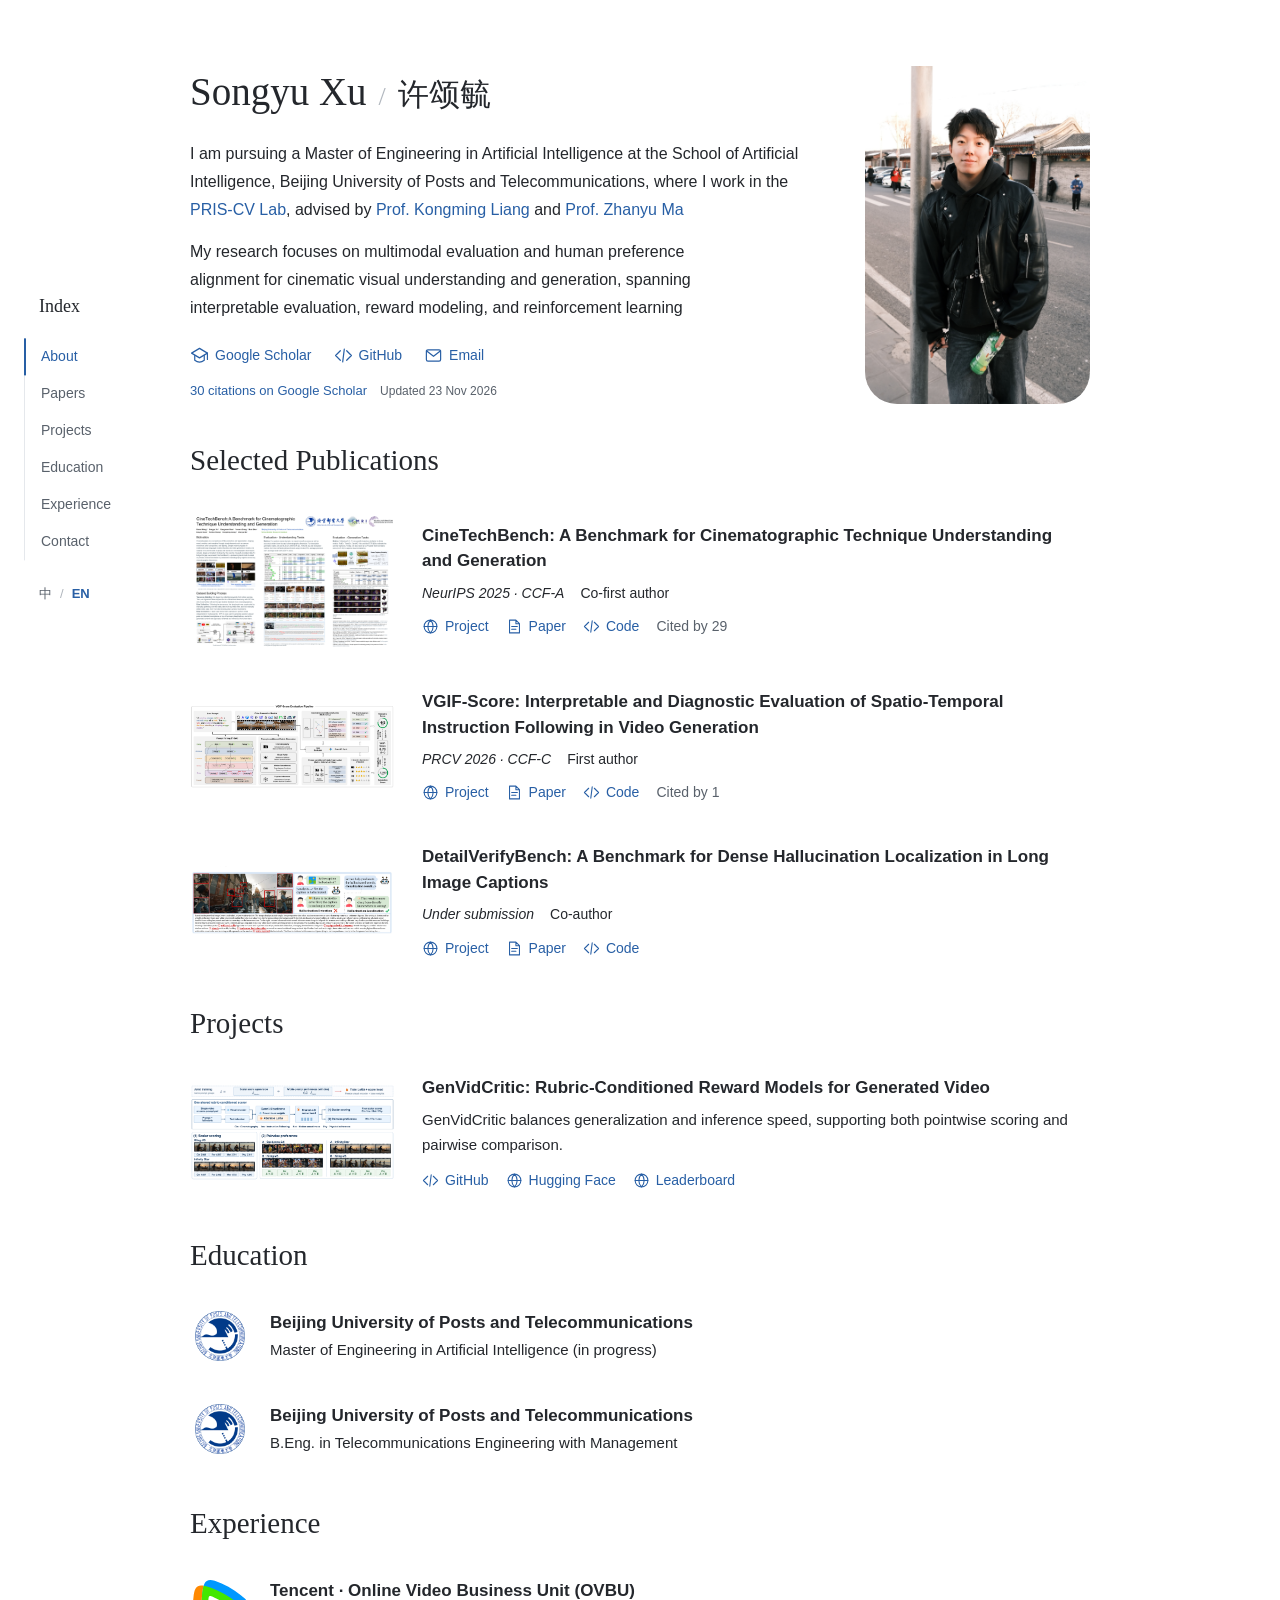
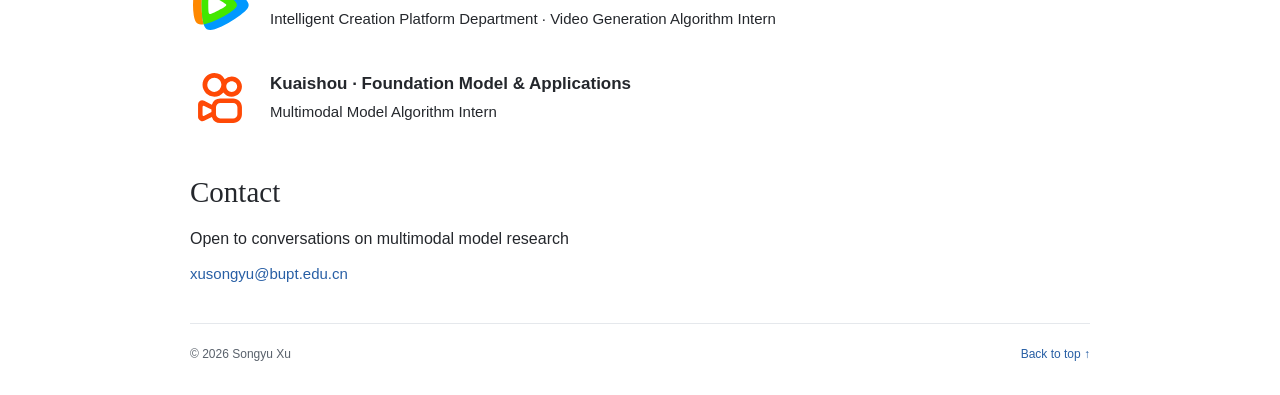
<file: index.html>
<!doctype html>
<html lang="en">
<head>
  <meta charset="utf-8">
  <meta name="viewport" content="width=device-width, initial-scale=1">
  <title>Songyu Xu - Homepage</title>
  <meta name="description" content="Songyu Xu is a PRIS-CV Lab master’s student at Beijing University of Posts and Telecommunications, researching multimodal evaluation and human preference alignment for cinematic visual understanding and generation.">
  <meta name="author" content="Songyu Xu | 许颂毓">
  <meta name="color-scheme" content="light">
  <meta name="robots" content="max-image-preview:large">
  <link rel="canonical" href="https://notyourkev.github.io/">
  <link rel="icon" href="/assets/songyu-xu-icon.png" type="image/png" sizes="96x96">
  <meta property="og:type" content="website">
  <meta property="og:url" content="https://notyourkev.github.io/">
  <meta property="og:site_name" content="Songyu Xu">
  <meta property="og:title" content="Songyu Xu - Homepage">
  <meta property="og:description" content="Songyu Xu is a PRIS-CV Lab master’s student at Beijing University of Posts and Telecommunications, researching multimodal evaluation and human preference alignment for cinematic visual understanding and generation.">
  <meta property="og:image" content="https://notyourkev.github.io/assets/songyu-xu-portrait.jpg">
  <meta property="og:image:alt" content="Portrait of Songyu Xu">
  <script type="application/ld+json">
  {
    "@context": "https://schema.org",
    "@graph": [
      {
        "@type": "WebSite",
        "@id": "https://notyourkev.github.io/#website",
        "url": "https://notyourkev.github.io/",
        "name": "Songyu Xu",
        "alternateName": "许颂毓"
      },
      {
        "@type": "ProfilePage",
        "url": "https://notyourkev.github.io/",
        "name": "Songyu Xu - Homepage",
        "isPartOf": { "@id": "https://notyourkev.github.io/#website" },
        "primaryImageOfPage": { "@type": "ImageObject", "contentUrl": "https://notyourkev.github.io/assets/songyu-xu-portrait.jpg" },
        "mainEntity": {
          "@type": "Person",
          "name": "Songyu Xu",
          "alternateName": "许颂毓",
          "image": "https://notyourkev.github.io/assets/songyu-xu-portrait.jpg"
        }
      }
    ]
  }
  </script>
  <link rel="stylesheet" href="styles.css?v=20261116-bio">
</head>
<body>
  <a class="skip-link" href="#about" data-zh="跳至正文" data-en="Skip to content">Skip to content</a>
  <svg class="icon-definitions" xmlns="http://www.w3.org/2000/svg" aria-hidden="true">
    <symbol id="icon-scholar" viewBox="0 0 24 24"><path d="m2 9 10-6 10 6-10 6L2 9Z"/><path d="M6 12v6c4 3 8 3 12 0v-6M22 9v8"/></symbol>
    <symbol id="icon-mail" viewBox="0 0 24 24"><rect x="3" y="5" width="18" height="14" rx="2"/><path d="m3 6 9 7 9-7"/></symbol>
    <symbol id="icon-code" viewBox="0 0 24 24"><path d="m8 6-6 6 6 6m8-12 6 6-6 6m-3-14-2 16"/></symbol>
    <symbol id="icon-paper" viewBox="0 0 24 24"><path d="M14 3H5v18h14V8l-5-5Zm0 0v5h5M8 12h8m-8 4h6"/></symbol>
    <symbol id="icon-globe" viewBox="0 0 24 24"><circle cx="12" cy="12" r="9"/><path d="M3 12h18M12 3c5 5 5 13 0 18-5-5-5-13 0-18Z"/></symbol>
  </svg>

  <aside class="site-header" aria-label="Page navigation">
    <div class="header-inner">
      <a class="brand" href="#about" data-zh="目录" data-en="Index">Index</a>
      <nav aria-label="Page sections">
        <a href="#about" class="active" aria-current="location" data-zh="个人简介" data-en="About">About</a>
        <a href="#publications" data-zh="代表论文" data-en="Papers">Papers</a>
        <a href="#projects" data-zh="项目" data-en="Projects">Projects</a>
        <a href="#education" data-zh="教育背景" data-en="Education">Education</a>
        <a href="#experience" data-zh="实习经历" data-en="Experience">Experience</a>
        <a href="#contact" data-zh="联系" data-en="Contact">Contact</a>
      </nav>
      <div class="language-switch" role="group" aria-label="Language selection">
        <button type="button" data-lang="zh" aria-pressed="false">中</button>
        <span aria-hidden="true">/</span>
        <button type="button" class="active" data-lang="en" aria-pressed="true">EN</button>
      </div>
    </div>
  </aside>

  <main id="top" class="container">
    <section id="about" class="intro" aria-labelledby="profile-title">
      <div class="intro-copy">
        <h1 id="profile-title"><span data-zh="许颂毓" data-en="Songyu Xu">Songyu Xu</span><span class="name-divider" aria-hidden="true">/</span><small data-zh="Songyu Xu" data-en="许颂毓">许颂毓</small></h1>
        <p class="intro-bio"><span data-zh="我在北京邮电大学人工智能学院攻读人工智能专业工学硕士学位，在 " data-en="I am pursuing a Master of Engineering in Artificial Intelligence at the School of Artificial Intelligence, Beijing University of Posts and Telecommunications, where I work in the ">I am pursuing a Master of Engineering in Artificial Intelligence at the School of Artificial Intelligence, Beijing University of Posts and Telecommunications, where I work in the </span><a href="https://github.com/PRIS-CV" target="_blank" rel="noreferrer">PRIS-CV Lab</a><span data-zh=" 开展研究，导师为" data-en=", advised by ">, advised by </span><a href="https://griffinliang.github.io/" target="_blank" rel="noreferrer" data-zh="梁孔明教授" data-en="Prof. Kongming Liang">Prof. Kongming Liang</a><span data-zh="和" data-en=" and "> and </span><a href="https://zhanyuma.cn/index.html" target="_blank" rel="noreferrer" data-zh="马占宇教授" data-en="Prof. Zhanyu Ma">Prof. Zhanyu Ma</a></p>
        <p class="intro-interests" data-zh="主要研究方向为面向影视视觉理解与生成的多模态评测与人类偏好对齐，研究内容涵盖可解释评测、奖励建模与强化学习" data-en="My research focuses on multimodal evaluation and human preference alignment for cinematic visual understanding and generation, spanning interpretable evaluation, reward modeling, and reinforcement learning">My research focuses on multimodal evaluation and human preference alignment for cinematic visual understanding and generation, spanning interpretable evaluation, reward modeling, and reinforcement learning</p>
        <div class="profile-links">
          <a href="https://scholar.google.com/citations?user=dPrvOpQAAAAJ&amp;hl=zh-CN" target="_blank" rel="noreferrer"><svg class="icon" aria-hidden="true"><use href="#icon-scholar"/></svg>Google Scholar</a>
          <a href="https://github.com/notyourkev" target="_blank" rel="noreferrer"><svg class="icon" aria-hidden="true"><use href="#icon-code"/></svg>GitHub</a>
          <a href="mailto:xusongyu@bupt.edu.cn"><svg class="icon" aria-hidden="true"><use href="#icon-mail"/></svg>Email</a>
        </div>
        <p class="scholar-summary" hidden><a class="scholar-total" href="https://scholar.google.com/citations?user=dPrvOpQAAAAJ&amp;hl=zh-CN" target="_blank" rel="noreferrer"></a><span class="scholar-updated"></span></p>
      </div>
      <figure class="profile-portrait"><img class="portrait" src="assets/portrait-half-body.jpg?v=2" alt="Portrait of Songyu Xu" width="2022" height="3035" fetchpriority="high"></figure>
    </section>

    <section id="publications" class="content-section" aria-labelledby="publications-title">
      <h2 id="publications-title" data-zh="代表论文" data-en="Selected Publications">Selected Publications</h2>
      <article class="publication" data-paper-title="CineTechBench: A Benchmark for Cinematographic Technique Understanding and Generation">
        <button type="button" class="paper-image" data-figure aria-label="View figure"><img src="assets/cinetech-poster.png" alt="CineTechBench 论文海报" loading="lazy"></button>
        <div class="paper-copy">
          <h3><a href="https://pris-cv.github.io/CineTechBench/" target="_blank" rel="noreferrer">CineTechBench: A Benchmark for Cinematographic Technique Understanding and Generation</a></h3>
          <p class="paper-meta"><span>NeurIPS 2025 · CCF-A</span><span data-zh="共同第一作者" data-en="Co-first author">Co-first author</span></p>
          <div class="paper-links"><a href="https://pris-cv.github.io/CineTechBench/" target="_blank" rel="noreferrer"><svg class="icon" aria-hidden="true"><use href="#icon-globe"/></svg>Project</a><a href="https://arxiv.org/abs/2505.15145" target="_blank" rel="noreferrer"><svg class="icon" aria-hidden="true"><use href="#icon-paper"/></svg>Paper</a><a href="https://github.com/PRIS-CV/CineTechBench" target="_blank" rel="noreferrer"><svg class="icon" aria-hidden="true"><use href="#icon-code"/></svg>Code</a><a class="paper-citations" hidden target="_blank" rel="noreferrer"></a></div>
        </div>
      </article>
      <article class="publication" data-paper-title="VGIF-Score: Interpretable and Diagnostic Evaluation of Spatio-Temporal Instruction Following in Video Generation">
        <button type="button" class="paper-image" data-figure aria-label="View figure"><img src="assets/vgif-pipeline.png" alt="VGIF-Score 评测流程图" loading="lazy"></button>
        <div class="paper-copy">
          <h3><a href="https://pris-cv.github.io/VGIF-SCORE/" target="_blank" rel="noreferrer">VGIF-Score: Interpretable and Diagnostic Evaluation of Spatio-Temporal Instruction Following in Video Generation</a></h3>
          <p class="paper-meta"><span>PRCV 2026 · CCF-C</span><span data-zh="第一作者" data-en="First author">First author</span></p>
          <div class="paper-links"><a href="https://pris-cv.github.io/VGIF-SCORE/" target="_blank" rel="noreferrer"><svg class="icon" aria-hidden="true"><use href="#icon-globe"/></svg>Project</a><a href="https://arxiv.org/abs/2607.13527" target="_blank" rel="noreferrer"><svg class="icon" aria-hidden="true"><use href="#icon-paper"/></svg>Paper</a><a href="https://github.com/PRIS-CV/VGIF-SCORE" target="_blank" rel="noreferrer"><svg class="icon" aria-hidden="true"><use href="#icon-code"/></svg>Code</a><a class="paper-citations" hidden target="_blank" rel="noreferrer"></a></div>
        </div>
      </article>
      <article class="publication" data-paper-title="DetailVerifyBench: A Benchmark for Dense Hallucination Localization in Long Image Captions">
        <button type="button" class="paper-image" data-figure aria-label="View figure"><img src="assets/detailverify-teaser.png" alt="DetailVerifyBench 幻觉定位示意图" loading="lazy"></button>
        <div class="paper-copy">
          <h3><a href="https://zyx-hhnkh.github.io/DetailVerifyBench/" target="_blank" rel="noreferrer">DetailVerifyBench: A Benchmark for Dense Hallucination Localization in Long Image Captions</a></h3>
          <p class="paper-meta"><span data-zh="在投" data-en="Under submission">Under submission</span><span data-zh="共同作者" data-en="Co-author">Co-author</span></p>
          <div class="paper-links"><a href="https://zyx-hhnkh.github.io/DetailVerifyBench/" target="_blank" rel="noreferrer"><svg class="icon" aria-hidden="true"><use href="#icon-globe"/></svg>Project</a><a href="https://arxiv.org/abs/2604.05623" target="_blank" rel="noreferrer"><svg class="icon" aria-hidden="true"><use href="#icon-paper"/></svg>Paper</a><a href="https://github.com/zyx-hhnkh/DetailVerifyBench" target="_blank" rel="noreferrer"><svg class="icon" aria-hidden="true"><use href="#icon-code"/></svg>Code</a><a class="paper-citations" hidden target="_blank" rel="noreferrer"></a></div>
        </div>
      </article>
    </section>

    <section id="projects" class="content-section" aria-labelledby="projects-title">
      <h2 id="projects-title" data-zh="项目" data-en="Projects">Projects</h2>
      <article class="publication" id="genvidcritic">
        <button type="button" class="paper-image" data-figure aria-label="View figure"><img src="assets/genvidcritic-architecture.png" alt="GenVidCritic architecture for training video reward models" loading="lazy"></button>
        <div class="paper-copy">
          <h3><a href="https://github.com/notyourkev/GenVidCritic" target="_blank" rel="noreferrer">GenVidCritic: Rubric-Conditioned Reward Models for Generated Video</a></h3>
          <p class="role" data-zh="GenVidCritic 兼顾泛化性能与推理速度，支持单视频评分（pointwise）和成对比较（pairwise）。" data-en="GenVidCritic balances generalization and inference speed, supporting both pointwise scoring and pairwise comparison.">GenVidCritic balances generalization and inference speed, supporting both pointwise scoring and pairwise comparison.</p>
          <div class="paper-links"><a href="https://github.com/notyourkev/GenVidCritic" target="_blank" rel="noreferrer"><svg class="icon" aria-hidden="true"><use href="#icon-code"/></svg>GitHub</a><a href="https://huggingface.co/Notyourkev/GenVidCritic-4B" target="_blank" rel="noreferrer"><svg class="icon" aria-hidden="true"><use href="#icon-globe"/></svg>Hugging Face</a><a href="https://notyourkev.github.io/GenVidCritic/" target="_blank" rel="noreferrer"><svg class="icon" aria-hidden="true"><use href="#icon-globe"/></svg>Leaderboard</a></div>
        </div>
      </article>
    </section>

    <section id="education" class="content-section" aria-labelledby="education-title">
      <h2 id="education-title" data-zh="教育背景" data-en="Education">Education</h2>
      <article class="experience education-entry">
        <a class="company-mark bupt-mark" href="https://www.bupt.edu.cn/" target="_blank" rel="noreferrer" aria-label="北京邮电大学官网"><img src="assets/bupt-logo.png" alt="北京邮电大学校徽" width="316" height="316"></a>
        <div>
          <h3 data-zh="北京邮电大学" data-en="Beijing University of Posts and Telecommunications">Beijing University of Posts and Telecommunications</h3>
          <p class="role" data-zh="人工智能 · 工学硕士（在读）" data-en="Master of Engineering in Artificial Intelligence (in progress)">Master of Engineering in Artificial Intelligence (in progress)</p>
        </div>
      </article>
      <article class="experience education-entry">
        <a class="company-mark bupt-mark" href="https://www.bupt.edu.cn/" target="_blank" rel="noreferrer" aria-label="北京邮电大学官网"><img src="assets/bupt-logo.png" alt="北京邮电大学校徽" width="316" height="316"></a>
        <div>
          <h3 data-zh="北京邮电大学" data-en="Beijing University of Posts and Telecommunications">Beijing University of Posts and Telecommunications</h3>
          <p class="role" data-zh="电信工程及管理 · 工学学士" data-en="B.Eng. in Telecommunications Engineering with Management">B.Eng. in Telecommunications Engineering with Management</p>
        </div>
      </article>
    </section>

    <section id="experience" class="content-section" aria-labelledby="experience-title">
      <h2 id="experience-title" data-zh="实习经历" data-en="Experience">Experience</h2>
      <article class="experience">
        <span class="company-mark tencent-mark"><img src="assets/tencent-video-logo.svg" alt="腾讯视频 logo" loading="lazy"></span>
        <div>
          <h3 data-zh="腾讯 · OVBU" data-en="Tencent · Online Video Business Unit (OVBU)">Tencent · Online Video Business Unit (OVBU)</h3>
          <p class="role" data-zh="智能创作平台部 · 视频生成算法实习生" data-en="Intelligent Creation Platform Department · Video Generation Algorithm Intern">Intelligent Creation Platform Department · Video Generation Algorithm Intern</p>
        </div>
      </article>
      <article class="experience">
        <span class="company-mark kuaishou-mark"><img src="assets/kuaishou-logo.svg" alt="快手 logo" loading="lazy"></span>
        <div>
          <h3 data-zh="快手 · 基础大模型与应用部" data-en="Kuaishou · Foundation Model & Applications">Kuaishou · Foundation Model &amp; Applications</h3>
          <p class="role" data-zh="多模态大模型算法实习生" data-en="Multimodal Model Algorithm Intern">Multimodal Model Algorithm Intern</p>
        </div>
      </article>
    </section>

    <section id="contact" class="content-section contact" aria-labelledby="contact-title">
      <h2 id="contact-title" data-zh="联系" data-en="Contact">Contact</h2>
      <p data-zh="欢迎交流多模态大模型相关研究" data-en="Open to conversations on multimodal model research">Open to conversations on multimodal model research</p>
      <a href="mailto:xusongyu@bupt.edu.cn">xusongyu@bupt.edu.cn</a>
    </section>
    <footer><span>© <span id="year"></span> Songyu Xu</span><a href="#about" data-zh="返回顶部 ↑" data-en="Back to top ↑">Back to top ↑</a></footer>
  </main>
  <dialog class="figure-dialog" aria-labelledby="figure-caption"><button type="button" class="dialog-close" aria-label="Close / 关闭">×</button><figure><img id="figure-image" alt=""><figcaption id="figure-caption"></figcaption></figure></dialog>
  <script src="script.js?v=20261127-projects"></script>
</body>
</html>
</file>
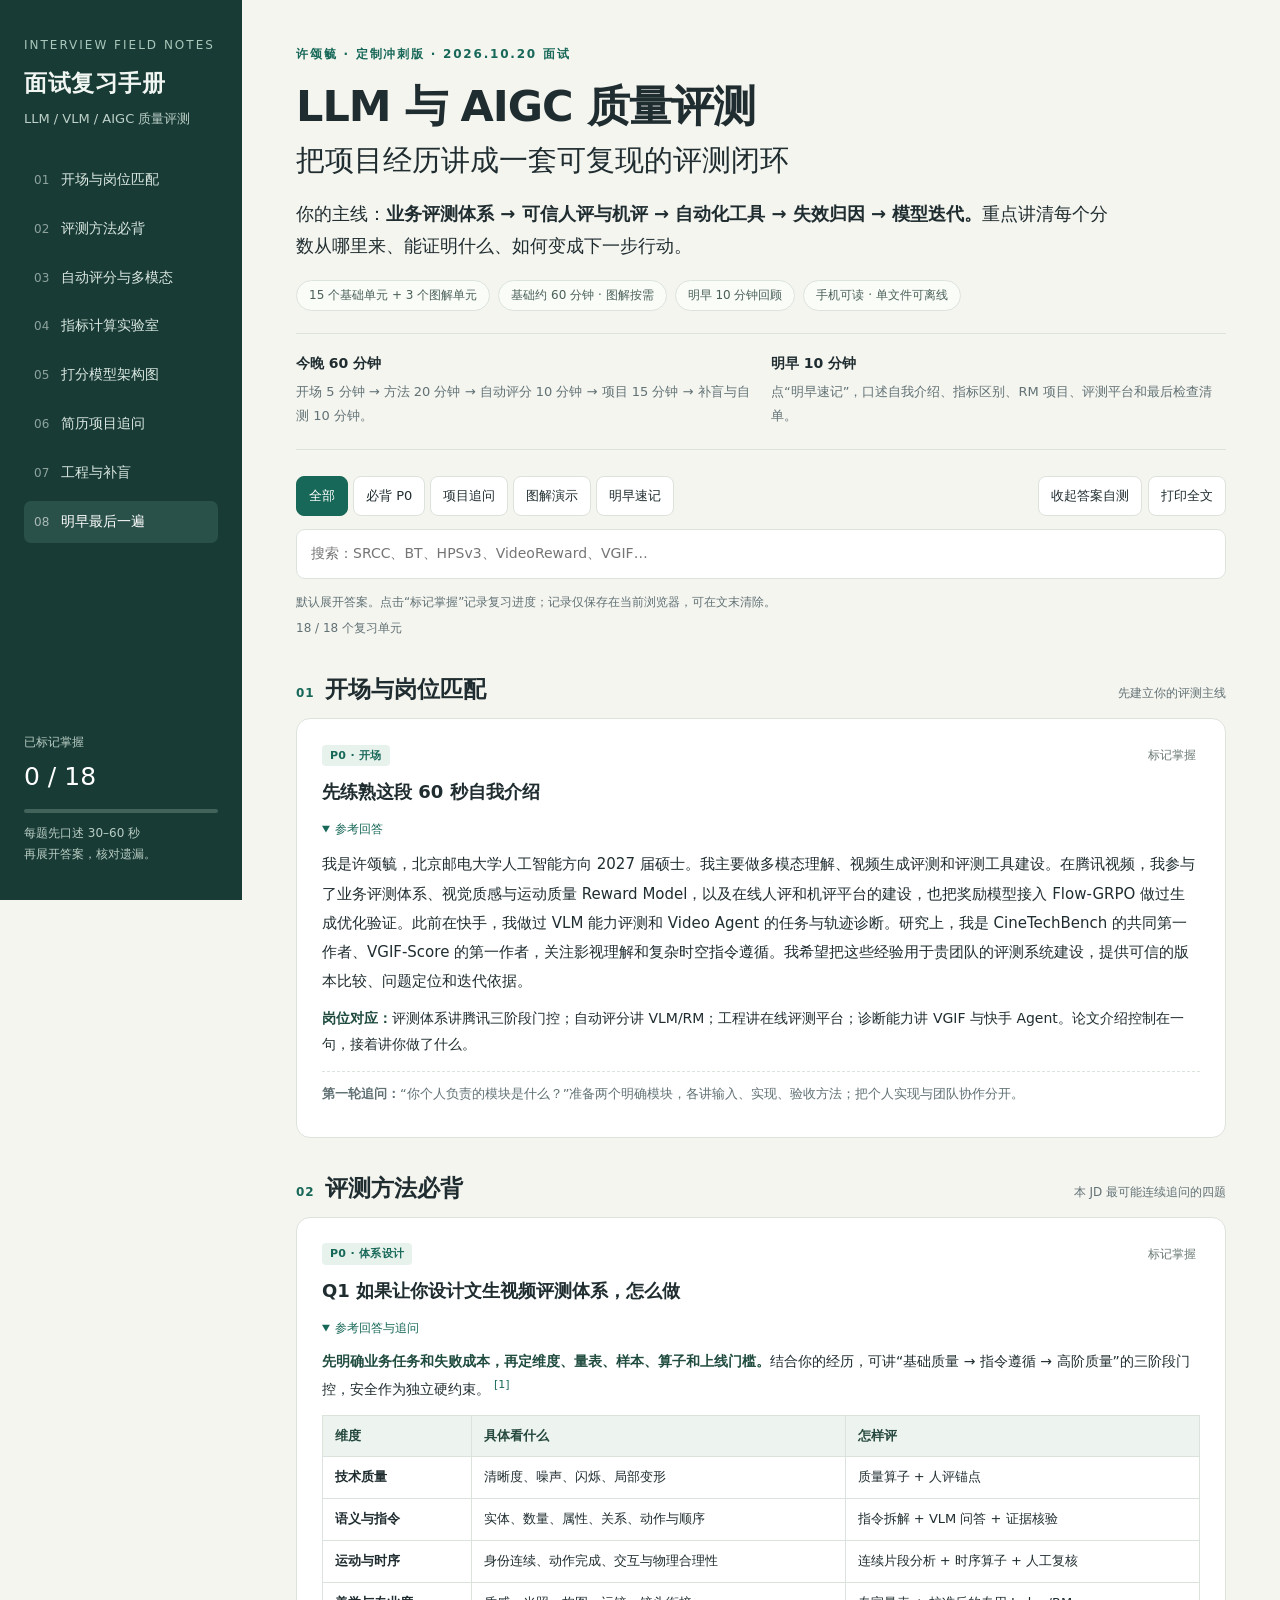
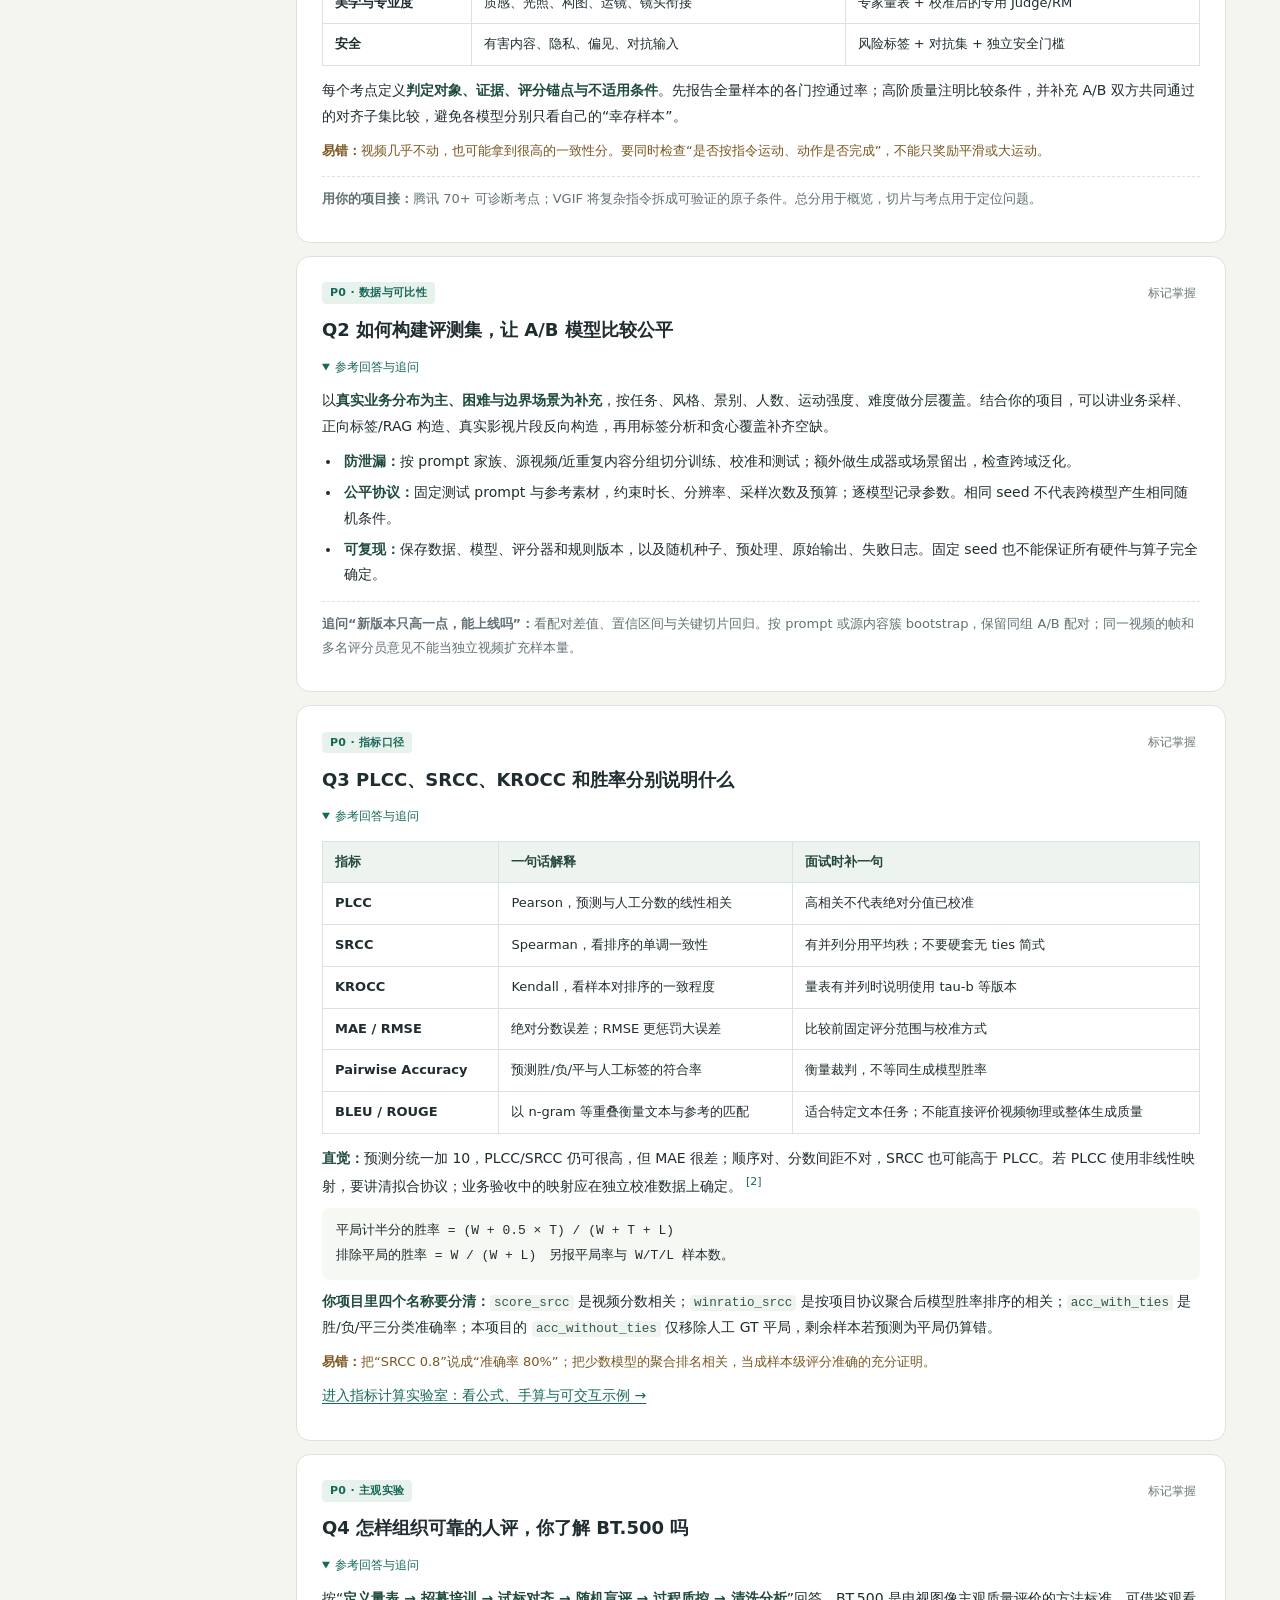
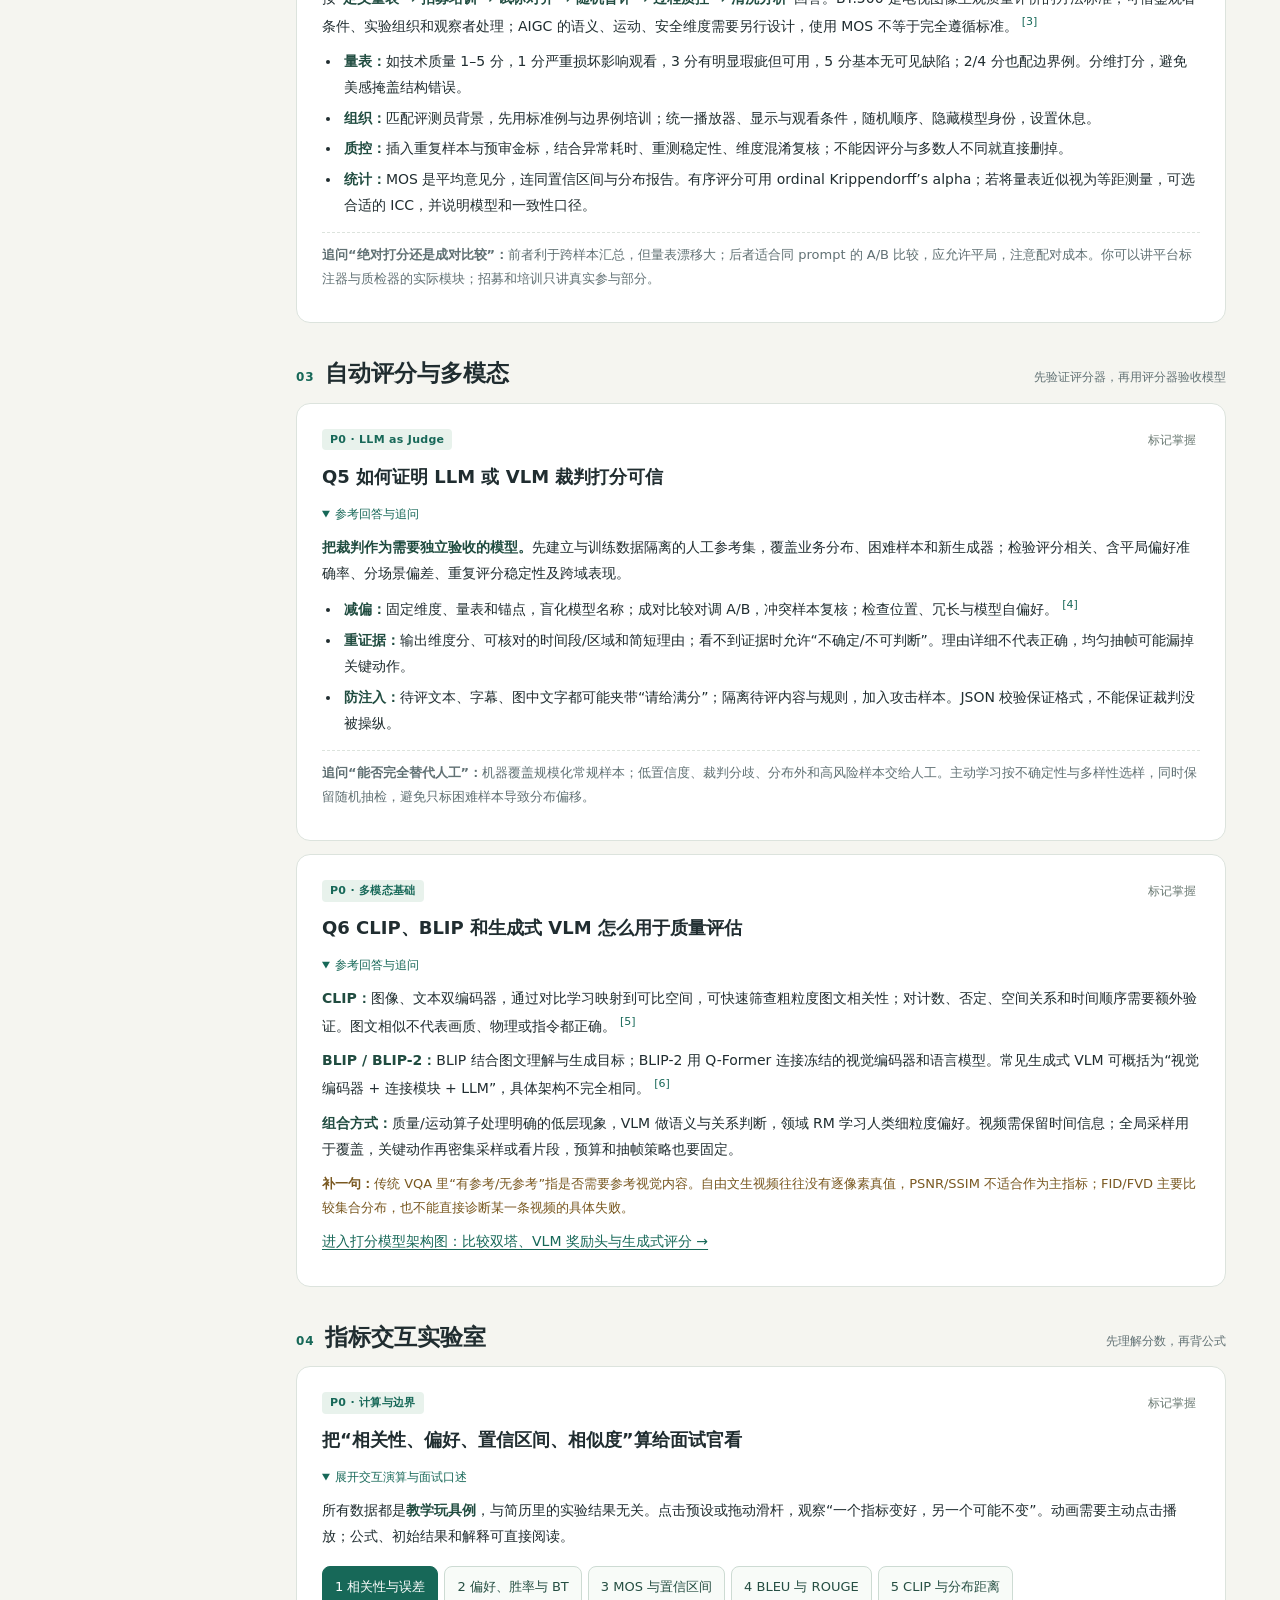
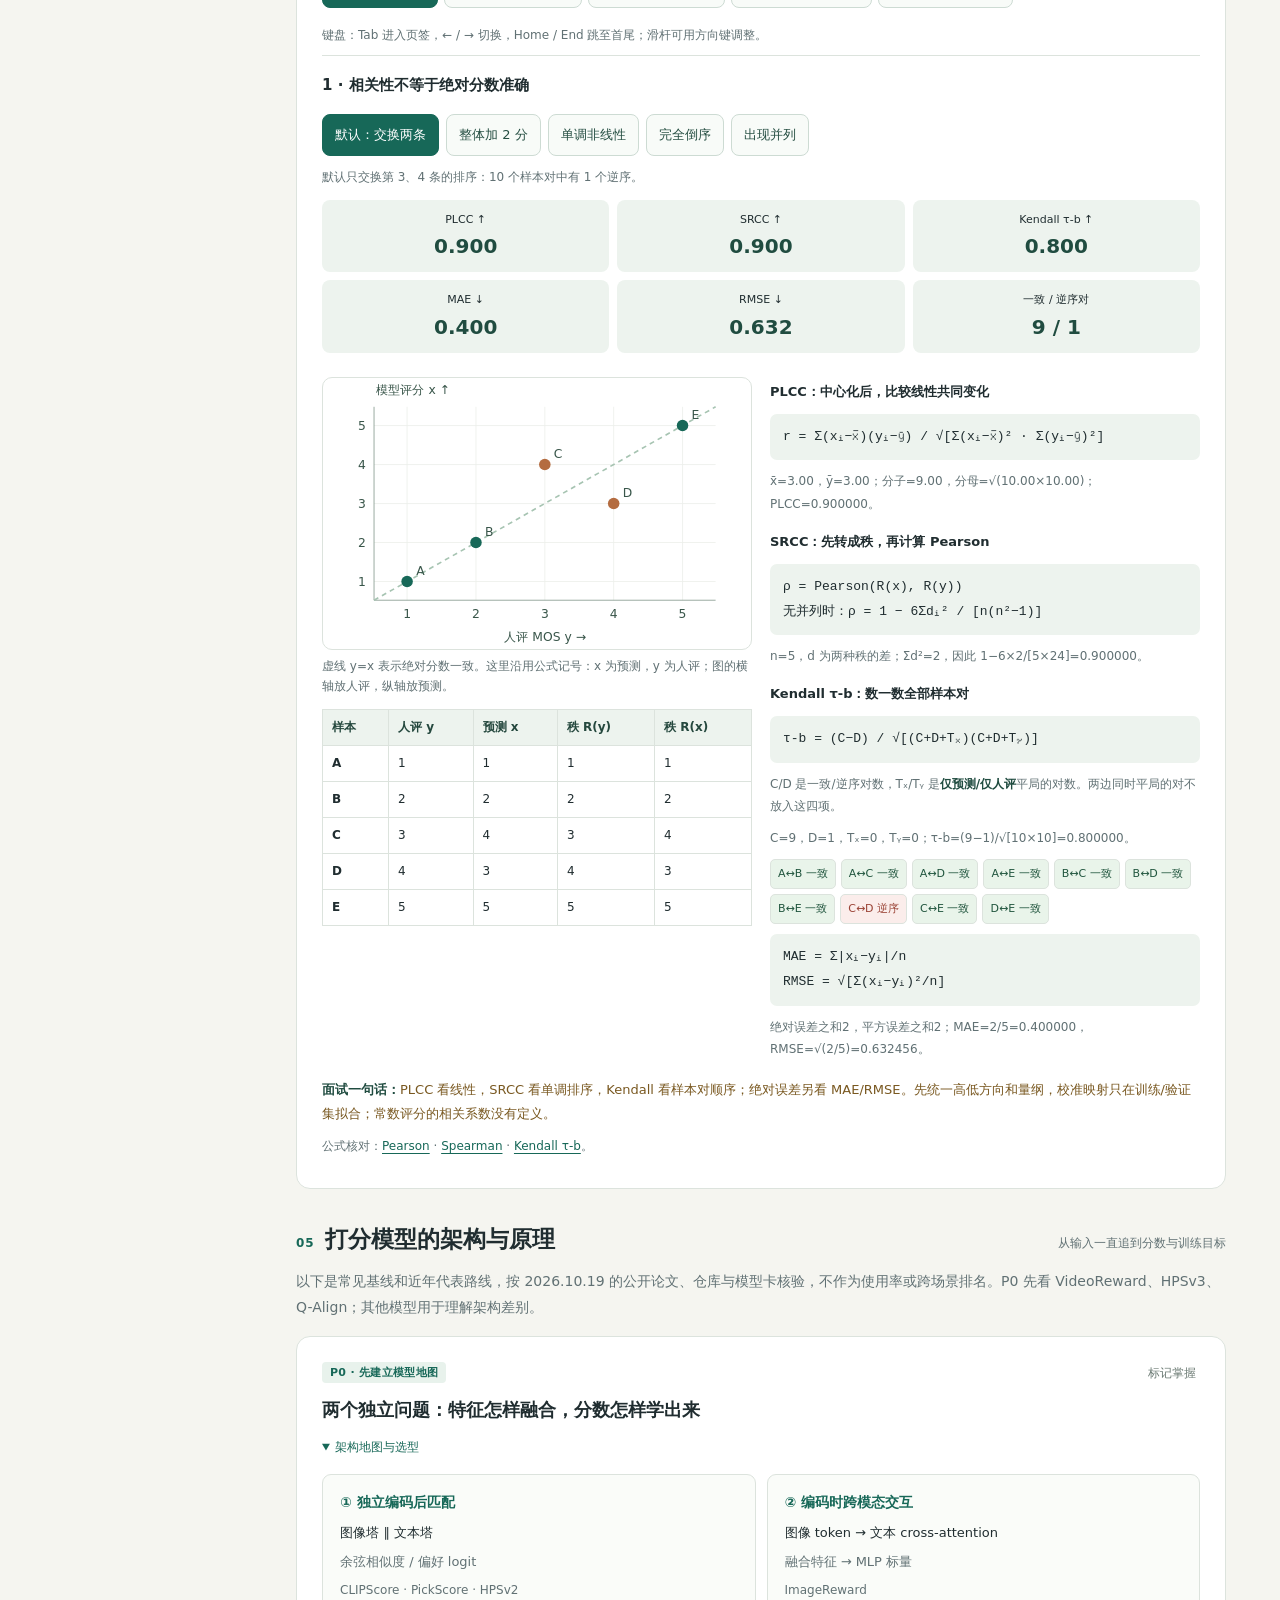
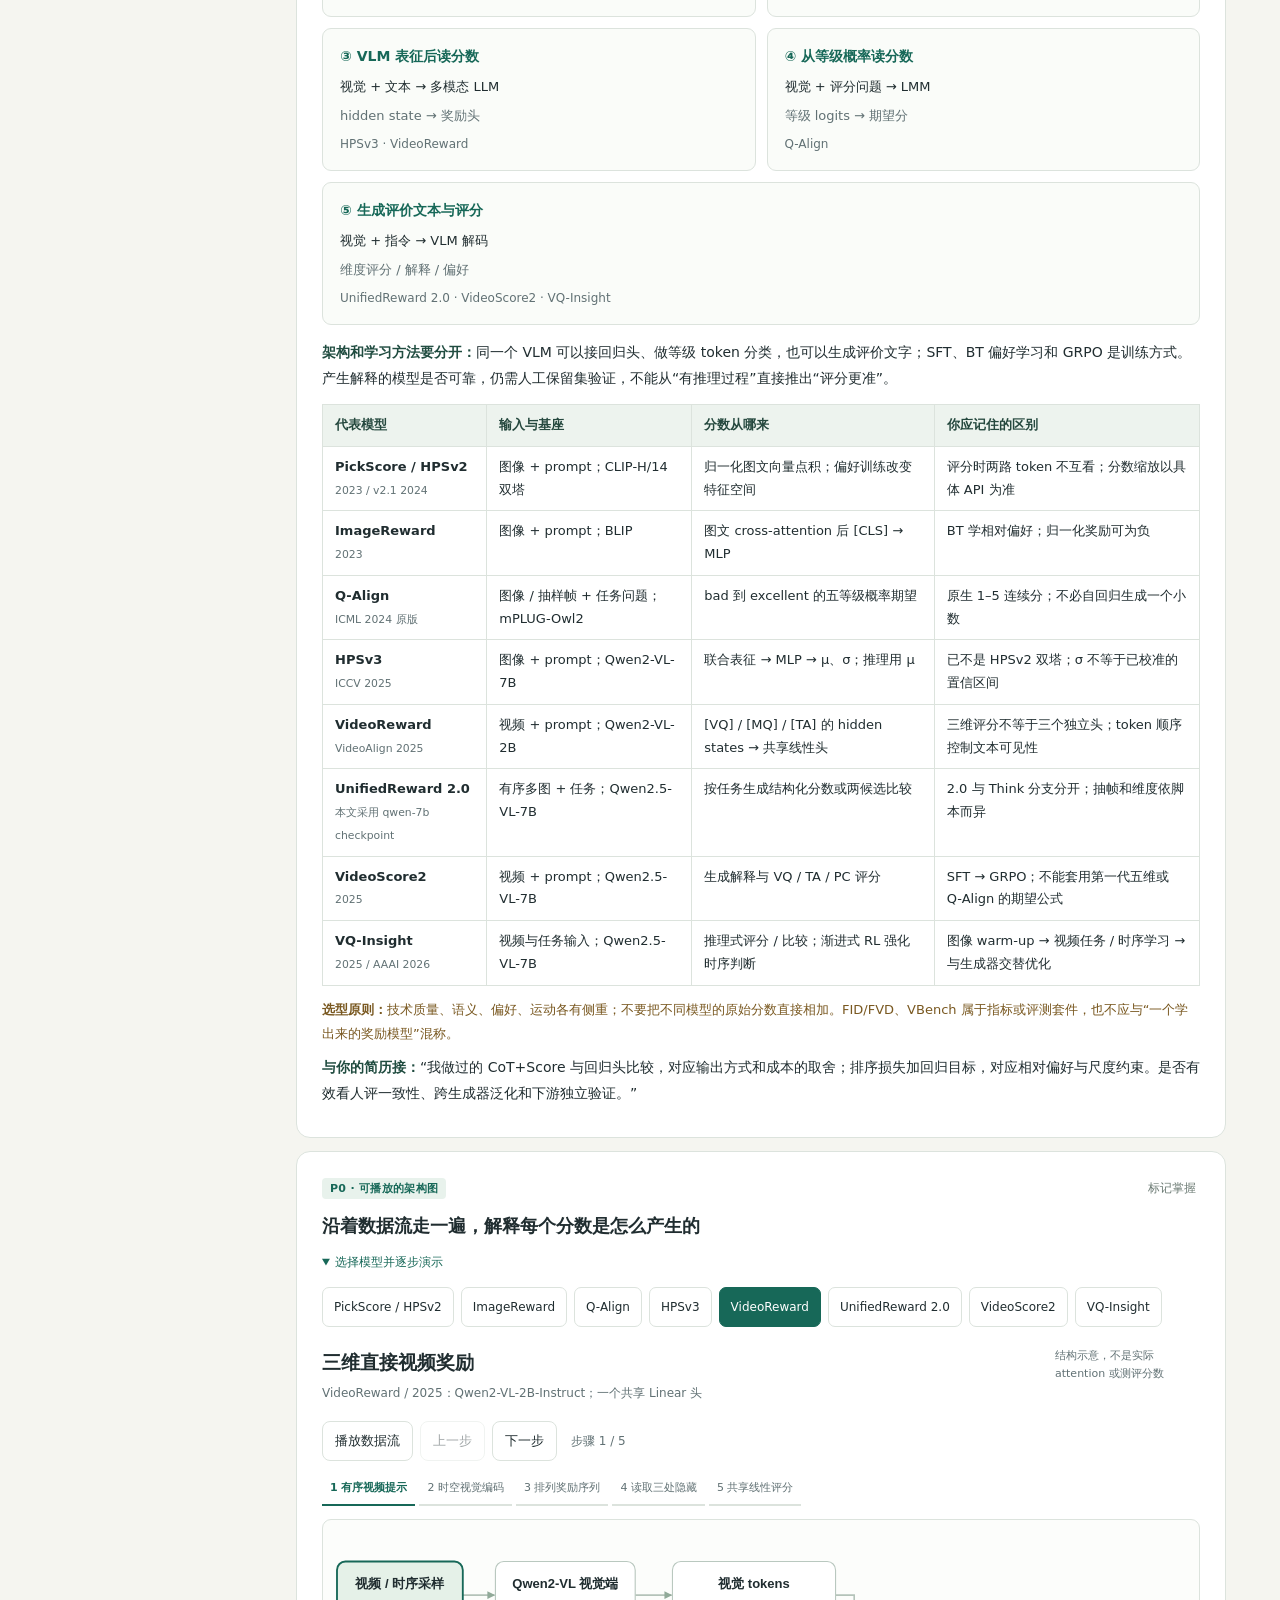
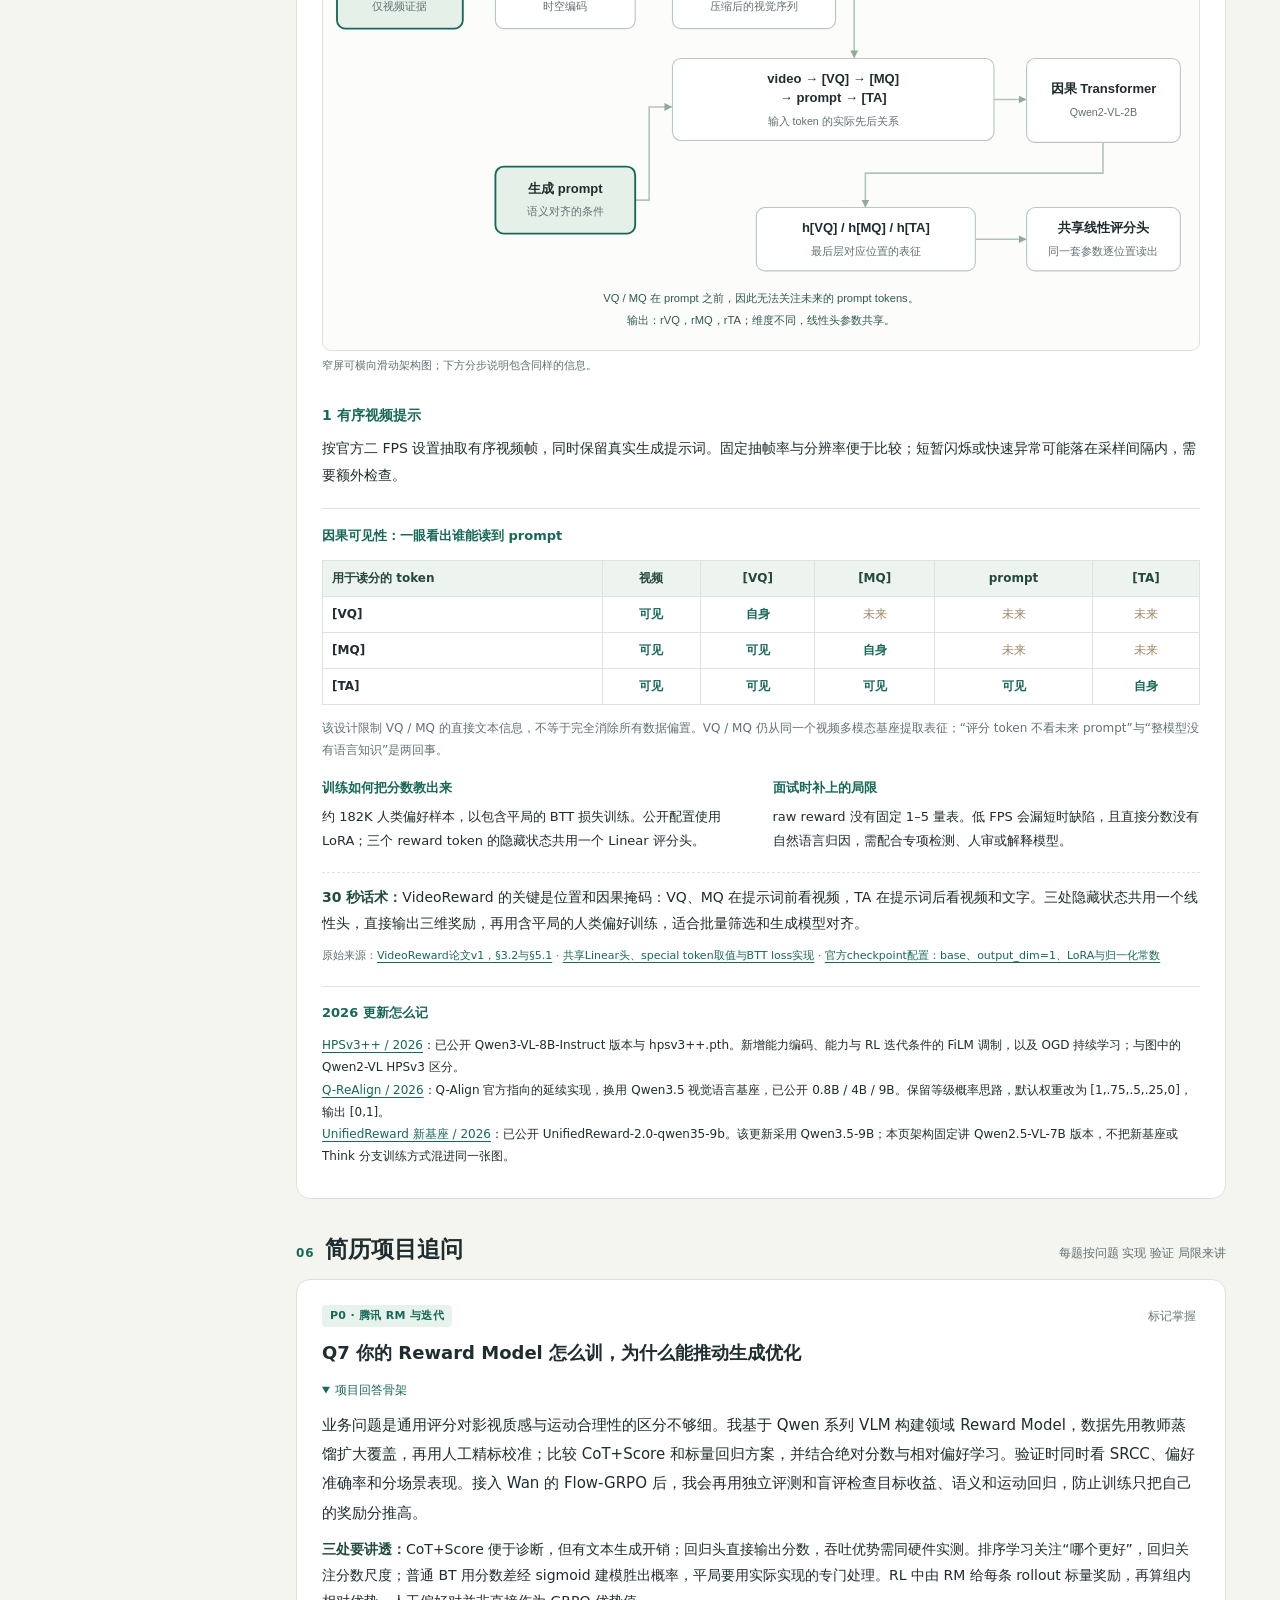
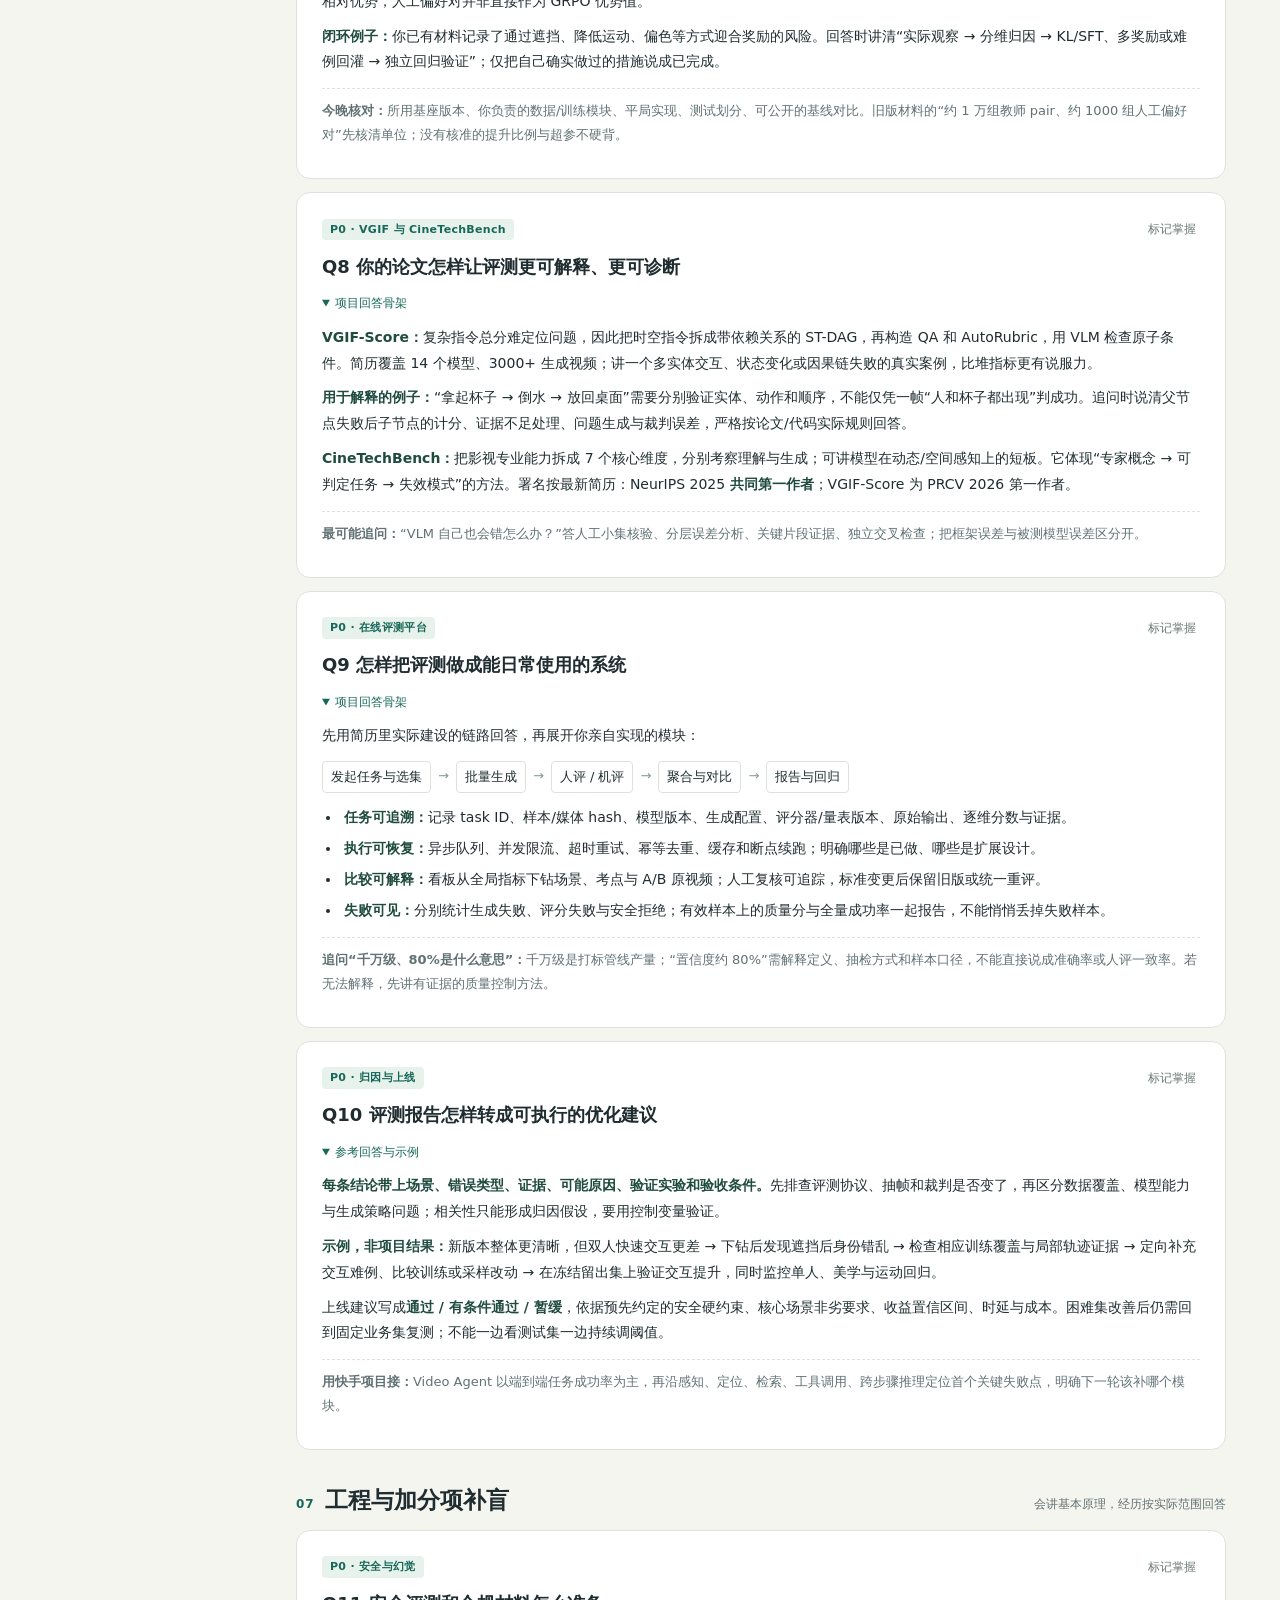
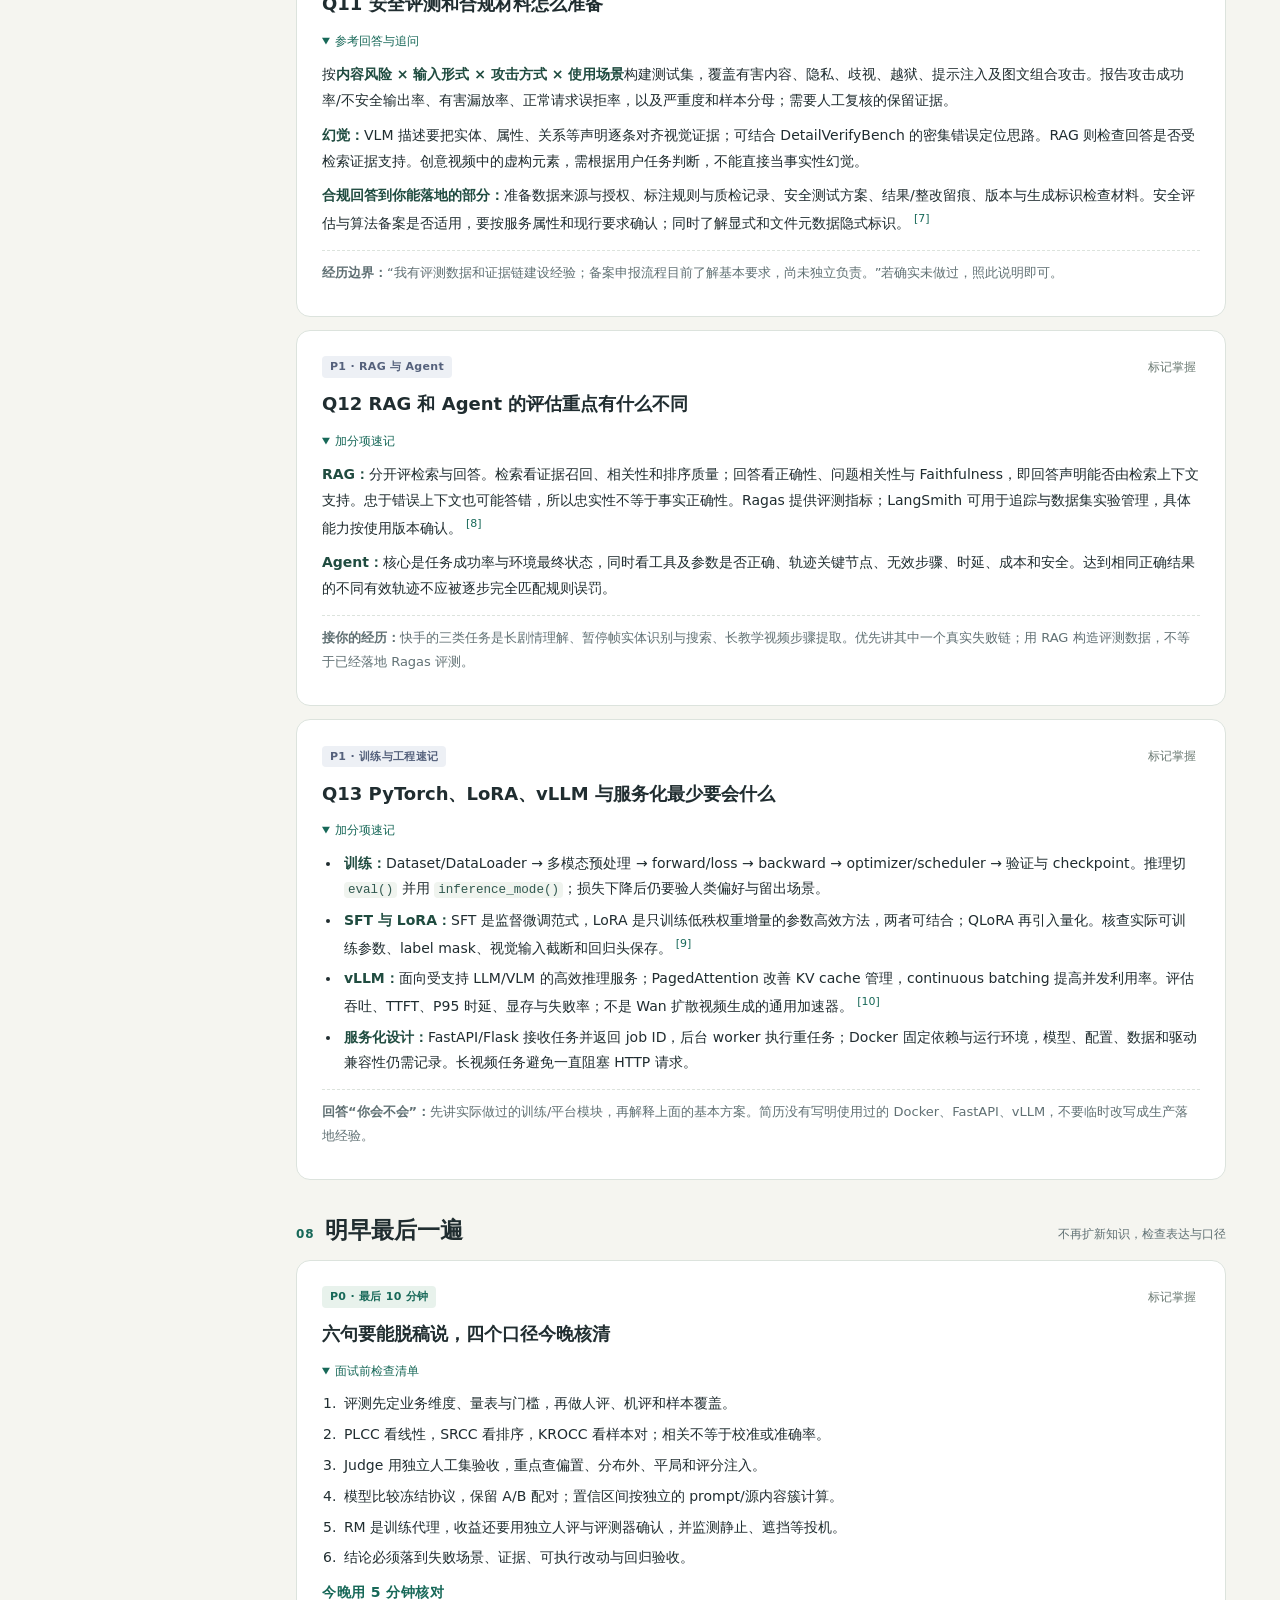
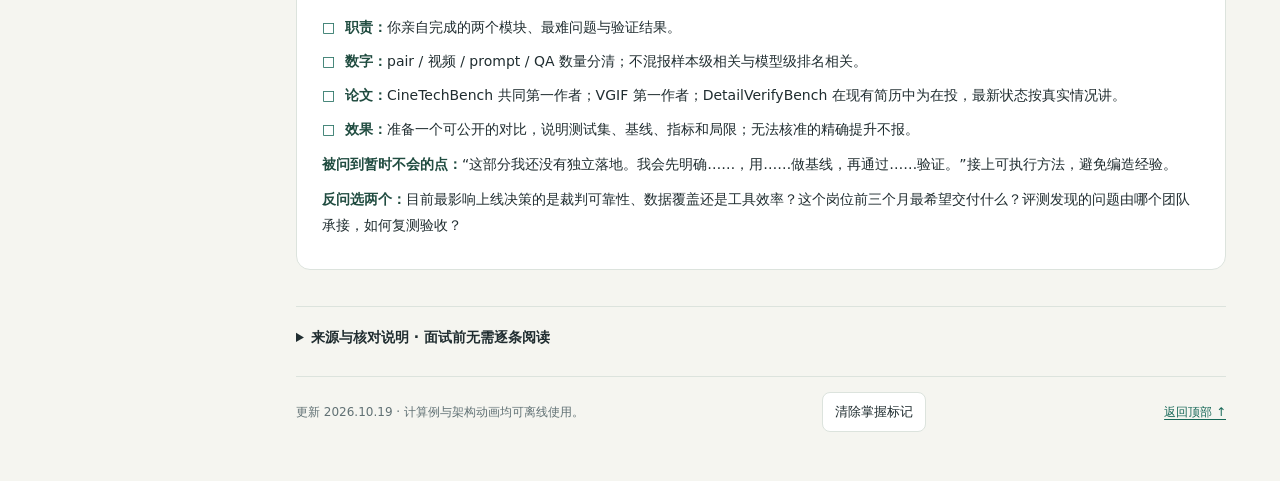
<file: interview/index.html>
<!DOCTYPE html>
<html lang="zh-CN">
<head>
<meta charset="utf-8">
<meta name="viewport" content="width=device-width, initial-scale=1">
<meta name="robots" content="noindex, nofollow">
<meta name="theme-color" content="#183b36">
<meta name="description" content="根据许颂毓简历与LLM/VLM/AIGC质量评测岗位JD定制的面试冲刺手册。">
<title>LLM 与 AIGC 质量评测岗位 · 面试复习手册</title>
<style>
:root{--bg:#f5f5f0;--paper:#fff;--ink:#202d30;--muted:#617174;--accent:#176858;--accent-bg:#e8f2ec;--line:#dce3dd;--nav:#183b36;--warm:#88602a;--warm-bg:#faf3e6;--radius:14px}
*{box-sizing:border-box}html{scroll-behavior:smooth;scroll-padding-top:24px}body{margin:0;background:var(--bg);color:var(--ink);font-family:"Microsoft YaHei","PingFang SC","Noto Sans CJK SC",system-ui,sans-serif;font-size:16px;line-height:1.85}a{color:var(--accent);text-underline-offset:3px}button,input{font:inherit}button{cursor:pointer}button:focus-visible,a:focus-visible,input:focus-visible,summary:focus-visible{outline:3px solid #d19e38;outline-offset:4px}[hidden]{display:none!important}
.shell{display:grid;grid-template-columns:242px minmax(0,1fr);max-width:1500px;margin:auto;min-height:100vh}.sidebar{background:var(--nav);color:#f1f6f2;padding:34px 24px;position:sticky;top:0;height:100vh;display:flex;flex-direction:column}.brand{font-size:12px;letter-spacing:2px;color:#a9c7ba}.sidebar h2{font-size:23px;line-height:1.5;margin:10px 0 6px;letter-spacing:.5px}.sidebar .sub{font-size:13px;color:#bdd0c7;margin:0 0 28px}.nav{display:grid;gap:7px}.nav a{color:#dbe8e1;text-decoration:none;font-size:14px;border-radius:7px;padding:8px 10px;display:flex;gap:12px}.nav a:hover,.nav a[aria-current="location"]{background:#2a5149;color:white}.nav .num{opacity:.6;font-size:12px;padding-top:2px}.side-bottom{margin-top:auto;padding-top:28px;font-size:12px;color:#b9ccc2;line-height:1.8}.side-bottom strong{display:block;font-size:25px;font-weight:500;color:#fff}.progress-track{height:4px;border-radius:10px;background:#41635a;margin:10px 0}.progress-track span{display:block;height:100%;width:0;background:#b7d8ba;border-radius:10px;transition:width .2s}
main{min-width:0;padding:43px 54px 50px;max-width:1150px}.eyebrow{font-size:12px;letter-spacing:1.8px;color:var(--accent);font-weight:700}.hero h1{font-size:clamp(29px,3.4vw,43px);line-height:1.35;letter-spacing:-1px;margin:12px 0 17px;max-width:850px}.hero h1 span{display:block;font-size:.68em;font-weight:500;margin-top:6px;letter-spacing:0}.hero .lead{font-size:18px;max-width:830px;margin:0 0 18px;line-height:1.8}.meta{display:flex;flex-wrap:wrap;gap:8px;margin:18px 0 22px}.chip{display:inline-block;border:1px solid var(--line);border-radius:100px;padding:3px 12px;font-size:12px;background:#fafcf8;color:#4a6059}.plan{display:grid;grid-template-columns:1fr 1fr;gap:20px;padding:17px 0 21px;border-top:1px solid var(--line);border-bottom:1px solid var(--line)}.plan p{margin:0;font-size:13px;color:var(--muted)}.plan b{display:block;color:var(--ink);font-size:14px;margin-bottom:3px}
.toolbar{margin:26px 0 12px;display:flex;gap:9px;flex-wrap:wrap;align-items:center}.filters{display:flex;gap:5px;flex-wrap:wrap}.tool-btn{background:var(--paper);border:1px solid var(--line);border-radius:8px;padding:7px 12px;font-size:13px;color:var(--ink)}.tool-btn:hover{border-color:var(--accent)}.tool-btn[aria-pressed="true"]{background:var(--accent);border-color:var(--accent);color:white}.search{width:100%;margin-top:4px;position:relative}.search input{width:100%;border:1px solid var(--line);border-radius:9px;background:white;padding:11px 14px;font-size:14px;color:var(--ink)}.utility{margin-left:auto;display:flex;gap:6px}.hint,.result-status{color:var(--muted);font-size:12px;margin:4px 0}.result-status{min-height:22px}.section{margin-top:34px;scroll-margin-top:24px}.section-head{display:flex;align-items:baseline;justify-content:space-between;gap:18px;margin-bottom:12px}.section-head h2{font-size:23px;line-height:1.45;margin:0;font-weight:650}.section-head h2 small{font-size:12px;color:var(--accent);font-weight:700;letter-spacing:1px;margin-right:10px}.section-head>span{font-size:12px;color:var(--muted);white-space:nowrap}.section-intro{font-size:14px;color:var(--muted);margin:0 0 15px}
.study-card{background:var(--paper);border:1px solid var(--line);border-radius:var(--radius);padding:22px 25px;margin-bottom:13px;min-width:0}.card-top{display:flex;gap:10px;justify-content:space-between;align-items:center;margin-bottom:9px}.badge{font-size:11px;line-height:1.6;font-weight:650;letter-spacing:.3px;padding:2px 8px;background:var(--accent-bg);color:var(--accent);border-radius:4px}.badge.optional{background:#edf0f5;color:#55617c}.mark{color:#6b7a73;font-size:12px;border:0;padding:3px 4px;background:transparent;white-space:nowrap}.mark[aria-pressed="true"]{color:var(--accent);font-weight:700}.mark[aria-pressed="true"]:before{content:"✓ ";font-weight:700}.study-card h3{font-size:18px;line-height:1.6;margin:0 0 10px}.study-card p{margin:9px 0;font-size:14px}.study-card ul,.study-card ol{padding-left:1.35em;margin:8px 0;font-size:14px}.study-card li{padding-left:3px;margin:5px 0}.study-card strong{font-weight:650;color:#204c40}.answer{margin-top:8px}.answer summary{font-size:12px;color:var(--accent);cursor:pointer;width:fit-content;user-select:none;padding:1px 0}.answer[open] summary{margin-bottom:8px}.oral{font-size:15px!important;line-height:1.95}.followup{color:var(--muted);font-size:13px!important;border-top:1px dashed var(--line);padding-top:10px;margin-top:13px!important}.pitfall{color:#795820;font-size:13px!important}.mini-label{font-weight:650;letter-spacing:.5px;font-size:12px;color:var(--accent);margin-top:14px}.table-wrap{width:100%;overflow-x:auto;margin:12px 0}table{width:100%;border-collapse:collapse;font-size:13px;line-height:1.75;min-width:460px}th{text-align:left;background:#edf3ee;color:#25483e;font-weight:650}td,th{border:1px solid var(--line);padding:9px 12px;vertical-align:top}td:first-child{font-weight:600;min-width:95px}code{font-family:Consolas,"SFMono-Regular",monospace;font-size:.9em;color:#315950;background:#f0f4ef;border-radius:4px;padding:1px 4px;overflow-wrap:anywhere}.formula{font-family:Consolas,"Microsoft YaHei",monospace;font-size:13px!important;line-height:1.9;background:#f6f8f4;padding:11px 14px;border-radius:7px;overflow-wrap:anywhere}.source-ref{font-size:11px;text-decoration:none;margin-left:4px;vertical-align:super}.step-line{display:flex;flex-wrap:wrap;gap:7px;margin:12px 0;font-size:13px}.step-line span{padding:3px 8px;border:1px solid var(--line);border-radius:4px}.step-line i{font-style:normal;color:#8b9b93;padding-top:3px}.checklist{list-style:none!important;padding-left:0!important}.checklist li{position:relative;padding-left:23px;margin:8px 0}.checklist li:before{content:"□";position:absolute;left:0;color:var(--accent)}.empty{padding:35px 20px;text-align:center;color:var(--muted);background:white;border:1px dashed var(--line);border-radius:12px;margin-top:20px}.references{margin-top:36px;border-top:1px solid var(--line);padding-top:18px;font-size:12px;color:var(--muted)}.references summary{cursor:pointer;color:var(--ink);font-size:14px;font-weight:650}.references ol{padding-left:20px;columns:2;column-gap:35px}.references li{margin:9px 0;break-inside:avoid;overflow-wrap:anywhere}.references p{font-size:12px}.bottom{display:flex;gap:15px;justify-content:space-between;align-items:center;font-size:12px;color:var(--muted);margin-top:25px;padding-top:15px;border-top:1px solid var(--line)}.no-js{background:var(--warm-bg);padding:10px;font-size:13px}.sr-only{position:absolute;width:1px;height:1px;padding:0;margin:-1px;overflow:hidden;clip:rect(0,0,0,0);white-space:nowrap;border:0}
@media(min-width:1500px){.shell{border-left:1px solid var(--line);border-right:1px solid var(--line)}}
@media(max-width:1050px){.shell{grid-template-columns:205px minmax(0,1fr)}.sidebar{padding:28px 17px}main{padding:32px 28px}.study-card{padding:19px 21px}.section-head>span{display:none}}
@media(max-width:760px){html{scroll-padding-top:12px}.shell{display:block}.sidebar{position:static;height:auto;padding:19px 20px 12px}.brand{font-size:10px}.sidebar h2{font-size:19px;display:inline-block;margin:5px 12px 8px 0}.sidebar .sub{display:inline-block;font-size:11px;margin:0}.nav{display:flex;overflow-x:auto;gap:4px;padding:5px 0 3px;scrollbar-width:thin}.nav a{white-space:nowrap;font-size:12px;padding:5px 9px;gap:6px}.side-bottom{display:none}main{padding:25px 18px 35px}.hero h1{font-size:31px}.hero .lead{font-size:16px}.plan{gap:14px}.plan p{font-size:12px}.toolbar{margin-top:20px}.utility{margin-left:0}.tool-btn{padding:7px 10px;font-size:12px}.section{margin-top:26px}.section-head h2{font-size:21px}.study-card{padding:17px 17px;border-radius:11px}.study-card h3{font-size:17px}.study-card p,.study-card ul,.study-card ol{font-size:14px}.oral{font-size:14px!important}.references ol{columns:1}.bottom{align-items:flex-start}.chip{font-size:11px;padding:2px 9px}}
@media(prefers-reduced-motion:reduce){html{scroll-behavior:auto}*{transition:none!important}}
@page{size:A4;margin:15mm 14mm}
@media print{body{font-size:10pt;line-height:1.65;color:#111;background:#fff}.shell{display:block;max-width:none}.sidebar,.toolbar,.hint,.result-status,.mark,.answer summary,.bottom,.references summary,.no-print{display:none!important}main{padding:0;max-width:none}.hero h1{font-size:24pt;margin-top:5pt}.hero h1 span{font-size:17pt}.hero .lead{font-size:11pt}.meta{margin:8pt 0}.chip{font-size:8pt;padding:1pt 6pt}.plan{padding:8pt 0;gap:15pt}.plan p,.plan b{font-size:8.5pt}.section{margin-top:18pt}.section-head{margin-bottom:7pt;break-after:avoid}.section-head h2{font-size:15pt}.section-head h2 small{font-size:8pt}.section-intro{font-size:9pt}.study-card{border:0;border-top:1px solid #bbb;border-radius:0;padding:11pt 0 5pt;margin:0 0 6pt;break-inside:avoid}.study-card h3{font-size:11.5pt;break-after:avoid}.study-card p,.study-card ul,.study-card ol,.oral{font-size:9.5pt!important;line-height:1.7}.badge{font-size:8pt;border:1px solid #999;background:none!important;color:#333!important}.card-top{margin-bottom:5pt}.answer>*:not(summary){display:block!important}.table-wrap{overflow:visible}table{min-width:0;font-size:8.5pt}td,th{padding:5pt 7pt}.formula{font-size:9pt!important;background:none;padding:4pt 0}.followup,.pitfall{font-size:9pt!important}.references{font-size:8pt}.references ol{columns:2}.references[open]>*{display:block}.source-ref{color:#444}.step-line{gap:4pt;font-size:8.5pt}.step-line span{padding:1pt 5pt}a{color:inherit}.section[hidden],.study-card[hidden]{display:block!important}}
.ml-intro{font-size:14px}.ml-tabs{display:flex;flex-wrap:wrap;gap:6px;margin:16px 0}.ml-tab,.ml-btn{border:1px solid #cddbd3;background:#f8fbf8;border-radius:8px;color:#254e42;padding:8px 12px;font:inherit;font-size:13px;cursor:pointer}.ml-tab[aria-selected="true"],.ml-btn[aria-pressed="true"]{background:#176858;color:#fff;border-color:#176858}.ml-tab:focus-visible,.ml-btn:focus-visible,.ml-slider:focus-visible{outline:3px solid #d19e38;outline-offset:3px}.ml-panel{border-top:1px solid #dce3dd;padding-top:16px}.ml-grid{display:grid;grid-template-columns:1fr 1fr;gap:18px;align-items:start}.ml-box{padding:15px;border:1px solid #dce3dd;border-radius:12px;background:#fbfcf9;min-width:0}.ml-controls{display:flex;gap:7px;flex-wrap:wrap;margin:10px 0}.ml-control{display:grid;gap:5px;margin:12px 0;font-size:13px}.ml-slider{width:100%;accent-color:#176858;min-height:24px}.ml-value{font-variant-numeric:tabular-nums;font-weight:700;color:#176858}.ml-note{font-size:12px!important;color:#617174}.ml-formula{font-family:Consolas,"Microsoft YaHei",monospace;white-space:normal;overflow-wrap:anywhere;background:#edf3ee;padding:11px 13px;border-radius:7px;font-size:13px;line-height:1.9;margin:10px 0}.ml-stat-grid{display:grid;grid-template-columns:repeat(3,minmax(0,1fr));gap:8px;margin:12px 0}.ml-stat{padding:10px;background:#edf3ee;border-radius:8px;font-size:11px;text-align:center}.ml-stat strong{display:block;font-size:20px;line-height:1.6;overflow-wrap:anywhere;font-variant-numeric:tabular-nums}.ml-figure{margin:12px 0;min-width:0}.ml-svg{display:block;width:100%;height:auto;max-height:340px;background:#fff;border:1px solid #dce3dd;border-radius:10px}.ml-figure figcaption{font-size:12px;line-height:1.65;color:#617174;margin-top:7px}.ml-table-wrap{overflow-x:auto;margin:12px 0}.ml-table{width:100%;min-width:360px;font-size:12px}.ml-table td,.ml-table th{padding:7px 9px}.ml-table td:first-child{min-width:40px}.ml-tiny-table{min-width:280px}.ml-correct{background:#e9f4ea;color:#22563f}.ml-wrong{background:#fbedeb;color:#9b4437}.ml-neutral{background:#f8f2e4;color:#7e602d}.ml-pairs{display:flex;gap:5px;flex-wrap:wrap;margin:10px 0}.ml-pair{font-size:11px;padding:4px 7px;border:1px solid #dce3dd;border-radius:5px}.ml-steps{font-size:13px;padding-left:20px}.ml-steps li{margin:8px 0}.ml-formula-title{font-size:13px;font-weight:700;margin-top:15px}.ml-prompt-row{display:flex;gap:6px;flex-wrap:wrap;margin:10px 0}.ml-prompt{border:1px solid #cddbd3;border-radius:6px;min-width:42px;padding:7px 4px;text-align:center;background:white;font-size:12px;font-variant-numeric:tabular-nums}.ml-prompt small{display:block;font-size:10px;color:#617174}.ml-prompt.ml-picked{background:#dceee2;border-color:#176858;box-shadow:0 0 0 2px #b7d8ba}.ml-sample{min-height:30px;font-size:13px;overflow-wrap:anywhere}.ml-progress{height:6px;background:#dce3dd;border-radius:5px;overflow:hidden}.ml-progress span{display:block;background:#176858;width:0;height:100%}.ml-token-row{display:flex;gap:5px;flex-wrap:wrap;margin:6px 0 14px}.ml-token{background:#e6f0e9;border:1px solid #cfdfd4;border-radius:6px;padding:5px 8px;font-size:14px}.ml-token.ml-token-change{background:#faece6;border-color:#e9c8b8;color:#8e4e32}.ml-large{font-size:26px;font-variant-numeric:tabular-nums;font-weight:700;color:#176858}.ml-a11y-live{min-height:24px}.ml-source{font-size:12px!important;color:#617174}.ml-arrow{font-size:20px;color:#617174;display:inline-block;padding:0 9px}.ml-ci-legend{display:flex;gap:15px;flex-wrap:wrap;font-size:12px;margin-top:8px}.ml-ci-legend span:before{content:"";display:inline-block;width:14px;height:4px;background:#176858;margin-right:5px;vertical-align:middle}.ml-ci-legend span+span:before{background:#b46c40}.ml-inline-details{margin-top:10px;font-size:13px}.ml-inline-details summary{cursor:pointer;color:#176858}.ml-print-label{font-size:17px;margin:0 0 14px!important}.ml-panel h4{font-size:15px;margin:10px 0}.ml-pill{display:inline-block;padding:3px 8px;border-radius:5px;background:#e8f2ec;color:#176858;font-size:12px}.ml-screenreader{position:absolute;width:1px;height:1px;padding:0;margin:-1px;overflow:hidden;clip:rect(0,0,0,0);white-space:nowrap;border:0}
@media(max-width:720px){.ml-grid{grid-template-columns:1fr}.ml-tab{flex:1 1 42%;font-size:12px;padding:9px 7px}.ml-stat-grid{grid-template-columns:repeat(3,minmax(0,1fr))}.ml-stat{padding:7px 4px}.ml-stat strong{font-size:17px}.ml-box{padding:12px}.ml-table{font-size:11px}.ml-formula{font-size:12px}}
@media(prefers-reduced-motion:reduce){.ml-progress span{transition:none!important}.ml-prompt{transition:none!important}}
@media print{.ml-tabs,.ml-controls,.ml-control,.ml-sample,.ml-prompt-row,.ml-progress,.ml-animation-help{display:none!important}.ml-panel[hidden]{display:block!important}.ml-panel{display:block!important;margin-top:18px;padding-top:12px;break-inside:auto}.ml-grid{grid-template-columns:1fr 1fr}.ml-box{break-inside:avoid}.ml-svg{max-height:240px}.ml-table-wrap{overflow:visible}.ml-table{min-width:0}.ml-stat strong{font-size:17px}.ml-print-label{display:block!important}.ml-source{font-size:10px!important}}

.ar-family-map{display:grid;grid-template-columns:repeat(2,minmax(0,1fr));gap:11px;margin:15px 0}.ar-family-map>div{display:flex;flex-direction:column;gap:5px;padding:15px 17px;border:1px solid var(--line);border-radius:9px;background:#fafcf9}.ar-family-map>div:last-child{grid-column:1/-1}.ar-family-map b{font-size:14px;color:var(--accent)}.ar-family-map span{font-size:13px}.ar-family-map em{font-size:13px;font-style:normal;color:var(--muted)}.ar-family-map small{font-size:12px;color:var(--muted)}.ar-comparison small{font-weight:400;color:var(--muted)}
.ar-model-tabs{display:flex;flex-wrap:wrap;gap:7px;margin:12px 0 20px}.ar-model-tabs button{font-size:12px;border:1px solid var(--line);border-radius:7px;padding:8px 11px;color:var(--ink);background:#fff}.ar-model-tabs button[aria-selected=true]{background:var(--accent);border-color:var(--accent);color:#fff}.ar-heading{display:flex;align-items:flex-start;justify-content:space-between;gap:20px}.ar-heading h4{font-size:19px;line-height:1.6;margin:0 0 5px}.ar-heading p{color:var(--muted);font-size:12px;margin:0}.ar-demo-tag{font-size:11px;line-height:1.7;max-width:145px;color:var(--muted);flex-shrink:0}.ar-controls{display:flex;flex-wrap:wrap;align-items:center;gap:7px;margin:17px 0 12px}.ar-controls>span{color:var(--muted);font-size:12px;margin-left:7px}.ar-controls button:disabled{opacity:.42;cursor:default}.ar-steps{display:flex;gap:4px;flex-wrap:wrap;margin:10px 0}.ar-steps button{font-size:11px;padding:5px 8px;border:0;border-bottom:2px solid var(--line);background:transparent;color:var(--muted)}.ar-steps button[aria-pressed=true]{border-color:var(--accent);color:var(--accent);font-weight:650}.ar-viewport{overflow-x:auto;border:1px solid var(--line);border-radius:9px;background:#fcfdfb;padding:8px 0;margin:13px 0 5px}.ar-viewport svg{display:block;width:100%;min-width:790px;max-height:none}.ar-viewport text{font-family:"Microsoft YaHei","PingFang SC",sans-serif;fill:var(--ink);font-size:13px}.ar-viewport .ar-node-label{font-size:14px;font-weight:600}.ar-viewport .ar-node-sub{font-size:11.5px;fill:var(--muted)}.ar-node rect{fill:#fff;stroke:#b9c8bf;stroke-width:1.2;transition:fill .3s,stroke .3s}.ar-node.ar-active rect{fill:#e5f1e8;stroke:var(--accent);stroke-width:2}.ar-node.ar-complete rect{fill:#f0f6ef}.ar-link{fill:none;stroke:#b4c3b9;stroke-width:1.7}.ar-link.ar-active-link{stroke:var(--accent);stroke-width:2.4}.ar-particle{fill:#176858}.ar-annotation{font-size:11px!important;fill:#617174!important}.ar-caption{font-size:12px!important;fill:#315950!important}.ar-scroll-note{font-size:11px!important;color:var(--muted);margin:3px 0 12px!important}.ar-step-detail{padding:11px 0 13px;border-bottom:1px solid var(--line);min-height:105px}.ar-step-detail>b{font-size:14px;color:var(--accent)}.ar-step-detail>p{font-size:14px;line-height:1.9;margin:6px 0}.ar-facts{display:grid;grid-template-columns:1fr 1fr;gap:23px;margin-top:15px}.ar-facts h4,.ar-special h4,.ar-recent h4{font-size:13px;margin:0 0 5px;color:var(--accent)}.ar-facts p{font-size:13px;margin:4px 0;line-height:1.85}.ar-source{font-size:11px!important;color:var(--muted);overflow-wrap:anywhere}.ar-speech{font-size:14px!important;border-top:1px dashed var(--line);margin-top:15px!important;padding-top:12px}.ar-special{margin-top:15px}.ar-special table{min-width:490px;font-size:12px}.ar-special td,.ar-special th{padding:7px 9px;text-align:center}.ar-special td:first-child,.ar-special th:first-child{text-align:left}.ar-cell-yes{color:var(--accent);font-weight:650}.ar-cell-no{color:#a08765}.ar-slider-label{display:flex;justify-content:space-between;font-size:13px;gap:15px}.ar-slider-label output{font-family:Consolas,monospace;color:var(--accent)}#ar-excellent{width:100%;accent-color:var(--accent)}.ar-grade-bars{display:grid;grid-template-columns:repeat(5,1fr);gap:9px;margin:15px 0}.ar-grade-col{text-align:center;min-width:0}.ar-grade-track{height:100px;display:flex;align-items:flex-end;justify-content:center;background:#f0f4ee;border-radius:5px}.ar-grade-fill{width:70%;max-width:60px;background:#719c86;border-radius:3px 3px 0 0;transition:height .3s}.ar-grade-col>span{display:block;font-size:11px;color:var(--muted);overflow-wrap:anywhere}.ar-grade-col>b{display:block;font-size:13px;font-weight:500;font-variant-numeric:tabular-nums}.ar-small{font-size:12px!important;color:var(--muted)}.ar-recent{margin-top:20px;padding-top:14px;border-top:1px solid var(--line)}.ar-recent p{font-size:12px}.ar-print-all{display:none}.ar-static-note{font-size:12px;color:var(--muted)}
@media(max-width:760px){.ar-family-map{grid-template-columns:1fr}.ar-family-map>div:last-child{grid-column:auto}.ar-heading{display:block}.ar-heading h4{font-size:17px}.ar-demo-tag{max-width:none;display:block;margin-top:7px}.ar-facts{grid-template-columns:1fr;gap:12px}.ar-grade-bars{gap:5px}.ar-steps button{font-size:11px;padding:5px 6px}.ar-step-detail{min-height:0}.ar-model-tabs{gap:5px}.ar-model-tabs button{padding:7px 9px}.ar-comparison{min-width:700px}.ar-family-map>div{padding:12px 14px}}
@media(prefers-reduced-motion:reduce){.ar-particle{display:none}.ar-node rect,.ar-grade-fill{transition:none}}
@media print{.ar-model-tabs,.ar-controls,.ar-steps,#ar-model-panel,.ar-scroll-note{display:none!important}.ar-print-all{display:block}.ar-print-model{break-inside:avoid;padding:8pt 0;border-top:1px solid #bbb}.ar-print-model h4{font-size:11pt;margin:4pt 0}.ar-print-model p{font-size:9pt!important;line-height:1.6;margin:4pt 0}.ar-family-map{grid-template-columns:1fr 1fr;gap:6pt}.ar-family-map>div{padding:7pt;background:none}.ar-family-map b,.ar-family-map span,.ar-family-map em,.ar-family-map small{font-size:8.5pt}.ar-comparison{min-width:0}.ar-recent p{font-size:9pt!important}#architecture-workbench{break-inside:auto}}

/* Keep touch targets readable without scaling whole diagrams down. */
@media(max-width:1150px){.ml-grid{grid-template-columns:1fr}}
@media(max-width:760px){.search input{font-size:16px}.tool-btn,.ml-btn,.ml-tab,.ar-model-tabs button{min-height:44px}.ar-steps button{min-height:40px}.mark{min-height:40px}.ar-viewport{overscroll-behavior-x:contain}.ml-svg{min-height:160px}.ml-prompt small{font-size:11px}.ml-note,.ar-small{line-height:1.85}.ar-scroll-note{font-size:12px!important}.side-bottom{display:none}}
@media print{#metric-workbench,#scorer-map,#architecture-workbench{break-inside:auto}.ml-grid{grid-template-columns:1fr 1fr}}

</style>
</head>
<body>
<a class="sr-only" href="#main">跳到正文</a>
<div class="shell">
<aside class="sidebar" aria-label="复习目录">
  <div class="brand">INTERVIEW FIELD NOTES</div>
  <h2>面试复习手册</h2><p class="sub">LLM / VLM / AIGC 质量评测</p>
  <nav class="nav">
    <a href="#opening"><span class="num">01</span>开场与岗位匹配</a>
    <a href="#methods"><span class="num">02</span>评测方法必背</a>
    <a href="#automatic"><span class="num">03</span>自动评分与多模态</a>
    <a href="#metrics-lab"><span class="num">04</span>指标计算实验室</a>
    <a href="#scorer-models"><span class="num">05</span>打分模型架构图</a>
    <a href="#projects"><span class="num">06</span>简历项目追问</a>
    <a href="#delivery"><span class="num">07</span>工程与补盲</a>
    <a href="#morning"><span class="num">08</span>明早最后一遍</a>
  </nav>
  <div class="side-bottom"><div>已标记掌握</div><strong id="progress-text">0 / 18</strong><div class="progress-track" role="progressbar" aria-label="复习掌握进度" aria-valuemin="0" aria-valuemax="18" aria-valuenow="0"><span id="progress-bar"></span></div><div>每题先口述 30–60 秒<br>再展开答案，核对遗漏。</div></div>
</aside>
<main id="main">
<header class="hero">
  <div class="eyebrow">许颂毓 · 定制冲刺版 · 2026.10.20 面试</div>
  <h1>LLM 与 AIGC 质量评测<span>把项目经历讲成一套可复现的评测闭环</span></h1>
  <p class="lead">你的主线：<strong>业务评测体系 → 可信人评与机评 → 自动化工具 → 失效归因 → 模型迭代。</strong>重点讲清每个分数从哪里来、能证明什么、如何变成下一步行动。</p>
  <div class="meta"><span class="chip">15 个基础单元 + 3 个图解单元</span><span class="chip">基础约 60 分钟 · 图解按需</span><span class="chip">明早 10 分钟回顾</span><span class="chip">手机可读 · 单文件可离线</span></div>
  <div class="plan"><p><b>今晚 60 分钟</b>开场 5 分钟 → 方法 20 分钟 → 自动评分 10 分钟 → 项目 15 分钟 → 补盲与自测 10 分钟。</p><p><b>明早 10 分钟</b>点“明早速记”，口述自我介绍、指标区别、RM 项目、评测平台和最后检查清单。</p></div>
</header>
<noscript><p class="no-js">当前未启用 JavaScript。基础正文可阅读；交互实验、模型切换、搜索与进度标记需启用 JavaScript。</p></noscript>
<div class="toolbar" aria-label="复习工具">
  <div class="filters" role="group" aria-label="筛选复习内容"><button class="tool-btn" data-filter="all" aria-pressed="true">全部</button><button class="tool-btn" data-filter="p0" aria-pressed="false">必背 P0</button><button class="tool-btn" data-filter="project" aria-pressed="false">项目追问</button><button class="tool-btn" data-filter="visual" aria-pressed="false">图解演示</button><button class="tool-btn" data-filter="quick" aria-pressed="false">明早速记</button></div>
  <div class="utility"><button class="tool-btn" id="toggle-answers" aria-pressed="false">收起答案自测</button><button class="tool-btn" id="print">打印全文</button></div>
  <div class="search"><label class="sr-only" for="search">搜索题目或知识点</label><input id="search" type="search" placeholder="搜索：SRCC、BT、HPSv3、VideoReward、VGIF…" autocomplete="off"></div>
</div>
<p class="hint">默认展开答案。点击“标记掌握”记录复习进度；记录仅保存在当前浏览器，可在文末清除。</p>
<p id="result-status" class="result-status" aria-live="polite"></p>
<div id="empty" class="empty" hidden>没有匹配内容。换一个关键词，或切换到“全部”。</div>

<section class="section" id="opening" aria-labelledby="opening-title">
<div class="section-head"><h2 id="opening-title"><small>01</small>开场与岗位匹配</h2><span>先建立你的评测主线</span></div>
<article class="study-card" id="intro" data-tags="p0 project quick">
<div class="card-top"><span class="badge">P0 · 开场</span><button class="mark" aria-pressed="false">标记掌握</button></div>
<h3>先练熟这段 60 秒自我介绍</h3>
<details class="answer" open><summary>参考回答</summary>
<p class="oral">我是许颂毓，北京邮电大学人工智能方向 2027 届硕士。我主要做多模态理解、视频生成评测和评测工具建设。在腾讯视频，我参与了业务评测体系、视觉质感与运动质量 Reward Model，以及在线人评和机评平台的建设，也把奖励模型接入 Flow-GRPO 做过生成优化验证。此前在快手，我做过 VLM 能力评测和 Video Agent 的任务与轨迹诊断。研究上，我是 CineTechBench 的共同第一作者、VGIF-Score 的第一作者，关注影视理解和复杂时空指令遵循。我希望把这些经验用于贵团队的评测系统建设，提供可信的版本比较、问题定位和迭代依据。</p>
<p><strong>岗位对应：</strong>评测体系讲腾讯三阶段门控；自动评分讲 VLM/RM；工程讲在线评测平台；诊断能力讲 VGIF 与快手 Agent。论文介绍控制在一句，接着讲你做了什么。</p>
<p class="followup"><b>第一轮追问：</b>“你个人负责的模块是什么？”准备两个明确模块，各讲输入、实现、验收方法；把个人实现与团队协作分开。</p>
</details></article>
</section>

<section class="section" id="methods" aria-labelledby="methods-title">
<div class="section-head"><h2 id="methods-title"><small>02</small>评测方法必背</h2><span>本 JD 最可能连续追问的四题</span></div>
<article class="study-card" id="q1" data-tags="p0 quick">
<div class="card-top"><span class="badge">P0 · 体系设计</span><button class="mark" aria-pressed="false">标记掌握</button></div>
<h3>Q1 如果让你设计文生视频评测体系，怎么做</h3>
<details class="answer" open><summary>参考回答与追问</summary>
<p><strong>先明确业务任务和失败成本，再定维度、量表、样本、算子和上线门槛。</strong>结合你的经历，可讲“基础质量 → 指令遵循 → 高阶质量”的三阶段门控，安全作为独立硬约束。<a class="source-ref" href="#ref-vbench">[1]</a></p>
<div class="table-wrap"><table><thead><tr><th>维度</th><th>具体看什么</th><th>怎样评</th></tr></thead><tbody>
<tr><td>技术质量</td><td>清晰度、噪声、闪烁、局部变形</td><td>质量算子 + 人评锚点</td></tr>
<tr><td>语义与指令</td><td>实体、数量、属性、关系、动作与顺序</td><td>指令拆解 + VLM 问答 + 证据核验</td></tr>
<tr><td>运动与时序</td><td>身份连续、动作完成、交互与物理合理性</td><td>连续片段分析 + 时序算子 + 人工复核</td></tr>
<tr><td>美学与专业度</td><td>质感、光照、构图、运镜、镜头衔接</td><td>专家量表 + 校准后的专用 Judge/RM</td></tr>
<tr><td>安全</td><td>有害内容、隐私、偏见、对抗输入</td><td>风险标签 + 对抗集 + 独立安全门槛</td></tr>
</tbody></table></div>
<p>每个考点定义<strong>判定对象、证据、评分锚点与不适用条件</strong>。先报告全量样本的各门控通过率；高阶质量注明比较条件，并补充 A/B 双方共同通过的对齐子集比较，避免各模型分别只看自己的“幸存样本”。</p>
<p class="pitfall"><b>易错：</b>视频几乎不动，也可能拿到很高的一致性分。要同时检查“是否按指令运动、动作是否完成”，不能只奖励平滑或大运动。</p>
<p class="followup"><b>用你的项目接：</b>腾讯 70+ 可诊断考点；VGIF 将复杂指令拆成可验证的原子条件。总分用于概览，切片与考点用于定位问题。</p>
</details></article>

<article class="study-card" id="q2" data-tags="p0">
<div class="card-top"><span class="badge">P0 · 数据与可比性</span><button class="mark" aria-pressed="false">标记掌握</button></div>
<h3>Q2 如何构建评测集，让 A/B 模型比较公平</h3>
<details class="answer" open><summary>参考回答与追问</summary>
<p>以<strong>真实业务分布为主、困难与边界场景为补充</strong>，按任务、风格、景别、人数、运动强度、难度做分层覆盖。结合你的项目，可以讲业务采样、正向标签/RAG 构造、真实影视片段反向构造，再用标签分析和贪心覆盖补齐空缺。</p>
<ul><li><strong>防泄漏：</strong>按 prompt 家族、源视频/近重复内容分组切分训练、校准和测试；额外做生成器或场景留出，检查跨域泛化。</li><li><strong>公平协议：</strong>固定测试 prompt 与参考素材，约束时长、分辨率、采样次数及预算；逐模型记录参数。相同 seed 不代表跨模型产生相同随机条件。</li><li><strong>可复现：</strong>保存数据、模型、评分器和规则版本，以及随机种子、预处理、原始输出、失败日志。固定 seed 也不能保证所有硬件与算子完全确定。</li></ul>
<p class="followup"><b>追问“新版本只高一点，能上线吗”：</b>看配对差值、置信区间与关键切片回归。按 prompt 或源内容簇 bootstrap，保留同组 A/B 配对；同一视频的帧和多名评分员意见不能当独立视频扩充样本量。</p>
</details></article>

<article class="study-card" id="q3" data-tags="p0 quick">
<div class="card-top"><span class="badge">P0 · 指标口径</span><button class="mark" aria-pressed="false">标记掌握</button></div>
<h3>Q3 PLCC、SRCC、KROCC 和胜率分别说明什么</h3>
<details class="answer" open><summary>参考回答与追问</summary>
<div class="table-wrap"><table><thead><tr><th>指标</th><th>一句话解释</th><th>面试时补一句</th></tr></thead><tbody>
<tr><td>PLCC</td><td>Pearson，预测与人工分数的线性相关</td><td>高相关不代表绝对分值已校准</td></tr>
<tr><td>SRCC</td><td>Spearman，看排序的单调一致性</td><td>有并列分用平均秩；不要硬套无 ties 简式</td></tr>
<tr><td>KROCC</td><td>Kendall，看样本对排序的一致程度</td><td>量表有并列时说明使用 tau-b 等版本</td></tr>
<tr><td>MAE / RMSE</td><td>绝对分数误差；RMSE 更惩罚大误差</td><td>比较前固定评分范围与校准方式</td></tr>
<tr><td>Pairwise Accuracy</td><td>预测胜/负/平与人工标签的符合率</td><td>衡量裁判，不等同生成模型胜率</td></tr>
<tr><td>BLEU / ROUGE</td><td>以 n-gram 等重叠衡量文本与参考的匹配</td><td>适合特定文本任务；不能直接评价视频物理或整体生成质量</td></tr>
</tbody></table></div>
<p><strong>直觉：</strong>预测分统一加 10，PLCC/SRCC 仍可很高，但 MAE 很差；顺序对、分数间距不对，SRCC 也可能高于 PLCC。若 PLCC 使用非线性映射，要讲清拟合协议；业务验收中的映射应在独立校准数据上确定。<a class="source-ref" href="#ref-stats">[2]</a></p>
<p class="formula">平局计半分的胜率 = (W + 0.5 × T) / (W + T + L)<br>排除平局的胜率 = W / (W + L)　另报平局率与 W/T/L 样本数。</p>
<p><strong>你项目里四个名称要分清：</strong><code>score_srcc</code> 是视频分数相关；<code>winratio_srcc</code> 是按项目协议聚合后模型胜率排序的相关；<code>acc_with_ties</code> 是胜/负/平三分类准确率；本项目的 <code>acc_without_ties</code> 仅移除人工 GT 平局，剩余样本若预测为平局仍算错。</p>
<p class="pitfall"><b>易错：</b>把“SRCC 0.8”说成“准确率 80%”；把少数模型的聚合排名相关，当成样本级评分准确的充分证明。</p>
<p><a href="#metrics-lab">进入指标计算实验室：看公式、手算与可交互示例 →</a></p>
</details></article>

<article class="study-card" id="q4" data-tags="p0">
<div class="card-top"><span class="badge">P0 · 主观实验</span><button class="mark" aria-pressed="false">标记掌握</button></div>
<h3>Q4 怎样组织可靠的人评，你了解 BT.500 吗</h3>
<details class="answer" open><summary>参考回答与追问</summary>
<p>按“<strong>定义量表 → 招募培训 → 试标对齐 → 随机盲评 → 过程质控 → 清洗分析</strong>”回答。BT.500 是电视图像主观质量评价的方法标准，可借鉴观看条件、实验组织和观察者处理；AIGC 的语义、运动、安全维度需要另行设计，使用 MOS 不等于完全遵循标准。<a class="source-ref" href="#ref-itu">[3]</a></p>
<ul><li><strong>量表：</strong>如技术质量 1–5 分，1 分严重损坏影响观看，3 分有明显瑕疵但可用，5 分基本无可见缺陷；2/4 分也配边界例。分维打分，避免美感掩盖结构错误。</li><li><strong>组织：</strong>匹配评测员背景，先用标准例与边界例培训；统一播放器、显示与观看条件，随机顺序、隐藏模型身份，设置休息。</li><li><strong>质控：</strong>插入重复样本与预审金标，结合异常耗时、重测稳定性、维度混淆复核；不能因评分与多数人不同就直接删掉。</li><li><strong>统计：</strong>MOS 是平均意见分，连同置信区间与分布报告。有序评分可用 ordinal Krippendorff’s alpha；若将量表近似视为等距测量，可选合适的 ICC，并说明模型和一致性口径。</li></ul>
<p class="followup"><b>追问“绝对打分还是成对比较”：</b>前者利于跨样本汇总，但量表漂移大；后者适合同 prompt 的 A/B 比较，应允许平局，注意配对成本。你可以讲平台标注器与质检器的实际模块；招募和培训只讲真实参与部分。</p>
</details></article>
</section>

<section class="section" id="automatic" aria-labelledby="automatic-title">
<div class="section-head"><h2 id="automatic-title"><small>03</small>自动评分与多模态</h2><span>先验证评分器，再用评分器验收模型</span></div>
<article class="study-card" id="q5" data-tags="p0 quick">
<div class="card-top"><span class="badge">P0 · LLM as Judge</span><button class="mark" aria-pressed="false">标记掌握</button></div>
<h3>Q5 如何证明 LLM 或 VLM 裁判打分可信</h3>
<details class="answer" open><summary>参考回答与追问</summary>
<p><strong>把裁判作为需要独立验收的模型。</strong>先建立与训练数据隔离的人工参考集，覆盖业务分布、困难样本和新生成器；检验评分相关、含平局偏好准确率、分场景偏差、重复评分稳定性及跨域表现。</p>
<ul><li><strong>减偏：</strong>固定维度、量表和锚点，盲化模型名称；成对比较对调 A/B，冲突样本复核；检查位置、冗长与模型自偏好。<a class="source-ref" href="#ref-judge">[4]</a></li><li><strong>重证据：</strong>输出维度分、可核对的时间段/区域和简短理由；看不到证据时允许“不确定/不可判断”。理由详细不代表正确，均匀抽帧可能漏掉关键动作。</li><li><strong>防注入：</strong>待评文本、字幕、图中文字都可能夹带“请给满分”；隔离待评内容与规则，加入攻击样本。JSON 校验保证格式，不能保证裁判没被操纵。</li></ul>
<p class="followup"><b>追问“能否完全替代人工”：</b>机器覆盖规模化常规样本；低置信度、裁判分歧、分布外和高风险样本交给人工。主动学习按不确定性与多样性选样，同时保留随机抽检，避免只标困难样本导致分布偏移。</p>
</details></article>

<article class="study-card" id="q6" data-tags="p0">
<div class="card-top"><span class="badge">P0 · 多模态基础</span><button class="mark" aria-pressed="false">标记掌握</button></div>
<h3>Q6 CLIP、BLIP 和生成式 VLM 怎么用于质量评估</h3>
<details class="answer" open><summary>参考回答与追问</summary>
<p><strong>CLIP：</strong>图像、文本双编码器，通过对比学习映射到可比空间，可快速筛查粗粒度图文相关性；对计数、否定、空间关系和时间顺序需要额外验证。图文相似不代表画质、物理或指令都正确。<a class="source-ref" href="#ref-clip">[5]</a></p>
<p><strong>BLIP / BLIP-2：</strong>BLIP 结合图文理解与生成目标；BLIP-2 用 Q-Former 连接冻结的视觉编码器和语言模型。常见生成式 VLM 可概括为“视觉编码器 + 连接模块 + LLM”，具体架构不完全相同。<a class="source-ref" href="#ref-blip">[6]</a></p>
<p><strong>组合方式：</strong>质量/运动算子处理明确的低层现象，VLM 做语义与关系判断，领域 RM 学习人类细粒度偏好。视频需保留时间信息；全局采样用于覆盖，关键动作再密集采样或看片段，预算和抽帧策略也要固定。</p>
<p class="pitfall"><b>补一句：</b>传统 VQA 里“有参考/无参考”指是否需要参考视觉内容。自由文生视频往往没有逐像素真值，PSNR/SSIM 不适合作为主指标；FID/FVD 主要比较集合分布，也不能直接诊断某一条视频的具体失败。</p>
<p><a href="#scorer-models">进入打分模型架构图：比较双塔、VLM 奖励头与生成式评分 →</a></p>
</details></article>
</section>

<section class="section" id="metrics-lab" aria-labelledby="metrics-lab-title">
<div class="section-head"><h2 id="metrics-lab-title"><small>04</small>指标交互实验室</h2><span>先理解分数，再背公式</span></div>
<article class="study-card" id="metric-workbench" data-tags="p0 visual">
<div class="card-top"><span class="badge">P0 · 计算与边界</span><button class="mark" aria-pressed="false">标记掌握</button></div>
<h3>把“相关性、偏好、置信区间、相似度”算给面试官看</h3>
<details class="answer" open><summary>展开交互演算与面试口述</summary>
<p class="ml-intro">所有数据都是<strong>教学玩具例</strong>，与简历里的实验结果无关。点击预设或拖动滑杆，观察“一个指标变好，另一个可能不变”。动画需要主动点击播放；公式、初始结果和解释可直接阅读。</p>
<div class="ml-tabs" role="tablist" aria-label="选择指标实验">
<button type="button" class="ml-tab" id="ml-tab-correlation" role="tab" aria-controls="ml-panel-correlation" aria-selected="true" tabindex="0">1 相关性与误差</button>
<button type="button" class="ml-tab" id="ml-tab-preference" role="tab" aria-controls="ml-panel-preference" aria-selected="false" tabindex="-1">2 偏好、胜率与 BT</button>
<button type="button" class="ml-tab" id="ml-tab-uncertainty" role="tab" aria-controls="ml-panel-uncertainty" aria-selected="false" tabindex="-1">3 MOS 与置信区间</button>
<button type="button" class="ml-tab" id="ml-tab-text" role="tab" aria-controls="ml-panel-text" aria-selected="false" tabindex="-1">4 BLEU 与 ROUGE</button>
<button type="button" class="ml-tab" id="ml-tab-feature" role="tab" aria-controls="ml-panel-feature" aria-selected="false" tabindex="-1">5 CLIP 与分布距离</button>
</div>
<p class="ml-note">键盘：Tab 进入页签，← / → 切换，Home / End 跳至首尾；滑杆可用方向键调整。</p>

<div class="ml-panel" id="ml-panel-correlation" role="tabpanel" aria-labelledby="ml-tab-correlation" tabindex="0">
<h4 class="ml-print-label">1 · 相关性不等于绝对分数准确</h4>
<div class="ml-controls" aria-label="选择评分预设"><button type="button" class="ml-btn" data-ml-preset="default" aria-pressed="true">默认：交换两条</button><button type="button" class="ml-btn" data-ml-preset="shift" aria-pressed="false">整体加 2 分</button><button type="button" class="ml-btn" data-ml-preset="monotone" aria-pressed="false">单调非线性</button><button type="button" class="ml-btn" data-ml-preset="reverse" aria-pressed="false">完全倒序</button><button type="button" class="ml-btn" data-ml-preset="ties" aria-pressed="false">出现并列</button></div>
<p id="ml-correlation-insight" class="ml-note" aria-live="polite">默认只交换第 3、4 条的排序：10 个样本对中有 1 个逆序。</p>
<div class="ml-stat-grid" aria-live="polite"><div class="ml-stat">PLCC ↑<strong id="ml-plcc">0.900</strong></div><div class="ml-stat">SRCC ↑<strong id="ml-srcc">0.900</strong></div><div class="ml-stat">Kendall τ-b ↑<strong id="ml-tau">0.800</strong></div><div class="ml-stat">MAE ↓<strong id="ml-mae">0.400</strong></div><div class="ml-stat">RMSE ↓<strong id="ml-rmse">0.632</strong></div><div class="ml-stat">一致 / 逆序对<strong id="ml-pair-count">9 / 1</strong></div></div>
<div class="ml-grid"><div>
<figure class="ml-figure"><svg class="ml-svg" id="ml-scatter" viewBox="0 0 520 330" role="img" aria-label="默认评分散点图：人评1到5，模型评分为1、2、4、3、5"><line x1="65" y1="275" x2="480" y2="275" stroke="#84998d"/><line x1="65" y1="275" x2="65" y2="30" stroke="#84998d"/><line x1="90" y1="255" x2="450" y2="45" stroke="#a7c4b2" stroke-dasharray="5 5"/><g fill="#176858"><circle cx="90" cy="255" r="7"/><circle cx="180" cy="203" r="7"/><circle cx="270" cy="98" r="7"/><circle cx="360" cy="150" r="7"/><circle cx="450" cy="45" r="7"/></g><text x="270" y="318" text-anchor="middle" font-size="15" fill="#39564a">人评 MOS y →</text><text x="68" y="20" font-size="15" fill="#39564a">模型评分 x ↑</text></svg><figcaption>虚线 y=x 表示绝对分数一致。这里沿用公式记号：x 为预测，y 为人评；图的横轴放人评，纵轴放预测。</figcaption></figure>
<div class="ml-table-wrap"><table class="ml-table"><thead><tr><th>样本</th><th>人评 y</th><th>预测 x</th><th>秩 R(y)</th><th>秩 R(x)</th></tr></thead><tbody id="ml-rank-body"><tr><td>A</td><td>1</td><td>1</td><td>1</td><td>1</td></tr><tr><td>B</td><td>2</td><td>2</td><td>2</td><td>2</td></tr><tr><td>C</td><td>3</td><td>4</td><td>3</td><td>4</td></tr><tr><td>D</td><td>4</td><td>3</td><td>4</td><td>3</td></tr><tr><td>E</td><td>5</td><td>5</td><td>5</td><td>5</td></tr></tbody></table></div>
</div><div>
<div class="ml-formula-title">PLCC：中心化后，比较线性共同变化</div>
<div class="ml-formula">r = Σ(xᵢ−x̄)(yᵢ−ȳ) / √[Σ(xᵢ−x̄)² · Σ(yᵢ−ȳ)²]</div>
<p class="ml-note" id="ml-plcc-step">x̄=ȳ=3；分子9，分母√(10×10)=10，所以 PLCC=0.9。</p>
<div class="ml-formula-title">SRCC：先转成秩，再计算 Pearson</div>
<div class="ml-formula">ρ = Pearson(R(x), R(y))<br>无并列时：ρ = 1 − 6Σdᵢ² / [n(n²−1)]</div>
<p class="ml-note" id="ml-srcc-step">n=5；d 为两种秩的差，Σd²=2，因此 1−12/120=0.9。并列值必须取平均秩。</p>
<div class="ml-formula-title">Kendall τ-b：数一数全部样本对</div>
<div class="ml-formula">τ-b = (C−D) / √[(C+D+Tₓ)(C+D+Tᵧ)]</div>
<p class="ml-note">C/D 是一致/逆序对数，Tₓ/Tᵧ 是<strong>仅预测/仅人评</strong>平局的对数。两边同时平局的对不放入这四项。</p>
<p id="ml-kendall-step" class="ml-note">C=9、D=1、Tₓ=Tᵧ=0，所以 τ-b=8/10=0.8。</p>
<div class="ml-pairs" id="ml-kendall-pairs"><span class="ml-pair ml-correct">其余9对一致</span><span class="ml-pair ml-wrong">C↔D 逆序</span></div>
<div class="ml-formula">MAE = Σ|xᵢ−yᵢ|/n<br>RMSE = √[Σ(xᵢ−yᵢ)²/n]</div>
<p class="ml-note" id="ml-error-step">绝对误差之和2，平方误差之和2；MAE=2/5=0.4，RMSE=√(2/5)=0.632。</p>
</div></div>
<p class="pitfall"><strong>面试一句话：</strong>PLCC 看线性，SRCC 看单调排序，Kendall 看样本对顺序；绝对误差另看 MAE/RMSE。先统一高低方向和量纲，校准映射只在训练/验证集拟合；常数评分的相关系数没有定义。</p>
<p class="ml-source">公式核对：<a href="https://docs.scipy.org/doc/scipy/reference/generated/scipy.stats.pearsonr.html" target="_blank" rel="noreferrer">Pearson</a> · <a href="https://docs.scipy.org/doc/scipy/reference/generated/scipy.stats.spearmanr.html" target="_blank" rel="noreferrer">Spearman</a> · <a href="https://docs.scipy.org/doc/scipy/reference/generated/scipy.stats.kendalltau.html" target="_blank" rel="noreferrer">Kendall τ-b</a>。</p>
</div>

<div class="ml-panel" id="ml-panel-preference" role="tabpanel" aria-labelledby="ml-tab-preference" tabindex="0" hidden>
<h4 class="ml-print-label">2 · 评分器准确率、模型胜率、训练损失分开看</h4>
<div class="ml-grid"><div class="ml-box"><h4>① 评分器：A/B 谁更好，判断对了吗？</h4>
<label class="ml-control" for="ml-epsilon">平局阈值 ε：<output id="ml-epsilon-value" class="ml-value" for="ml-epsilon">0.20</output><input id="ml-epsilon" class="ml-slider" type="range" min="0" max="0.6" step="0.05" value="0.2"></label>
<div class="ml-formula">gᵢ = score(Aᵢ)−score(Bᵢ)<br>gᵢ&gt;ε → A胜；gᵢ&lt;−ε → A负；否则预测平局<br>Acc = 判断正确的有效对数 / 有效对数</div>
<div class="ml-table-wrap"><table class="ml-table ml-tiny-table"><thead><tr><th>对</th><th>分差g</th><th>人评GT</th><th>模型判断</th></tr></thead><tbody id="ml-preference-body"><tr><td>1</td><td>2.00</td><td>A胜</td><td>A胜 ✓</td></tr><tr><td>2</td><td>0.10</td><td>A胜</td><td>平局 ×</td></tr><tr><td>3</td><td>−2.00</td><td>A负</td><td>A负 ✓</td></tr><tr><td>4</td><td>0.05</td><td>平局</td><td>平局 ✓</td></tr><tr><td>5</td><td>0.00</td><td>平局</td><td>平局 ✓</td></tr><tr><td>6</td><td>−0.30</td><td>A胜</td><td>A负 ×</td></tr></tbody></table></div>
<p id="ml-preference-accuracy" aria-live="polite"><strong>含 GT 平局的三分类准确率：4/6=66.7%。</strong><br>去除 GT 平局的严格准确率：2/4=50.0%。</p>
<p class="ml-note">本例预测平局与非平局 GT 不匹配就算错，不给半分。含平局与去平局是不同任务，不能直接比较；ε 应在验证集确定。</p>
<h4>② 生成模型：人类到底更喜欢 A 还是 B？</h4>
<div class="ml-formula">GT 中 W=3、L=1、T=2，N=W+L+T=6<br>严格胜率 W/N = 50.0%<br>平局半分胜率 (W+0.5T)/N = 66.7%<br>去平局胜率 W/(W+L) = 75.0%</div>
<p class="ml-note">这里 W/L/T 来自<strong>人类 GT</strong>，拖动评分器阈值不会改变。胜率必须附对手、样本范围、平局处理与区间，不能当评分器准确率。</p>
</div><div class="ml-box"><h4>③ BT：用偏好训练 Reward Model</h4>
<p>同一 prompt 的两个输出，共用同一个奖励网络；得到两个标量后做差。人类更喜欢的记作 w，另一个记作 l。</p>
<div class="ml-formula">Δ = rθ(prompt,w)−rθ(prompt,l)<br>P(w≻l)=σ(Δ)=1/(1+e<sup>−Δ</sup>)<br>L = −mean[log σ(Δ)] = mean[softplus(−Δ)]</div>
<label class="ml-control" for="ml-bt-delta">奖励差 Δ：<output id="ml-bt-delta-value" class="ml-value" for="ml-bt-delta">1.00</output><input id="ml-bt-delta" class="ml-slider" type="range" min="-3" max="3" step="0.1" value="1"></label>
<div class="ml-stat-grid"><div class="ml-stat">P(人类优选项更好)<strong id="ml-bt-probability">0.731</strong></div><div class="ml-stat">单对 BT loss ↓<strong id="ml-bt-loss">0.313</strong></div><div class="ml-stat">Δ=0 时概率<strong>0.500</strong></div></div>
<figure class="ml-figure"><svg class="ml-svg" id="ml-bt-plot" viewBox="0 0 520 285" role="img" aria-label="BT sigmoid曲线：奖励差越大，优选项胜出的预测概率越高"><text x="30" y="35" font-size="16" fill="#39564a">Δ=1 → 概率0.731 → loss 0.313</text><line x1="50" y1="235" x2="490" y2="235" stroke="#84998d"/><path d="M50 225 C180 220 180 55 490 40" fill="none" stroke="#176858" stroke-width="4"/></svg><figcaption>Δ 增大，模型更支持人类偏好，BT loss 降低。曲线表示模型假设下的预测概率，需另做概率校准。</figcaption></figure>
<p class="pitfall">奖励整体加常数不改变偏好；奖励“3分”不等于 MOS 3分。普通 BT 训练假设有胜负标签，不能把平局样本随意指定一边为 winner。</p>
<p class="ml-source">原理：<a href="https://arxiv.org/html/2203.02155" target="_blank" rel="noreferrer">InstructGPT §3 奖励建模</a>。</p>
</div></div>
</div>

<div class="ml-panel" id="ml-panel-uncertainty" role="tabpanel" aria-labelledby="ml-tab-uncertainty" tabindex="0" hidden>
<h4 class="ml-print-label">3 · 人评均值会波动，版本差异也要报区间</h4>
<div class="ml-grid"><div class="ml-box"><h4>单条视频：MOS 的均值 t 区间</h4>
<p>5 位独立评测员评分：<strong>[4, 4, 5, 3, 4]</strong>。</p>
<div class="ml-formula">MOS = Σrⱼ/m = 20/5 = 4<br>s = √[Σ(rⱼ−MOS)²/(m−1)] = √0.5 = 0.7071<br>SE = s/√m = 0.3162<br>95% CI = MOS ± t<sub>0.975,m−1</sub>·SE<br>= 4 ± 2.7764×0.3162 = [3.1220, 4.8780]</div>
<p class="ml-note">rⱼ 是第 j 人评分，m=5，s 为样本标准差，SE 为均值标准误；t 临界值自由度为 m−1。本例假设独立评分，均值 t 区间为教学近似；5档、小样本时应检查适用性。</p>
<p><strong>95% 置信度：</strong>反复采样并按同一方法构造区间，长期约 95% 的区间覆盖真实均值。</p>
<p class="pitfall">不能说“这次真实均值有 95% 概率在这个区间”；更不能把同一人重复打分当独立评测员。</p>
<details class="ml-inline-details"><summary>人评可靠性还看什么？</summary><p>ICC 要注明模型、单人/多人均值、绝对一致/一致性及区间。1–5有序评分可考虑 ordinal Krippendorff α=1−Dₒ/Dₑ，比较实际分歧与机会分歧；ordinal 距离基于类别累计频率，简单平方差属于 interval 距离。高 Pearson 不代表评测员绝对打分一致。</p></details>
<p class="ml-source"><a href="https://www.itl.nist.gov/div898/handbook/eda/section3/eda352.htm" target="_blank" rel="noreferrer">NIST 均值置信区间</a> · <a href="https://pmc.ncbi.nlm.nih.gov/articles/4913118/" target="_blank" rel="noreferrer">ICC 选择与报告</a> · <a href="https://repository.upenn.edu/server/api/core/bitstreams/0421f871-f005-4322-b06a-a66bec328e3b/content" target="_blank" rel="noreferrer">Krippendorff α 原作者说明</a>。</p>
</div><div class="ml-box"><h4>版本比较：按 prompt 做配对 bootstrap</h4>
<p>8 个独立 prompt 的 A−B 差值：<strong>[−2, −1, 0, 0, 1, 2, 3, 5]</strong>，均值为 +1；每次<strong>有放回</strong>抽 8 个 prompt，重算均值。</p>
<div class="ml-prompt-row" id="ml-bootstrap-prompts"><span class="ml-prompt"><small>P1</small>−2</span><span class="ml-prompt"><small>P2</small>−1</span><span class="ml-prompt"><small>P3</small>0</span><span class="ml-prompt"><small>P4</small>0</span><span class="ml-prompt"><small>P5</small>1</span><span class="ml-prompt"><small>P6</small>2</span><span class="ml-prompt"><small>P7</small>3</span><span class="ml-prompt"><small>P8</small>5</span></div>
<div class="ml-controls"><button type="button" class="ml-btn" id="ml-bootstrap-play" aria-pressed="false">播放一次重采样</button><button type="button" class="ml-btn" id="ml-bootstrap-reset">重置</button></div>
<p class="ml-sample" id="ml-bootstrap-sample" aria-live="polite">等待开始：观察某个 prompt 会被抽到多次，另一个可能一次也没出现。</p><div class="ml-progress" aria-hidden="true"><span id="ml-bootstrap-progress"></span></div>
<p class="ml-note ml-animation-help">可暂停并继续。系统启用“减少动态效果”时，直接显示整次抽样结果；单次动画只演示过程，不估计区间。</p>
<figure class="ml-figure"><svg class="ml-svg" id="ml-bootstrap-ci" viewBox="0 0 520 240" role="img" aria-label="正确按prompt重采样区间为负0.375到2.5；错误把完全相关的帧当独立区间为0.4167到1.6042"><text x="24" y="30" font-size="15" fill="#39564a">相同均值 +1，独立样本单位决定区间</text><line x1="65" y1="180" x2="480" y2="180" stroke="#84998d"/><line x1="145" y1="55" x2="145" y2="185" stroke="#b8c7bd" stroke-dasharray="4 4"/><line x1="100" y1="85" x2="420" y2="85" stroke="#176858" stroke-width="6"/><line x1="200" y1="140" x2="340" y2="140" stroke="#b46c40" stroke-width="6"/><text x="24" y="220" font-size="14" fill="#39564a">正确区间跨 0；伪重复让区间虚窄，甚至改变结论。</text></svg><figcaption>下方数字是该离散例对所有可能抽样均值的精确百分位计算，不受动画的随机结果影响。</figcaption></figure>
<div class="ml-table-wrap"><table class="ml-table ml-tiny-table"><thead><tr><th>重采样单位</th><th>Bootstrap SE</th><th>95% percentile CI</th></tr></thead><tbody><tr><td>正确：8个prompt</td><td>0.7500</td><td>[−0.3750, 2.5000]</td></tr><tr><td>错误：48条帧记录</td><td>0.3062</td><td>[0.4167, 1.6042]</td></tr></tbody></table></div>
<p class="pitfall">错误组假设<strong>每个 prompt 复制成 6 帧且差值完全相同、完全相关</strong>，却把 48 帧当独立样本。此时 SE 被压成原来的 1/√6；视频帧数不等于独立 prompt 数。</p>
<div class="ml-formula">dᵢ = score(Aᵢ)−score(Bᵢ)<br>每次抽同一组 prompt 索引 → 重算 Δ* = mean(dᵢ*)<br>区间 = 重采样统计量的 2.5%、97.5% 分位数</div>
<p class="ml-note">这里用 percentile 法便于教学；实际选择 percentile/BCa 等方法应固定协议。同源 prompt 的多条生成可按 prompt 成簇重采样；比较两模型相关系数时也要共用重采样索引。</p>
<p class="ml-source"><a href="https://docs.scipy.org/doc/scipy/reference/generated/scipy.stats.bootstrap.html" target="_blank" rel="noreferrer">SciPy bootstrap：paired=True 的含义</a>。</p>
</div></div>
</div>

<div class="ml-panel" id="ml-panel-text" role="tabpanel" aria-labelledby="ml-tab-text" tabindex="0" hidden>
<h4 class="ml-print-label">4 · BLEU/ROUGE 看文本重叠，不能证明视频语义正确</h4>
<div class="ml-controls"><button type="button" class="ml-btn" data-ml-text="default" aria-pressed="true">改动一个词</button><button type="button" class="ml-btn" data-ml-text="roles" aria-pressed="false">主客体反转</button></div>
<div class="ml-grid"><div class="ml-box"><h4>固定英文词级分词例</h4><p class="ml-note">参考：</p><div class="ml-token-row" id="ml-reference-tokens"><span class="ml-token">a</span><span class="ml-token">cat</span><span class="ml-token">is</span><span class="ml-token">on</span><span class="ml-token">mat</span></div><p class="ml-note">候选：</p><div class="ml-token-row" id="ml-candidate-tokens"><span class="ml-token">a</span><span class="ml-token">cat</span><span class="ml-token ml-token-change">sits</span><span class="ml-token">on</span><span class="ml-token">mat</span></div>
<div class="ml-stat-grid" aria-live="polite"><div class="ml-stat">BLEU-2 ↑<strong id="ml-bleu2">0.632</strong></div><div class="ml-stat">ROUGE-1 F1 ↑<strong id="ml-rouge1">0.800</strong></div><div class="ml-stat">ROUGE-L F1 ↑<strong id="ml-rougel">0.800</strong></div></div><p id="ml-text-insight">“is”换成“sits”，一元词命中4/5；相邻二元组命中2/4。</p>
<p class="ml-note">绿色只表示在参考中有可匹配的一元词，<strong>不表示语义正确</strong>。本例固定小写、空格分词、单参考、句级 BLEU-2、均匀权重、无平滑。</p>
</div><div><h4>按三步算</h4>
<ol class="ml-steps"><li><strong>BLEU 的 clipped precision：</strong>对每个 n-gram，命中数最多为参考中的出现次数，避免重复刷分。<span id="ml-ngram-count">p₁=4/5=0.8，p₂=2/4=0.5。</span></li><li><strong>短句惩罚与几何平均：</strong>c/r 是候选/参考长度；pₙ 是 n 元组精确率，wₙ 为权重，本例两者均为 1/2。<div class="ml-formula">BP=1（c&gt;r），否则 e<sup>1−r/c</sup><br>BLEU-2=BP×exp[½log p₁+½log p₂]<br><span id="ml-bleu-step">=1×√(0.8×0.5)=0.632456</span></div></li><li><strong>ROUGE 的召回与 F1：</strong>LCS 为保持顺序的最长公共子序列，允许中间跳词；这里 F1 使用 β=1。<div class="ml-formula">ROUGE-1：P=一元命中/c，R=一元命中/r<br>ROUGE-L：P=LCS/c，R=LCS/r<br>F1=2PR/(P+R)</div><p id="ml-rouge-step">一元命中4，LCS长度4，c=r=5；两种F1均为0.8。</p></li></ol>
<p class="pitfall">这里是 BLEU-2，不能标成 BLEU-4；默认句例的高阶 n-gram 零命中会使无平滑 BLEU-4 为0。真实报告应注明分词、句级/语料级、参考数量、大小写、平滑及实现版本。</p>
</div></div>
<p><strong>岗位答法：</strong>文本答案、描述和摘要可以用 BLEU/ROUGE 作补充；图像/视频本身的质量、数量关系与时序遵循，需要视觉证据和专用评测，不能只拿文本重叠分数证明。</p>
<p class="ml-source"><a href="https://aclanthology.org/P02-1040/" target="_blank" rel="noreferrer">BLEU 原论文</a> · <a href="https://aclanthology.org/W04-1013/" target="_blank" rel="noreferrer">ROUGE 原论文</a>。</p>
</div>

<div class="ml-panel" id="ml-panel-feature" role="tabpanel" aria-labelledby="ml-tab-feature" tabindex="0" hidden>
<h4 class="ml-print-label">5 · 双塔语义相似度，与集合分布距离</h4>
<div class="ml-grid"><div class="ml-box"><h4>CLIPScore：图文向量夹角</h4>
<div class="ml-formula">图像 → 图像编码器 → 向量 v ┐<br>文本 → 文本编码器 → 向量 t ┴→ L2归一化 → 点积<br>cos(v,t)=(v·t)/(‖v‖‖t‖)<br>原文 CLIP-S=2.5×max(cos(v,t),0)</div>
<label class="ml-control" for="ml-cosine">图文余弦 cos：<output id="ml-cosine-value" class="ml-value" for="ml-cosine">0.30</output><input id="ml-cosine" class="ml-slider" type="range" min="-1" max="1" step="0.01" value="0.3"></label>
<p>原文 CLIPScore：<output class="ml-large" id="ml-clip-score" for="ml-cosine">0.750</output></p>
<figure class="ml-figure"><svg class="ml-svg" id="ml-clip-vectors" viewBox="0 0 520 270" role="img" aria-label="二维单位向量夹角示意，余弦0.3，CLIPScore0.75"><circle cx="215" cy="180" r="120" fill="none" stroke="#dce3dd"/><line x1="215" y1="180" x2="335" y2="180" stroke="#176858" stroke-width="5"/><line x1="215" y1="180" x2="251" y2="65" stroke="#b46c40" stroke-width="5"/><text x="355" y="186" font-size="17" fill="#176858">图像v</text><text x="265" y="60" font-size="17" fill="#9b5a35">文本t</text><text x="340" y="235" font-size="15" fill="#39564a">夹角≈72.5°</text></svg><figcaption>图只用二维单位向量解释夹角；真实 CLIP 的向量维数由所用骨干决定，不能从二维图推断语义能力。</figcaption></figure>
<p class="pitfall">2.5 是原论文缩放常数，<strong>理论范围是 [0,2.5]</strong>，不是严格[0,1]。CLIP 的原始检索 logits=exp(logit_scale)×cos；有些库又用100×max(cos,0)，三者不能混报。</p>
<p class="ml-note">CLIP 是对比学习双塔；CLIPScore直接复用其匹配能力，没有专门学习“所有维度的质量”。复杂数量、主客体关系、物理及时序可能失效，视频逐帧平均还会丢掉顺序。</p>
<p class="ml-source"><a href="https://arxiv.org/html/2104.08718" target="_blank" rel="noreferrer">CLIPScore §3</a> · <a href="https://github.com/openai/CLIP" target="_blank" rel="noreferrer">CLIP 官方实现</a>。</p>
</div><div class="ml-box"><h4>FID/FVD：两个样本集合在特征空间有多远</h4>
<div class="ml-formula">真实样本 → 固定编码器 → 均值 μᵣ / 协方差 Σᵣ<br>生成样本 → 同一编码器 → 均值 μg / 协方差 Σg<br>FID：通常为 Inception 图像特征<br>原始 FVD：I3D 视频特征</div>
<p><strong>1D 高斯玩具例：</strong>固定真实分布 μᵣ=0、σᵣ=1，调节生成分布。σ 是标准差；多维公式里的 Σ 是协方差矩阵。</p>
<label class="ml-control" for="ml-gaussian-mean">生成均值 μg：<output id="ml-gaussian-mean-value" class="ml-value" for="ml-gaussian-mean">1.00</output><input id="ml-gaussian-mean" class="ml-slider" type="range" min="-3" max="3" step="0.1" value="1"></label>
<label class="ml-control" for="ml-gaussian-sigma">生成标准差 σg：<output id="ml-gaussian-sigma-value" class="ml-value" for="ml-gaussian-sigma">2.00</output><input id="ml-gaussian-sigma" class="ml-slider" type="range" min="0.25" max="3" step="0.05" value="2"></label>
<div class="ml-formula" id="ml-frechet-step">一维高斯 D²=(μᵣ−μg)²+(σᵣ−σg)²<br>=(0−1)²+(1−2)²=2.000</div>
<figure class="ml-figure"><svg class="ml-svg" id="ml-gaussian-plot" viewBox="0 0 520 270" role="img" aria-label="一维高斯特征分布示意：真实分布均值0标准差1，生成分布均值1标准差2"><line x1="40" y1="220" x2="490" y2="220" stroke="#84998d"/><path d="M70 219 C170 218 170 55 265 45 C340 50 340 218 440 219" fill="none" stroke="#176858" stroke-width="3"/><path d="M60 219 C130 215 190 120 290 120 C390 120 440 210 490 219" fill="none" stroke="#b46c40" stroke-width="3"/></svg><figcaption>绿：真实 N(0,1²)；橙：生成 N(μg,σg²)。横轴是1维特征值，纵轴是概率密度。示例得分2不是实际图像/视频分数。</figcaption></figure>
<details class="ml-inline-details"><summary>展开多维公式</summary><div class="ml-formula">D²=‖μᵣ−μg‖²+Tr[Σᵣ+Σg−2(Σᵣ<sup>½</sup>ΣgΣᵣ<sup>½</sup>)<sup>½</sup>]</div><p>Tr 是矩阵迹，½ 是矩阵平方根；一维时协方差为 σ²，所以式子化为上面的均值差平方＋标准差差平方。</p></details>
<p class="pitfall">这类指标比较<strong>样本集合分布</strong>，无法给单条视频判定 prompt 遵循。必须固定编码器、样本数、预处理与视频采样协议；高斯近似、有限样本偏差和特征域差异都会影响结论。</p>
<p class="ml-source"><a href="https://arxiv.org/abs/1706.08500" target="_blank" rel="noreferrer">FID 原论文</a> · <a href="https://arxiv.org/abs/1812.01717" target="_blank" rel="noreferrer">FVD 原论文</a>。</p>
</div></div>
</div>
</details></article>
</section>


<section class="section" id="scorer-models" aria-labelledby="scorer-models-title">
<div class="section-head"><h2 id="scorer-models-title"><small>05</small>打分模型的架构与原理</h2><span>从输入一直追到分数与训练目标</span></div>
<p class="section-intro">以下是常见基线和近年代表路线，按 2026.10.19 的公开论文、仓库与模型卡核验，不作为使用率或跨场景排名。P0 先看 VideoReward、HPSv3、Q-Align；其他模型用于理解架构差别。</p>

<article class="study-card" id="scorer-map" data-tags="p0 visual">
<div class="card-top"><span class="badge">P0 · 先建立模型地图</span><button class="mark" aria-pressed="false">标记掌握</button></div>
<h3>两个独立问题：特征怎样融合，分数怎样学出来</h3>
<details class="answer" open><summary>架构地图与选型</summary>
<div class="ar-family-map" aria-label="打分架构的五条路线">
  <div><b>① 独立编码后匹配</b><span>图像塔 ∥ 文本塔</span><em>余弦相似度 / 偏好 logit</em><small>CLIPScore · PickScore · HPSv2</small></div>
  <div><b>② 编码时跨模态交互</b><span>图像 token → 文本 cross-attention</span><em>融合特征 → MLP 标量</em><small>ImageReward</small></div>
  <div><b>③ VLM 表征后读分数</b><span>视觉 + 文本 → 多模态 LLM</span><em>hidden state → 奖励头</em><small>HPSv3 · VideoReward</small></div>
  <div><b>④ 从等级概率读分数</b><span>视觉 + 评分问题 → LMM</span><em>等级 logits → 期望分</em><small>Q-Align</small></div>
  <div><b>⑤ 生成评价文本与评分</b><span>视觉 + 指令 → VLM 解码</span><em>维度评分 / 解释 / 偏好</em><small>UnifiedReward 2.0 · VideoScore2 · VQ-Insight</small></div>
</div>
<p><strong>架构和学习方法要分开：</strong>同一个 VLM 可以接回归头、做等级 token 分类，也可以生成评价文字；SFT、BT 偏好学习和 GRPO 是训练方式。产生解释的模型是否可靠，仍需人工保留集验证，不能从“有推理过程”直接推出“评分更准”。</p>
<div class="table-wrap"><table class="ar-comparison"><thead><tr><th>代表模型</th><th>输入与基座</th><th>分数从哪来</th><th>你应记住的区别</th></tr></thead><tbody>
<tr><td>PickScore / HPSv2<br><small>2023 / v2.1 2024</small></td><td>图像 + prompt；CLIP-H/14 双塔</td><td>归一化图文向量点积；偏好训练改变特征空间</td><td>评分时两路 token 不互看；分数缩放以具体 API 为准</td></tr>
<tr><td>ImageReward<br><small>2023</small></td><td>图像 + prompt；BLIP</td><td>图文 cross-attention 后 [CLS] → MLP</td><td>BT 学相对偏好；归一化奖励可为负</td></tr>
<tr><td>Q-Align<br><small>ICML 2024 原版</small></td><td>图像 / 抽样帧 + 任务问题；mPLUG-Owl2</td><td>bad 到 excellent 的五等级概率期望</td><td>原生 1–5 连续分；不必自回归生成一个小数</td></tr>
<tr><td>HPSv3<br><small>ICCV 2025</small></td><td>图像 + prompt；Qwen2-VL-7B</td><td>联合表征 → MLP → μ、σ；推理用 μ</td><td>已不是 HPSv2 双塔；σ 不等于已校准的置信区间</td></tr>
<tr><td>VideoReward<br><small>VideoAlign 2025</small></td><td>视频 + prompt；Qwen2-VL-2B</td><td>[VQ] / [MQ] / [TA] 的 hidden states → 共享线性头</td><td>三维评分不等于三个独立头；token 顺序控制文本可见性</td></tr>
<tr><td>UnifiedReward 2.0<br><small>本文采用 qwen-7b checkpoint</small></td><td>有序多图 + 任务；Qwen2.5-VL-7B</td><td>按任务生成结构化分数或两候选比较</td><td>2.0 与 Think 分支分开；抽帧和维度依脚本而异</td></tr>
<tr><td>VideoScore2<br><small>2025</small></td><td>视频 + prompt；Qwen2.5-VL-7B</td><td>生成解释与 VQ / TA / PC 评分</td><td>SFT → GRPO；不能套用第一代五维或 Q-Align 的期望公式</td></tr>
<tr><td>VQ-Insight<br><small>2025 / AAAI 2026</small></td><td>视频与任务输入；Qwen2.5-VL-7B</td><td>推理式评分 / 比较；渐进式 RL 强化时序判断</td><td>图像 warm-up → 视频任务 / 时序学习 → 与生成器交替优化</td></tr>
</tbody></table></div>
<p class="pitfall"><b>选型原则：</b>技术质量、语义、偏好、运动各有侧重；不要把不同模型的原始分数直接相加。FID/FVD、VBench 属于指标或评测套件，也不应与“一个学出来的奖励模型”混称。</p>
<p><strong>与你的简历接：</strong>“我做过的 CoT+Score 与回归头比较，对应输出方式和成本的取舍；排序损失加回归目标，对应相对偏好与尺度约束。是否有效看人评一致性、跨生成器泛化和下游独立验证。”</p>
</details></article>

<article class="study-card" id="architecture-workbench" data-tags="p0 visual">
<div class="card-top"><span class="badge">P0 · 可播放的架构图</span><button class="mark" aria-pressed="false">标记掌握</button></div>
<h3>沿着数据流走一遍，解释每个分数是怎么产生的</h3>
<details class="answer" open><summary>选择模型并逐步演示</summary>
<div class="ar-model-tabs" role="tablist" aria-label="选择打分模型">
<button type="button" id="ar-tab-dual" role="tab" aria-controls="ar-model-panel" aria-selected="false" data-model="dual">PickScore / HPSv2</button>
<button type="button" id="ar-tab-imagereward" role="tab" aria-controls="ar-model-panel" aria-selected="false" data-model="imagereward">ImageReward</button>
<button type="button" id="ar-tab-qalign" role="tab" aria-controls="ar-model-panel" aria-selected="false" data-model="qalign">Q-Align</button>
<button type="button" id="ar-tab-hpsv3" role="tab" aria-controls="ar-model-panel" aria-selected="false" data-model="hpsv3">HPSv3</button>
<button type="button" id="ar-tab-videoreward" role="tab" aria-controls="ar-model-panel" aria-selected="true" data-model="videoreward">VideoReward</button>
<button type="button" id="ar-tab-unified" role="tab" aria-controls="ar-model-panel" aria-selected="false" data-model="unified">UnifiedReward 2.0</button>
<button type="button" id="ar-tab-videoscore2" role="tab" aria-controls="ar-model-panel" aria-selected="false" data-model="videoscore2">VideoScore2</button>
<button type="button" id="ar-tab-vqinsight" role="tab" aria-controls="ar-model-panel" aria-selected="false" data-model="vqinsight">VQ-Insight</button>
</div>
<div id="ar-model-panel" role="tabpanel" aria-labelledby="ar-tab-videoreward" tabindex="0">
<div class="ar-heading"><div><h4 id="ar-title">VideoReward · 三维奖励如何避免文本泄漏</h4><p id="ar-subtitle">Qwen2-VL-2B · 2025 · 视觉质量 VQ / 运动质量 MQ / 文本对齐 TA</p></div><span class="ar-demo-tag">结构示意，不是实际 attention 或测评分数</span></div>
<div class="ar-controls"><button type="button" class="tool-btn" id="ar-play" aria-pressed="false">播放数据流</button><button type="button" class="tool-btn" id="ar-prev">上一步</button><button type="button" class="tool-btn" id="ar-next">下一步</button><span id="ar-step-count" aria-live="polite">步骤 1 / 5</span></div>
<div id="ar-step-buttons" class="ar-steps" role="group" aria-label="架构演示步骤"></div>
<div class="ar-viewport"><svg id="ar-diagram" viewBox="0 0 940 355" role="img" aria-labelledby="ar-svg-title ar-svg-desc"><title id="ar-svg-title">VideoReward 架构</title><desc id="ar-svg-desc">视频编码后与评分 token、prompt 一起进入因果语言模型；不同 token 的 hidden states 经共享线性头生成三维分数。</desc><text x="25" y="50">视频 → 视觉编码 → 因果 VLM → 评分 token 的 hidden state → 共享线性头</text></svg></div>
<p class="ar-scroll-note">窄屏可横向滑动架构图；下方分步说明包含同样的信息。</p>
<div class="ar-step-detail" aria-live="polite"><b id="ar-stage-title">1 输入与维度定义</b><p id="ar-stage-text">视频质量和运动质量要看视频证据，文本对齐需要同时看视频和 prompt。</p></div>
<div id="ar-token-mask" class="ar-special" hidden></div>
<div id="ar-grade-demo" class="ar-special" hidden><h4>五等级概率怎样变成连续分</h4><p>顺序为 bad / poor / fair / good / excellent。以下概率是教学构造，非真实模型输出。</p><label class="ar-slider-label" for="ar-excellent">只改变 excellent 的 logit 偏移 <output id="ar-excellent-value">0.0</output></label><input id="ar-excellent" type="range" min="-3" max="3" step="0.1" value="0"><div id="ar-grade-bars" class="ar-grade-bars"></div><p class="formula" id="ar-grade-equation">1×0.05 + 2×0.10 + 3×0.20 + 4×0.40 + 5×0.25 = 3.70</p><p class="ar-small">先在五个等级 token 内重做 softmax，再求期望；不是把整个词表的原始概率直接加权，也不是直接取最高概率等级 4。</p></div>
<div class="ar-facts"><div><h4>训练如何把分数教出来</h4><p id="ar-training">用人类成对偏好监督，显式处理胜 / 平 / 负，学习各维度的相对质量。</p></div><div><h4>面试时补上的局限</h4><p id="ar-limit">模型分数尺度不天然等于 MOS；跨场景、抽帧变化和 reward hacking 仍要独立验证。</p></div></div>
<p id="ar-speech" class="ar-speech"><strong>30 秒话术：</strong>先确定三维各自需要什么信息，再设计 token 可见性与读出；最后用人类偏好训练并在独立样本上校验。</p>
<p class="ar-source" id="ar-source">来源：<a href="https://arxiv.org/abs/2501.13918" target="_blank" rel="noopener noreferrer">VideoAlign / VideoReward 原论文</a></p>
</div>
<div class="ar-recent"><h4>2026 更新怎么记</h4><p id="ar-recent-text">HPSv3++、Q-ReAlign 和 UnifiedReward 的新基座变体可作为延伸阅读。讲架构时先报具体版本 / checkpoint，再谈输入协议、输出维度和训练方法，不把新旧论文拼成一个模型。</p></div>
<div class="ar-print-all" id="ar-print-all"></div>
</details></article>
</section>


<section class="section" id="projects" aria-labelledby="projects-title">
<div class="section-head"><h2 id="projects-title"><small>06</small>简历项目追问</h2><span>每题按问题 实现 验证 局限来讲</span></div>
<article class="study-card" id="q7" data-tags="p0 project quick">
<div class="card-top"><span class="badge">P0 · 腾讯 RM 与迭代</span><button class="mark" aria-pressed="false">标记掌握</button></div>
<h3>Q7 你的 Reward Model 怎么训，为什么能推动生成优化</h3>
<details class="answer" open><summary>项目回答骨架</summary>
<p class="oral">业务问题是通用评分对影视质感与运动合理性的区分不够细。我基于 Qwen 系列 VLM 构建领域 Reward Model，数据先用教师蒸馏扩大覆盖，再用人工精标校准；比较 CoT+Score 和标量回归方案，并结合绝对分数与相对偏好学习。验证时同时看 SRCC、偏好准确率和分场景表现。接入 Wan 的 Flow-GRPO 后，我会再用独立评测和盲评检查目标收益、语义和运动回归，防止训练只把自己的奖励分推高。</p>
<p><strong>三处要讲透：</strong>CoT+Score 便于诊断，但有文本生成开销；回归头直接输出分数，吞吐优势需同硬件实测。排序学习关注“哪个更好”，回归关注分数尺度；普通 BT 用分数差经 sigmoid 建模胜出概率，平局要用实际实现的专门处理。RL 中由 RM 给每条 rollout 标量奖励，再算组内相对优势，人工偏好对并非直接作为 GRPO 优势值。</p>
<p><strong>闭环例子：</strong>你已有材料记录了通过遮挡、降低运动、偏色等方式迎合奖励的风险。回答时讲清“实际观察 → 分维归因 → KL/SFT、多奖励或难例回灌 → 独立回归验证”；仅把自己确实做过的措施说成已完成。</p>
<p class="followup"><b>今晚核对：</b>所用基座版本、你负责的数据/训练模块、平局实现、测试划分、可公开的基线对比。旧版材料的“约 1 万组教师 pair、约 1000 组人工偏好对”先核清单位；没有核准的提升比例与超参不硬背。</p>
</details></article>

<article class="study-card" id="q8" data-tags="p0 project">
<div class="card-top"><span class="badge">P0 · VGIF 与 CineTechBench</span><button class="mark" aria-pressed="false">标记掌握</button></div>
<h3>Q8 你的论文怎样让评测更可解释、更可诊断</h3>
<details class="answer" open><summary>项目回答骨架</summary>
<p><strong>VGIF-Score：</strong>复杂指令总分难定位问题，因此把时空指令拆成带依赖关系的 ST-DAG，再构造 QA 和 AutoRubric，用 VLM 检查原子条件。简历覆盖 14 个模型、3000+ 生成视频；讲一个多实体交互、状态变化或因果链失败的真实案例，比堆指标更有说服力。</p>
<p><strong>用于解释的例子：</strong>“拿起杯子 → 倒水 → 放回桌面”需要分别验证实体、动作和顺序，不能仅凭一帧“人和杯子都出现”判成功。追问时说清父节点失败后子节点的计分、证据不足处理、问题生成与裁判误差，严格按论文/代码实际规则回答。</p>
<p><strong>CineTechBench：</strong>把影视专业能力拆成 7 个核心维度，分别考察理解与生成；可讲模型在动态/空间感知上的短板。它体现“专家概念 → 可判定任务 → 失效模式”的方法。署名按最新简历：NeurIPS 2025 <strong>共同第一作者</strong>；VGIF-Score 为 PRCV 2026 第一作者。</p>
<p class="followup"><b>最可能追问：</b>“VLM 自己也会错怎么办？”答人工小集核验、分层误差分析、关键片段证据、独立交叉检查；把框架误差与被测模型误差区分开。</p>
</details></article>

<article class="study-card" id="q9" data-tags="p0 project quick">
<div class="card-top"><span class="badge">P0 · 在线评测平台</span><button class="mark" aria-pressed="false">标记掌握</button></div>
<h3>Q9 怎样把评测做成能日常使用的系统</h3>
<details class="answer" open><summary>项目回答骨架</summary>
<p>先用简历里实际建设的链路回答，再展开你亲自实现的模块：</p>
<div class="step-line" aria-label="评测平台流程"><span>发起任务与选集</span><i>→</i><span>批量生成</span><i>→</i><span>人评 / 机评</span><i>→</i><span>聚合与对比</span><i>→</i><span>报告与回归</span></div>
<ul><li><strong>任务可追溯：</strong>记录 task ID、样本/媒体 hash、模型版本、生成配置、评分器/量表版本、原始输出、逐维分数与证据。</li><li><strong>执行可恢复：</strong>异步队列、并发限流、超时重试、幂等去重、缓存和断点续跑；明确哪些是已做、哪些是扩展设计。</li><li><strong>比较可解释：</strong>看板从全局指标下钻场景、考点与 A/B 原视频；人工复核可追踪，标准变更后保留旧版或统一重评。</li><li><strong>失败可见：</strong>分别统计生成失败、评分失败与安全拒绝；有效样本上的质量分与全量成功率一起报告，不能悄悄丢掉失败样本。</li></ul>
<p class="followup"><b>追问“千万级、80%是什么意思”：</b>千万级是打标管线产量；“置信度约 80%”需解释定义、抽检方式和样本口径，不能直接说成准确率或人评一致率。若无法解释，先讲有证据的质量控制方法。</p>
</details></article>

<article class="study-card" id="q10" data-tags="p0 project">
<div class="card-top"><span class="badge">P0 · 归因与上线</span><button class="mark" aria-pressed="false">标记掌握</button></div>
<h3>Q10 评测报告怎样转成可执行的优化建议</h3>
<details class="answer" open><summary>参考回答与示例</summary>
<p><strong>每条结论带上场景、错误类型、证据、可能原因、验证实验和验收条件。</strong>先排查评测协议、抽帧和裁判是否变了，再区分数据覆盖、模型能力与生成策略问题；相关性只能形成归因假设，要用控制变量验证。</p>
<p><strong>示例，非项目结果：</strong>新版本整体更清晰，但双人快速交互更差 → 下钻后发现遮挡后身份错乱 → 检查相应训练覆盖与局部轨迹证据 → 定向补充交互难例、比较训练或采样改动 → 在冻结留出集上验证交互提升，同时监控单人、美学与运动回归。</p>
<p>上线建议写成<strong>通过 / 有条件通过 / 暂缓</strong>，依据预先约定的安全硬约束、核心场景非劣要求、收益置信区间、时延与成本。困难集改善后仍需回到固定业务集复测；不能一边看测试集一边持续调阈值。</p>
<p class="followup"><b>用快手项目接：</b>Video Agent 以端到端任务成功率为主，再沿感知、定位、检索、工具调用、跨步骤推理定位首个关键失败点，明确下一轮该补哪个模块。</p>
</details></article>
</section>

<section class="section" id="delivery" aria-labelledby="delivery-title">
<div class="section-head"><h2 id="delivery-title"><small>07</small>工程与加分项补盲</h2><span>会讲基本原理，经历按实际范围回答</span></div>
<article class="study-card" id="q11" data-tags="p0">
<div class="card-top"><span class="badge">P0 · 安全与幻觉</span><button class="mark" aria-pressed="false">标记掌握</button></div>
<h3>Q11 安全评测和合规材料怎么准备</h3>
<details class="answer" open><summary>参考回答与追问</summary>
<p>按<strong>内容风险 × 输入形式 × 攻击方式 × 使用场景</strong>构建测试集，覆盖有害内容、隐私、歧视、越狱、提示注入及图文组合攻击。报告攻击成功率/不安全输出率、有害漏放率、正常请求误拒率，以及严重度和样本分母；需要人工复核的保留证据。</p>
<p><strong>幻觉：</strong>VLM 描述要把实体、属性、关系等声明逐条对齐视觉证据；可结合 DetailVerifyBench 的密集错误定位思路。RAG 则检查回答是否受检索证据支持。创意视频中的虚构元素，需根据用户任务判断，不能直接当事实性幻觉。</p>
<p><strong>合规回答到你能落地的部分：</strong>准备数据来源与授权、标注规则与质检记录、安全测试方案、结果/整改留痕、版本与生成标识检查材料。安全评估与算法备案是否适用，要按服务属性和现行要求确认；同时了解显式和文件元数据隐式标识。<a class="source-ref" href="#ref-compliance">[7]</a></p>
<p class="followup"><b>经历边界：</b>“我有评测数据和证据链建设经验；备案申报流程目前了解基本要求，尚未独立负责。”若确实未做过，照此说明即可。</p>
</details></article>

<article class="study-card" id="q12" data-tags="supplement project">
<div class="card-top"><span class="badge optional">P1 · RAG 与 Agent</span><button class="mark" aria-pressed="false">标记掌握</button></div>
<h3>Q12 RAG 和 Agent 的评估重点有什么不同</h3>
<details class="answer" open><summary>加分项速记</summary>
<p><strong>RAG：</strong>分开评检索与回答。检索看证据召回、相关性和排序质量；回答看正确性、问题相关性与 Faithfulness，即回答声明能否由检索上下文支持。忠于错误上下文也可能答错，所以忠实性不等于事实正确性。Ragas 提供评测指标；LangSmith 可用于追踪与数据集实验管理，具体能力按使用版本确认。<a class="source-ref" href="#ref-ragas">[8]</a></p>
<p><strong>Agent：</strong>核心是任务成功率与环境最终状态，同时看工具及参数是否正确、轨迹关键节点、无效步骤、时延、成本和安全。达到相同正确结果的不同有效轨迹不应被逐步完全匹配规则误罚。</p>
<p class="followup"><b>接你的经历：</b>快手的三类任务是长剧情理解、暂停帧实体识别与搜索、长教学视频步骤提取。优先讲其中一个真实失败链；用 RAG 构造评测数据，不等于已经落地 Ragas 评测。</p>
</details></article>

<article class="study-card" id="q13" data-tags="supplement">
<div class="card-top"><span class="badge optional">P1 · 训练与工程速记</span><button class="mark" aria-pressed="false">标记掌握</button></div>
<h3>Q13 PyTorch、LoRA、vLLM 与服务化最少要会什么</h3>
<details class="answer" open><summary>加分项速记</summary>
<ul><li><strong>训练：</strong>Dataset/DataLoader → 多模态预处理 → forward/loss → backward → optimizer/scheduler → 验证与 checkpoint。推理切 <code>eval()</code> 并用 <code>inference_mode()</code>；损失下降后仍要验人类偏好与留出场景。</li><li><strong>SFT 与 LoRA：</strong>SFT 是监督微调范式，LoRA 是只训练低秩权重增量的参数高效方法，两者可结合；QLoRA 再引入量化。核查实际可训练参数、label mask、视觉输入截断和回归头保存。<a class="source-ref" href="#ref-lora">[9]</a></li><li><strong>vLLM：</strong>面向受支持 LLM/VLM 的高效推理服务；PagedAttention 改善 KV cache 管理，continuous batching 提高并发利用率。评估吞吐、TTFT、P95 时延、显存与失败率；不是 Wan 扩散视频生成的通用加速器。<a class="source-ref" href="#ref-vllm">[10]</a></li><li><strong>服务化设计：</strong>FastAPI/Flask 接收任务并返回 job ID，后台 worker 执行重任务；Docker 固定依赖与运行环境，模型、配置、数据和驱动兼容性仍需记录。长视频任务避免一直阻塞 HTTP 请求。</li></ul>
<p class="followup"><b>回答“你会不会”：</b>先讲实际做过的训练/平台模块，再解释上面的基本方案。简历没有写明使用过的 Docker、FastAPI、vLLM，不要临时改写成生产落地经验。</p>
</details></article>
</section>

<section class="section" id="morning" aria-labelledby="morning-title">
<div class="section-head"><h2 id="morning-title"><small>08</small>明早最后一遍</h2><span>不再扩新知识，检查表达与口径</span></div>
<article class="study-card" id="last-check" data-tags="p0 quick">
<div class="card-top"><span class="badge">P0 · 最后 10 分钟</span><button class="mark" aria-pressed="false">标记掌握</button></div>
<h3>六句要能脱稿说，四个口径今晚核清</h3>
<details class="answer" open><summary>面试前检查清单</summary>
<ol><li>评测先定业务维度、量表与门槛，再做人评、机评和样本覆盖。</li><li>PLCC 看线性，SRCC 看排序，KROCC 看样本对；相关不等于校准或准确率。</li><li>Judge 用独立人工集验收，重点查偏置、分布外、平局和评分注入。</li><li>模型比较冻结协议，保留 A/B 配对；置信区间按独立的 prompt/源内容簇计算。</li><li>RM 是训练代理，收益还要用独立人评与评测器确认，并监测静止、遮挡等投机。</li><li>结论必须落到失败场景、证据、可执行改动与回归验收。</li></ol>
<p class="mini-label">今晚用 5 分钟核对</p>
<ul class="checklist"><li><strong>职责：</strong>你亲自完成的两个模块、最难问题与验证结果。</li><li><strong>数字：</strong>pair / 视频 / prompt / QA 数量分清；不混报样本级相关与模型级排名相关。</li><li><strong>论文：</strong>CineTechBench 共同第一作者；VGIF 第一作者；DetailVerifyBench 在现有简历中为在投，最新状态按真实情况讲。</li><li><strong>效果：</strong>准备一个可公开的对比，说明测试集、基线、指标和局限；无法核准的精确提升不报。</li></ul>
<p><strong>被问到暂时不会的点：</strong>“这部分我还没有独立落地。我会先明确……，用……做基线，再通过……验证。”接上可执行方法，避免编造经验。</p>
<p><strong>反问选两个：</strong>目前最影响上线决策的是裁判可靠性、数据覆盖还是工具效率？这个岗位前三个月最希望交付什么？评测发现的问题由哪个团队承接，如何复测验收？</p>
</details></article>
</section>

<aside class="references" aria-label="资料来源与事实说明">
<details id="sources"><summary>来源与核对说明 · 面试前无需逐条阅读</summary>
<p>个人经历主要依据本地 2026 年 9 月更新的《许颂毓-北邮2027届-大模型算法》简历，结合技术优化版简历与既有项目资料。正文中的通用设计建议与示例不代表已完成的个人成果。没有采用材料间不一致的精确评测项数、未核实提升比例或内部地址。</p>
<ol>
<li id="ref-vbench"><a href="https://github.com/Vchitect/VBench" target="_blank" rel="noopener noreferrer">VBench 官方仓库</a>：视频生成的分维评测思路；正文门控方案结合个人业务经历整理。</li>
<li id="ref-stats"><a href="https://docs.scipy.org/doc/scipy/reference/generated/scipy.stats.pearsonr.html" target="_blank" rel="noopener noreferrer">SciPy Pearson</a>、<a href="https://docs.scipy.org/doc/scipy/reference/generated/scipy.stats.spearmanr.html" target="_blank" rel="noopener noreferrer">Spearman</a>、<a href="https://docs.scipy.org/doc/scipy/reference/generated/scipy.stats.kendalltau.html" target="_blank" rel="noopener noreferrer">Kendall</a>：指标定义与并列秩。</li>
<li id="ref-itu"><a href="https://www.itu.int/rec/R-REC-BT.500" target="_blank" rel="noopener noreferrer">ITU-R BT.500</a>：主观图像质量实验方法。</li>
<li id="ref-judge"><a href="https://arxiv.org/abs/2306.05685" target="_blank" rel="noopener noreferrer">Judging LLM-as-a-Judge</a>：裁判与人类偏好的一致性及偏置。</li>
<li id="ref-clip"><a href="https://arxiv.org/abs/2103.00020" target="_blank" rel="noopener noreferrer">CLIP 原论文</a>：图文对比学习与双编码器。</li>
<li id="ref-blip"><a href="https://arxiv.org/abs/2201.12086" target="_blank" rel="noopener noreferrer">BLIP</a>、<a href="https://arxiv.org/abs/2301.12597" target="_blank" rel="noopener noreferrer">BLIP-2</a>：图文理解生成及视觉与语言模型的连接。</li>
<li id="ref-compliance"><a href="https://www.cac.gov.cn/2023-07/13/c_1690898327029107.htm" target="_blank" rel="noopener noreferrer">生成式人工智能服务管理暂行办法</a>、<a href="https://www.cac.gov.cn/2025-03/14/c_1743654684782215.htm" target="_blank" rel="noopener noreferrer">人工智能生成合成内容标识办法</a>：服务适用范围、相关安全义务与内容标识。具体项目以现行要求为准。</li>
<li id="ref-ragas"><a href="https://docs.ragas.io/en/stable/concepts/metrics/overview/" target="_blank" rel="noopener noreferrer">Ragas 指标文档</a>、<a href="https://docs.ragas.io/en/stable/concepts/metrics/available_metrics/faithfulness/" target="_blank" rel="noopener noreferrer">Faithfulness</a>、<a href="https://docs.langchain.com/langsmith/evaluation" target="_blank" rel="noopener noreferrer">LangSmith Evaluation</a>：RAG 指标、忠实性与数据集实验。</li>
<li id="ref-lora"><a href="https://huggingface.co/docs/peft/main/package_reference/lora" target="_blank" rel="noopener noreferrer">PEFT LoRA</a>、<a href="https://huggingface.co/docs/trl/sft_trainer" target="_blank" rel="noopener noreferrer">TRL SFT Trainer</a>：训练范式与适配器。</li>
<li id="ref-vllm"><a href="https://docs.vllm.ai/en/stable/" target="_blank" rel="noopener noreferrer">vLLM 文档</a>、<a href="https://arxiv.org/abs/2309.06180" target="_blank" rel="noopener noreferrer">PagedAttention 论文</a>：推理服务与 KV cache 管理。</li>
</ol>
</details>
</aside>
<footer class="bottom"><span>更新 2026.10.19 · 计算例与架构动画均可离线使用。</span><button class="tool-btn" id="reset">清除掌握标记</button><a href="#main">返回顶部 ↑</a></footer>
</main>
</div>
<script id="metric-core">
(function (root) {
  'use strict';
  const sum = a => a.reduce((s, x) => s + x, 0);
  const mean = a => sum(a) / a.length;
  function ranks(a) {
    const out = Array(a.length), order = a.map((v, i) => ({v, i})).sort((a, b) => a.v - b.v);
    for (let start = 0; start < order.length;) {
      let end = start + 1;
      while (end < order.length && order[end].v === order[start].v) end++;
      const rank = (start + 1 + end) / 2;
      for (let j = start; j < end; j++) out[order[j].i] = rank;
      start = end;
    }
    return out;
  }
  function pearson(a, b) {
    if (a.length !== b.length || a.length < 2) return NaN;
    const am = mean(a), bm = mean(b);
    const cross = sum(a.map((v, i) => (v - am) * (b[i] - bm)));
    const denominator = Math.sqrt(sum(a.map(v => (v - am) ** 2)) * sum(b.map(v => (v - bm) ** 2)));
    return denominator === 0 ? NaN : cross / denominator;
  }
  function kendall(a, b) {
    let c = 0, d = 0, tx = 0, ty = 0, both = 0;
    const pairs = [];
    for (let i = 0; i < a.length; i++) for (let j = i + 1; j < a.length; j++) {
      const sa = Math.sign(a[i] - a[j]), sb = Math.sign(b[i] - b[j]);
      let kind;
      if (sa * sb > 0) { c++; kind = '一致'; }
      else if (sa * sb < 0) { d++; kind = '逆序'; }
      else if (sa === 0 && sb === 0) { both++; kind = '两边平局'; }
      else if (sa === 0) { tx++; kind = '仅模型平局'; }
      else { ty++; kind = '仅人评平局'; }
      pairs.push({i, j, kind});
    }
    const denominator = Math.sqrt((c + d + tx) * (c + d + ty));
    return {value: denominator ? (c - d) / denominator : NaN, c, d, tx, ty, both, pairs};
  }
  function metrics(predicted, human) {
    if (predicted.length !== human.length || !human.length) throw Error('Paired data must have the same nonzero length.');
    const rp = ranks(predicted), rh = ranks(human);
    return {
      plcc: pearson(predicted, human), srcc: pearson(rp, rh), kendall: kendall(predicted, human),
      mae: mean(predicted.map((v, i) => Math.abs(v - human[i]))),
      rmse: Math.sqrt(mean(predicted.map((v, i) => (v - human[i]) ** 2))),
      rp, rh, predictedMean: mean(predicted), humanMean: mean(human)
    };
  }
  const classify = (gap, epsilon) => {
    const tolerance = 8 * Number.EPSILON * Math.max(1, Math.abs(gap), Math.abs(epsilon));
    return Math.abs(gap) <= epsilon + tolerance ? 'T' : gap > 0 ? 'W' : 'L';
  };
  function preference(cases, epsilon) {
    const rows = cases.map(row => ({...row, predicted: classify(row.a - row.b, epsilon)}));
    const eligible = rows.filter(row => row.gt !== 'T');
    const wins = rows.filter(row => row.gt === 'W').length;
    const ties = rows.filter(row => row.gt === 'T').length;
    const losses = rows.length - wins - ties;
    return {
      rows, wins, ties, losses,
      allAccuracy: mean(rows.map(row => Number(row.gt === row.predicted))),
      nonTieAccuracy: eligible.length ? mean(eligible.map(row => Number(row.gt === row.predicted))) : NaN,
      allCorrect: rows.filter(row => row.gt === row.predicted).length,
      nonTieCorrect: eligible.filter(row => row.gt === row.predicted).length,
      nonTieCount: eligible.length,
      strictWinRate: wins / rows.length,
      halfTieWinRate: (wins + 0.5 * ties) / rows.length,
      nonTieWinRate: wins + losses ? wins / (wins + losses) : NaN
    };
  }
  function bt(delta) {
    const probability = delta >= 0 ? 1 / (1 + Math.exp(-delta)) : Math.exp(delta) / (1 + Math.exp(delta));
    return {probability, loss: Math.max(-delta, 0) + Math.log1p(Math.exp(-Math.abs(delta)))};
  }
  function meanCI(scores, critical) {
    const m = mean(scores), sd = Math.sqrt(sum(scores.map(x => (x - m) ** 2)) / (scores.length - 1));
    const se = sd / Math.sqrt(scores.length);
    return {mean: m, sd, se, lower: m - critical * se, upper: m + critical * se};
  }
  function exactBootstrap(values, drawCount) {
    if (!values.length || values.some(v => !Number.isInteger(v)) || !Number.isInteger(drawCount) || drawCount < 1 || drawCount > 100) throw Error('This teaching calculator expects integer values and 1–100 draws.');
    const low = Math.min(...values), high = Math.max(...values), base = Array(high - low + 1).fill(0);
    values.forEach(v => { base[v - low] += 1 / values.length; });
    let probabilities = [1];
    for (let step = 0; step < drawCount; step++) {
      const next = Array(probabilities.length + base.length - 1).fill(0);
      probabilities.forEach((p, i) => base.forEach((q, j) => { next[i + j] += p * q; }));
      probabilities = next;
    }
    function quantile(q) {
      let cdf = 0;
      for (let i = 0; i < probabilities.length; i++) {
        cdf += probabilities[i];
        if (cdf >= q) return (i + low * drawCount) / drawCount;
      }
      return high;
    }
    return {lower: quantile(.025), upper: quantile(.975), mean: mean(values), se: Math.sqrt(mean(values.map(v => (v - mean(values)) ** 2)) / drawCount)};
  }
  function ngrams(tokens, n) {
    const out = new Map();
    for (let i = 0; i <= tokens.length - n; i++) {
      const key = tokens.slice(i, i + n).join(' ');
      out.set(key, (out.get(key) || 0) + 1);
    }
    return out;
  }
  function overlap(candidate, reference, n) {
    const ca = ngrams(candidate, n), re = ngrams(reference, n);
    return sum([...ca].map(([key, count]) => Math.min(count, re.get(key) || 0)));
  }
  function lcs(a, b) {
    const rows = Array.from({length: a.length + 1}, () => Array(b.length + 1).fill(0));
    for (let i = 1; i <= a.length; i++) for (let j = 1; j <= b.length; j++) rows[i][j] = a[i - 1] === b[j - 1] ? rows[i - 1][j - 1] + 1 : Math.max(rows[i - 1][j], rows[i][j - 1]);
    return rows[a.length][b.length];
  }
  function textMetrics(reference, candidate) {
    const r = reference.toLowerCase().trim().split(/\s+/).filter(Boolean), c = candidate.toLowerCase().trim().split(/\s+/).filter(Boolean);
    const one = overlap(c, r, 1), two = overlap(c, r, 2);
    const p1 = c.length ? one / c.length : 0, p2 = c.length > 1 ? two / (c.length - 1) : 0;
    const bp = !c.length ? 0 : c.length > r.length ? 1 : Math.exp(1 - r.length / c.length);
    const precision = p1, recall = r.length ? one / r.length : 0;
    const length = lcs(c, r), lp = c.length ? length / c.length : 0, lr = r.length ? length / r.length : 0;
    const f1 = (p, r) => p + r ? 2 * p * r / (p + r) : 0;
    return {reference: r, candidate: c, one, two, p1, p2, bp, bleu2: bp * Math.sqrt(p1 * p2), precision, recall, rouge1: f1(precision, recall), lcs: length, rougeL: f1(lp, lr)};
  }
  const clipScore = cosine => 2.5 * Math.max(cosine, 0);
  const frechet1D = (muReal, sigmaReal, muGenerated, sigmaGenerated) => (muReal - muGenerated) ** 2 + (sigmaReal - sigmaGenerated) ** 2;
  root.InterviewMath = {sum, mean, ranks, pearson, kendall, metrics, classify, preference, bt, meanCI, exactBootstrap, textMetrics, clipScore, frechet1D};
})(globalThis);

</script>
<script id="model-data">
globalThis.InterviewModelData={
  "models": [
    {
      "id": "dual",
      "title": "偏好微调双塔",
      "subtitle": "PickScore：CLIP-H/14；HPS v2 / v2.1：OpenCLIP ViT-H/14",
      "kind": "dual",
      "inputLabel": [
        "图像候选 A / B",
        "同一个真实 prompt"
      ],
      "visionLabel": [
        "ViT-H/14 图像塔",
        "独立编码与池化"
      ],
      "connectorLabel": [
        "L2 归一化",
        "图文向量点积"
      ],
      "llmLabel": [
        "文本 Transformer",
        "独立编码与池化"
      ],
      "outputLabel": [
        "余弦 × 温度尺度",
        "同 prompt 内排序",
        "softmax 相对偏好"
      ],
      "promptLabel": [
        "生成 prompt",
        "不是质量评分指令"
      ],
      "steps": [
        {
          "title": "图文输入两路",
          "text": "输入生成提示词与候选图像：同一提示词可以对应多张候选。两路分别预处理，保持相同图像尺寸、文本截断规则和模型版本，才便于稳定比较。"
        },
        {
          "title": "独立双塔编码",
          "text": "图像由 ViT-H/14 编码，提示词由文本 Transformer 编码。两路各自提取特征，评分时文本 token 不会在编码内部读取具体图像 patch。"
        },
        {
          "title": "池化并归一化",
          "text": "将视觉与文本序列各池化成一个全局向量，再分别做 L2 归一化。此时保留的是整体表示，归一化后点积只反映方向相近程度，不受向量长度直接影响。"
        },
        {
          "title": "余弦点积匹配",
          "text": "将两个归一化向量做点积，得到图文余弦相似度；训练后还会使用温度尺度。整体相近不代表每个对象、数量和位置都满足提示词，细节仍需专项验证。"
        },
        {
          "title": "输出偏好分数",
          "text": "按分数比较同提示词候选，或经 softmax 得相对偏好。HPSv2 论文报告余弦乘百，官方 API 未乘百；PickScore 使用学习尺度，两者数值不能直接混比。"
        }
      ],
      "training": "两者都微调双塔，让人偏好的图相对得分更高。PickScore 使用 Pick-a-Pic，HPSv2 使用 HPD v2；不是训练一个通用百分制质量回归器。",
      "limit": "整体向量可能漏掉数量、位置和局部缺陷；偏好概率依赖候选集合。v2、v2.1 及原始分/百分缩放不能混报。",
      "speech": "我会先用偏好双塔做低成本筛选。PickScore 和 HPSv2 都是图文独立编码后点积，差别主要在偏好数据和训练。它们能学人更喜欢哪张，但不能代替技术质量、安全或物理正确性检查，业务场景还要验证人工一致性。",
      "sources": [
        {
          "title": "PickScore论文：KL与平局标签",
          "url": "https://arxiv.org/html/2305.01569v1"
        },
        {
          "title": "HPSv2论文第4节",
          "url": "https://arxiv.org/html/2306.09341v2"
        },
        {
          "title": "官方单图API",
          "url": "https://github.com/tgxs002/HPSv2/blob/master/hpsv2/img_score.py"
        }
      ]
    },
    {
      "id": "imagereward",
      "title": "交叉注意力奖励",
      "subtitle": "ImageReward / NeurIPS 2023：BLIP ViT-L + 文本编码器 + MLP",
      "kind": "image",
      "inputLabel": [
        "一张生成图像",
        "对应生成 prompt"
      ],
      "visionLabel": [
        "BLIP ViT-L",
        "保留图像 patch tokens"
      ],
      "connectorLabel": [
        "Cross-attention",
        "图像提供 K / V"
      ],
      "llmLabel": [
        "BLIP 文本编码器",
        "文本提供查询 Q"
      ],
      "outputLabel": [
        "融合 [CLS] 特征",
        "MLP → 标量奖励",
        "固定标准化，可为负"
      ],
      "promptLabel": [
        "真实生成 prompt",
        "文本 token 查询图像"
      ],
      "steps": [
        {
          "title": "输入图像提示",
          "text": "输入一张生成图与对应真实提示词，按官方规则调整图像并处理文本。提示词提供要检查的对象与属性；长文本会截断，因此输入配置也属于评测条件。"
        },
        {
          "title": "双路特征编码",
          "text": "图像经 BLIP 的 ViT-L 得到一串 patch 特征，文字进入文本编码器并形成查询 Q。保留局部视觉信息，为下一步文本读取图像不同区域提供基础。"
        },
        {
          "title": "交叉注意读取",
          "text": "文本特征提供 Q，图像 patch 特征提供 K 和 V，交叉注意力把相关视觉内容读入文本表示。示意连线只解释交互原理，不能当作真实模型注意力的可视化证据。"
        },
        {
          "title": "提取融合特征",
          "text": "经过跨模态交互后，提取文本序列 CLS 位置的隐藏状态。这个向量已经结合图像内容和文字要求，与双塔仅在末端比较两个独立向量的方式不同。"
        },
        {
          "title": "奖励头与标定",
          "text": "融合 CLS 特征经 MLP 输出单个奖励，再使用固定均值与标准差归一化。最终分数可以为负，适合比较候选偏好，但它不是零到一的合格概率或百分制质量分。"
        }
      ],
      "training": "BLIP 融合特征接 MLP，以人工优劣图对训练：L=−log sigmoid(r优−r劣)。输出是标准化奖励，不是 MOS 的百分制。",
      "limit": "综合奖励难直接归因，不能替代安全检测。官方长提示词会截断；图文细粒度交互也不保证所有属性、关系都判断正确。",
      "speech": "ImageReward 与双塔的区别是内部交互：BLIP 文本 token 通过 cross-attention 读取图像 patch，再由融合特征预测奖励。训练用人工优劣图对，适合候选筛选；但单个综合分难解释缺陷，需要配合维度标注和人工抽检。",
      "sources": [
        {
          "title": "ImageReward论文：架构与pairwise loss",
          "url": "https://arxiv.org/html/2304.05977v4"
        },
        {
          "title": "官方实现：cross-attention、CLS与标准化",
          "url": "https://github.com/zai-org/ImageReward/blob/main/ImageReward/ImageReward.py"
        }
      ]
    },
    {
      "id": "qalign",
      "title": "等级概率变连续分",
      "subtitle": "Q-Align / ICML 2024：mPLUG-Owl2（CLIP ViT-Large + LLaMA2-7B 系列）",
      "kind": "joint",
      "inputLabel": [
        "图像 / 抽样视频帧",
        "质量或美学任务问题"
      ],
      "visionLabel": [
        "CLIP ViT-Large",
        "视觉 patch 特征"
      ],
      "connectorLabel": [
        "Visual abstractor",
        "压缩为视觉 tokens"
      ],
      "llmLabel": [
        "mPLUG-Owl2",
        "多模态语言解码器"
      ],
      "outputLabel": [
        "五等级 token logits",
        "五者 softmax",
        "期望分：1 到 5"
      ],
      "promptLabel": [
        "任务问题与回答前缀",
        "quality / aesthetics"
      ],
      "steps": [
        {
          "title": "视觉任务输入",
          "text": "输入图像或抽样视频帧，并给出质量或美学任务问题和回答前缀。任务指令定义要评什么；感知质量任务不自动等同于检查生成提示词的细粒度一致性。"
        },
        {
          "title": "视觉特征编码",
          "text": "CLIP ViT-Large 将视觉输入切成 patch 并编码，得到局部视觉特征。视频使用抽样帧承载信息，因此短暂缺陷是否可见，仍受帧数与采样策略影响。"
        },
        {
          "title": "压缩接入语言",
          "text": "visual abstractor 通过可学习查询压缩视觉 tokens，文字则映射为文本 embeddings。两类表示整理进语言模型上下文，减少后续视觉计算量并连接任务语义。"
        },
        {
          "title": "语言预测等级",
          "text": "mPLUG-Owl2 联合处理视觉信息与任务文字，在回答等级词的位置产生 logits。关注 bad 到 excellent 五个词的预测，不必先自由生成整段解释再抽取数字。"
        },
        {
          "title": "概率期望评分",
          "text": "只取五等级 logits 重新 softmax，按 bad 到 excellent 的一到五分求概率期望。原版可得到三点七等连续分；它保留等级不确定性，但不是校准过的人工分布。"
        }
      ],
      "training": "将 MOS 区间映射为五个自然语言等级，进行语言 SFT。推理对五等级 logits 重新归一化，按 [5,4,3,2,1] 求期望。",
      "limit": "原版输出是 1–5，Q-ReAlign 的归一化权重另算。等级概率不等于校准过的评分员分布，质量分也不自动覆盖提示词一致性。",
      "speech": "Q-Align 用等级词连接人类评分和语言模型。先学 bad 到 excellent，再取五等级概率的期望得到连续分，避免直接让模型报任意小数。它统一质量、美学和视频任务，但任务定义、分值尺度与人工校准仍需要分别说明。",
      "sources": [
        {
          "title": "Q-Align论文",
          "url": "https://arxiv.org/abs/2312.17090"
        },
        {
          "title": "官方README：五等级[5,4,3,2,1]",
          "url": "https://github.com/Q-Future/Q-Align"
        },
        {
          "title": "mPLUG-Owl2架构论文",
          "url": "https://openaccess.thecvf.com/content/CVPR2024/papers/Ye_mPLUG-Owl2_Revolutionizing_Multi-modal_Large_Language_Model_with_Modality_Collaboration_CVPR_2024_paper.pdf"
        }
      ]
    },
    {
      "id": "hpsv3",
      "title": "带不确定性的偏好奖励",
      "subtitle": "HPSv3 / ICCV 2025：Qwen2-VL-7B-Instruct + MLP",
      "kind": "joint",
      "inputLabel": [
        "一张生成图像",
        "对应真实 prompt"
      ],
      "visionLabel": [
        "Qwen2-VL 视觉塔",
        "图像视觉 tokens"
      ],
      "connectorLabel": [
        "MLP merger",
        "视觉特征投影"
      ],
      "llmLabel": [
        "Qwen2-VL-7B",
        "图文联合表征"
      ],
      "outputLabel": [
        "MLP → μ 和 σ",
        "不确定性排序训练",
        "推理取 μ 为奖励"
      ],
      "promptLabel": [
        "生成 prompt",
        "与图像联合编码"
      ],
      "steps": [
        {
          "title": "图文任务输入",
          "text": "输入生成图像与真实生成提示词，并按评分模板组织任务。只有实际提供文字要求，模型才能判断图像是否遵循；看图猜测可能的提示词不能替代条件对齐评估。"
        },
        {
          "title": "视觉特征编码",
          "text": "Qwen2-VL 视觉编码器将图像变成 patch 特征，保留供联合理解使用的视觉信息。此处沿用该版本基座，不能套入后续 HPSv3++ 的新基座与条件模块。"
        },
        {
          "title": "连接文字嵌入",
          "text": "MLP merger 将视觉特征压缩并投影到语言维度，提示词进入文本 embedding。视觉与文字 token 进入同一上下文，不再只是两个全局向量的末端点积。"
        },
        {
          "title": "联合图文理解",
          "text": "Qwen2-VL-7B 在多模态上下文中处理视觉信息与提示词，形成用于偏好判断的联合表征。这与 ImageReward 的 BLIP 交叉注意模块不是同一张架构图。"
        },
        {
          "title": "均值奖励输出",
          "text": "联合特征经 MLP 得到奖励均值 μ 与分散程度 σ，发布推理示例选择 μ 作为最终分。σ 是模型不确定性信号，未经业务校准不能直接称为统计置信区间。"
        }
      ],
      "training": "以 HPDv3 成对偏好学习均值与不确定性，优化 uncertainty-aware ranking。核心是偏好监督与奖励分布建模，不是自由生成解释。",
      "limit": "7B 基座成本高于双塔；σ 未必严格校准。模型仍有场景和人群偏差，必须以独立人工样本验证，不把它当全维度质量判官。",
      "speech": "HPSv3 从双塔升级为 Qwen2-VL 联合表征，奖励头不只输出均值，还估计不确定性，并用成对偏好训练。推理取均值排序，含糊样本可优先送人工；但不确定性需要校准，大模型也不能免除业务切片验证。",
      "sources": [
        {
          "title": "HPSv3论文4.1节",
          "url": "https://arxiv.org/html/2508.03789v1"
        },
        {
          "title": "HPSv3官方代码及配置",
          "url": "https://github.com/MizzenAI/HPSv3"
        },
        {
          "title": "官方推理明确选择μ",
          "url": "https://github.com/MizzenAI/HPSv3/blob/main/hpsv3/inference.py"
        }
      ]
    },
    {
      "id": "videoreward",
      "title": "三维直接视频奖励",
      "subtitle": "VideoReward / 2025：Qwen2-VL-2B-Instruct；一个共享 Linear 头",
      "kind": "videoReward",
      "inputLabel": [
        "视频：官方 2 FPS",
        "对应生成 prompt"
      ],
      "visionLabel": [
        "Qwen2-VL tubelet + ViT",
        "有序时空视觉特征"
      ],
      "connectorLabel": [
        "空间 2×2 merger",
        "映射到语言空间"
      ],
      "llmLabel": [
        "Qwen2-VL-2B",
        "video｜VQ｜MQ｜prompt｜TA"
      ],
      "outputLabel": [
        "三个 token 隐藏状态",
        "同一个共享 Linear",
        "VQ / MQ / TA"
      ],
      "promptLabel": [
        "生成 prompt 在 VQ/MQ 后",
        "文本对齐 TA 在 prompt 后"
      ],
      "steps": [
        {
          "title": "有序视频提示",
          "text": "按官方二 FPS 设置抽取有序视频帧，同时保留真实生成提示词。固定抽帧率与分辨率便于比较；短暂闪烁或快速异常可能落在采样间隔内，需要额外检查。"
        },
        {
          "title": "时空视觉编码",
          "text": "Qwen2-VL 将相邻帧组织为 tubelet，再由视觉 ViT 编码，并通过空间 merger 接入语言维度。它保留有序时空信息，不是逐帧独立打分后简单求平均。"
        },
        {
          "title": "排列奖励序列",
          "text": "把 token 组织为 video、VQ、MQ、prompt、TA。位置安排决定后续可见上下文：前两个评分位置尚未读到提示词，文本对齐位置则位于提示词之后。"
        },
        {
          "title": "读取三处隐藏",
          "text": "因果 Transformer 让 VQ、MQ 根据视频形成隐藏状态，TA 同时结合视频与提示词。最后提取这三个位置的隐藏状态，分别承载视觉、运动和文本对齐判断。"
        },
        {
          "title": "共享线性评分",
          "text": "三个隐藏状态分别经过同一个共享 Linear，直接得到 VQ、MQ、TA 三个实数。它不是三个独立回归头，也无需逐词生成解释；聚合前仍须固定归一化配置。"
        }
      ],
      "training": "约 182K 人类偏好样本，以包含平局的 BTT 损失训练。公开配置使用 LoRA；三个 reward token 的隐藏状态共用一个 Linear 评分头。",
      "limit": "raw reward 没有固定 1–5 量表。低 FPS 会漏短时缺陷，且直接分数没有自然语言归因，需配合专项检测、人审或解释模型。",
      "speech": "VideoReward 的关键是位置和因果掩码：VQ、MQ 在提示词前看视频，TA 在提示词后看视频和文字。三处隐藏状态共用一个线性头，直接输出三维奖励，再用含平局的人类偏好训练，适合批量筛选和生成模型对齐。",
      "sources": [
        {
          "title": "VideoReward论文v1，§3.2与§5.1",
          "url": "https://arxiv.org/html/2501.13918v1"
        },
        {
          "title": "共享Linear头、special token取值与BTT loss实现",
          "url": "https://github.com/KlingAIResearch/VideoAlign/blob/main/trainer.py"
        },
        {
          "title": "官方checkpoint配置：base、output_dim=1、LoRA与归一化常数",
          "url": "https://huggingface.co/KlingTeam/VideoReward/raw/main/model_config.json"
        }
      ]
    },
    {
      "id": "unified",
      "title": "用指令统一评分任务",
      "subtitle": "UnifiedReward-2.0-qwen-7b / 2025：固定 Qwen2.5-VL-7B，非 Think 分支",
      "kind": "joint",
      "inputLabel": [
        "视频展开为有序多图",
        "caption + 任务 rubric"
      ],
      "visionLabel": [
        "Qwen2.5-VL ViT",
        "分别编码各张帧图"
      ],
      "connectorLabel": [
        "4-patch + 两层 MLP",
        "帧视觉 tokens 投影"
      ],
      "llmLabel": [
        "Qwen2.5-VL-7B",
        "point / pair 指令切换"
      ],
      "outputLabel": [
        "LM head 生成分数",
        "point：三维 1–5",
        "pair：每维两项和为 1"
      ],
      "promptLabel": [
        "真实 caption + rubric",
        "明确 point 或 pair"
      ],
      "steps": [
        {
          "title": "多图任务输入",
          "text": "固定二点零 Qwen2.5 版本：单视频评分 demo 均匀取十六帧，成对比较每段取八帧。帧作为有序多张 image 输入，并附真实 caption 与具体评分规则。"
        },
        {
          "title": "逐图视觉编码",
          "text": "Qwen2.5-VL 视觉编码器分别处理各张帧图，得到 patch 特征。这条多图路径不等同于原生 video 输入，不能因基座支持视频就宣称已利用绝对时间信息。"
        },
        {
          "title": "投影嵌入拼接",
          "text": "四 patch 聚合与两层 MLP merger 把视觉特征映射到语言维度，任务文字与 caption 转为文本 embeddings。按既定次序组织上下文，保留帧的顺序关系。"
        },
        {
          "title": "任务指令理解",
          "text": "Qwen2.5-VL-7B 联合读取帧图、caption 和 rubric，由指令决定单样本评分或成对比较。本图固定非 Think 分支，不能自动解释成先生成显式推理链。"
        },
        {
          "title": "生成文本分数",
          "text": "LM head 生成评分文本：point 视频三维各一到五，pair 每维两候选各零到一且和为一。解析后检查格式与范围，两种维度定义和绝对相对尺度不能直接混用。"
        }
      ],
      "training": "官方提供 Qwen SFT 训练流程与 2.0 额外评分数据。完整数据混合配方未全部核实；不能把 UnifiedReward-Think 的 GRPO 管线归给所有 2.0。",
      "limit": "有序多图稀疏采样可能漏动作细节；point 的 Physics 与 pair 的 Coherence 定义不同。生成式分数需要解析，相对分也不等于校准胜率。",
      "speech": "UnifiedReward 的价值在统一任务接口。固定 Qwen2.5-VL 这个二点零版本后，输入帧图、caption 和 rubric，就能切换单样本评分或成对比较。我会明确抽帧和量表，区分绝对分与相对分，也区分二点零和 Think 两条版本线。",
      "sources": [
        {
          "title": "明确checkpoint的官方模型卡",
          "url": "https://huggingface.co/CodeGoat24/UnifiedReward-2.0-qwen-7b"
        },
        {
          "title": "point视频评分：16帧、多图输入、APS 1–5",
          "url": "https://github.com/CodeGoat24/UnifiedReward/blob/main/inference_qwen/UnifiedReward-2.0-inference/point_score_APS_video_generation.py"
        },
        {
          "title": "pair视频评分：8+8帧、ACS相对分",
          "url": "https://github.com/CodeGoat24/UnifiedReward/blob/main/inference_qwen/UnifiedReward-2.0-inference/pair_score_video_generation.py"
        }
      ]
    },
    {
      "id": "videoscore2",
      "title": "先分析再生成评分",
      "subtitle": "VideoScore2 / 2025-09：Qwen2.5-VL-7B-Instruct，三维 1–5",
      "kind": "joint",
      "inputLabel": [
        "原生 video：2 FPS",
        "prompt + 三维评价规则"
      ],
      "visionLabel": [
        "Qwen2.5-VL ViT",
        "原生视频时序路径"
      ],
      "connectorLabel": [
        "4-patch + 两层 MLP",
        "视觉 token 接入语言空间"
      ],
      "llmLabel": [
        "Qwen2.5-VL-7B",
        "联合分析视频与 prompt"
      ],
      "outputLabel": [
        "LM head 逐 token 生成",
        "解释 + VQ / TA / PC",
        "离散量表 1–5"
      ],
      "promptLabel": [
        "生成 prompt + rubric",
        "画质 / 对齐 / 物理常识"
      ],
      "steps": [
        {
          "title": "视频任务输入",
          "text": "提供原生 video、真实生成提示词和三维评分规则，官方推理使用二 FPS。画质、文本对齐与物理常识一致性分别定义，避免总体印象掩盖某一维的明显失败。"
        },
        {
          "title": "视频视觉编码",
          "text": "Qwen2.5-VL 沿原生视频路径编码有序帧，提取视觉特征并利用基座时序位置能力。采样仍然稀疏，看到的证据是否覆盖快速动作，要结合具体视频判断。"
        },
        {
          "title": "特征文字连接",
          "text": "merger 聚合相邻 patch 并经两层 MLP 投影到语言空间，生成提示词和 rubric 形成文本 embeddings。视觉与文字汇入同一上下文，为后续三维判断提供条件。"
        },
        {
          "title": "联合分析内容",
          "text": "Qwen2.5-VL-7B 结合视频、提示词与量表分析画质、对齐及物理常识。语言分析可辅助复核，但表述流畅不等于每句话都有可靠视觉证据，需要抽查是否幻觉。"
        },
        {
          "title": "生成解释评分",
          "text": "LM head 自回归生成解释和三个一到五的离散分数，再解析为结构化结果。这一步有文本解码与格式失败成本，不能画成隐藏状态直接经过线性奖励头。"
        }
      ],
      "training": "VideoFeedback2 约 27K 样本，先 SFT 冷启动再 GRPO；奖励约束三维分数接近人类真值。训练解释含辅助构建，非全部人工逐字编写。",
      "limit": "解释会幻觉，采样和解析会造成波动。别与 2024 VideoScore/v1.1 混写；官方 soft score 也不是 Q-Align 那种五等级概率期望。",
      "speech": "VideoScore2 把评分做成生成任务：Qwen2.5-VL 结合视频、prompt 和 rubric，输出画质、对齐、物理常识三维分及解释。先 SFT 再 GRPO 的价值是用人工分约束判断；代价是解释真实性、格式稳定性和解码成本都需要单独验证。",
      "sources": [
        {
          "title": "VideoScore2论文，§3–4",
          "url": "https://arxiv.org/html/2509.22799v1"
        },
        {
          "title": "VideoScore2官方模型卡",
          "url": "https://huggingface.co/TIGER-Lab/VideoScore2"
        },
        {
          "title": "官方推理代码：2 FPS、1024 tokens、soft score公式",
          "url": "https://github.com/TIGER-AI-Lab/VideoScore2/blob/main/vs2_inference.py"
        }
      ]
    },
    {
      "id": "vqinsight",
      "title": "用时序奖励训练裁判",
      "subtitle": "VQ-Insight / AAAI 2026：Qwen2.5-VL-7B-Instruct，任务独立 checkpoint",
      "kind": "joint",
      "inputLabel": [
        "原生视频 + 任务问题",
        "对齐评估必须另供 prompt"
      ],
      "visionLabel": [
        "Qwen2.5-VL 视频编码",
        "有序视觉 tokens"
      ],
      "connectorLabel": [
        "基座两层 MLP merger",
        "视觉特征投影"
      ],
      "llmLabel": [
        "Qwen2.5-VL-7B",
        "顺序 / 打乱对照训练"
      ],
      "outputLabel": [
        "LM head 生成答案",
        "AIGC 三维 0–100",
        "或自然质量 / A/B 偏好"
      ],
      "promptLabel": [
        "任务规则 + 真实 caption",
        "按任务选 checkpoint"
      ],
      "steps": [
        {
          "title": "视频规则输入",
          "text": "选择任务 checkpoint，输入视频与任务问题；做文本对齐必须供给真实生成 prompt。AIGC demo 没有显式 caption，此处补齐评测所需条件并重新验证。"
        },
        {
          "title": "有序视觉编码",
          "text": "Qwen2.5-VL 视频视觉编码器提取有序帧的视觉特征，保持基座时序处理路径。不同任务沿用相同类型架构，但模型参数与输出定义需以具体 checkpoint 为准。"
        },
        {
          "title": "投影连接文字",
          "text": "沿用基座 MLP merger 将视觉特征投影到语言维度，任务规则与真实提示词形成文本 embeddings。创新重点在训练奖励设计，不是额外发明一个时序连接器。"
        },
        {
          "title": "联合时序判断",
          "text": "Qwen2.5-VL-7B 结合视频顺序与任务文字形成质量或偏好判断。时序训练旨在鼓励使用顺序信息，但推理此处仍是正常前向，不需要默认额外运行打乱输入对照。"
        },
        {
          "title": "生成任务答案",
          "text": "LM head 输出分析与答案：AIGC demo 三维为零到百分，自然视频和 A/B 比较另有任务格式。检查范围、字段与提示词条件，不能把所有分支无条件合并成同一量表。"
        }
      ],
      "training": "渐进 GRPO：图像热身→视频任务与时序对照奖励→与生成器交替优化。训练的多 rollout 和打乱对照开销，不等于部署每次都要跑多遍。",
      "limit": "原 AIGC demo 未显式传 caption；真正评对齐必须供真实 prompt 并重验证。不同任务需独立 checkpoint；时序奖励不构成物理理解证明。",
      "speech": "VQ-Insight 适合回答如何让裁判使用时序：先从图像质量热身，再用有序和打乱视觉 token 的对照奖励做渐进 GRPO，最后和生成器交替迭代。我会保留外部人工验证集，也明确评文本对齐必须实际输入生成 prompt。",
      "sources": [
        {
          "title": "VQ-Insight论文v1，渐进GRPO与奖励",
          "url": "https://arxiv.org/html/2506.18564v1"
        },
        {
          "title": "AAAI 2026官方实现与任务checkpoint说明",
          "url": "https://github.com/xuanyuzhang21/VQ-Insight"
        },
        {
          "title": "官方评分demo：0–100、JSON、不同子目录、生成上限",
          "url": "https://github.com/xuanyuzhang21/VQ-Insight/blob/main/demo/demo_vqinsight_score.py"
        }
      ]
    }
  ],
  "recent": [
    {
      "name": "HPSv3++ / 2026",
      "text": "已公开 Qwen3-VL-8B-Instruct 版本与 hpsv3++.pth。新增能力编码、能力与 RL 迭代条件的 FiLM 调制，以及 OGD 持续学习；与图中的 Qwen2-VL HPSv3 区分。",
      "url": "https://github.com/PlantPotatoOnMoon/HPSv3-PlusPlus"
    },
    {
      "name": "Q-ReAlign / 2026",
      "text": "Q-Align 官方指向的延续实现，换用 Qwen3.5 视觉语言基座，已公开 0.8B / 4B / 9B。保留等级概率思路，默认权重改为 [1,.75,.5,.25,0]，输出 [0,1]。",
      "url": "https://github.com/Q-Future/Q-ReAlign"
    },
    {
      "name": "UnifiedReward 新基座 / 2026",
      "text": "已公开 UnifiedReward-2.0-qwen35-9b。该更新采用 Qwen3.5-9B；本页架构固定讲 Qwen2.5-VL-7B 版本，不把新基座或 Think 分支训练方式混进同一张图。",
      "url": "https://huggingface.co/CodeGoat24/UnifiedReward-2.0-qwen35-9b"
    }
  ]
};

</script>
<script id="metric-lab">
(function () {
  'use strict';
  function initialize() {
    const root = document.getElementById('metrics-lab');
    if (!root || !globalThis.InterviewMath) return;
    const M = globalThis.InterviewMath;
    const el = id => document.getElementById(id);
    const fmt = (x, digits = 3) => Number.isFinite(x) ? x.toFixed(digits) : '不可计算';
    const write = (id, value) => { el(id).textContent = value; };
    const svgText = (x, y, text, extra = '') => `<text x="${x}" y="${y}" font-size="15" fill="#39564a" ${extra}>${text}</text>`;
    const tabs = [...root.querySelectorAll('.ml-tab')];
    let pauseBootstrap = () => {};
    function selectTab(index, focus) {
      tabs.forEach((tab, i) => {
        const active = i === index;
        tab.setAttribute('aria-selected', String(active));
        tab.tabIndex = active ? 0 : -1;
        el(tab.getAttribute('aria-controls')).hidden = !active;
      });
      if (index !== 2) pauseBootstrap();
      if (focus) tabs[index].focus();
    }
    tabs.forEach((tab, index) => {
      tab.addEventListener('click', () => selectTab(index, false));
      tab.addEventListener('keydown', event => {
        let next = index;
        if (event.key === 'ArrowRight') next = (index + 1) % tabs.length;
        else if (event.key === 'ArrowLeft') next = (index - 1 + tabs.length) % tabs.length;
        else if (event.key === 'Home') next = 0;
        else if (event.key === 'End') next = tabs.length - 1;
        else return;
        event.preventDefault(); selectTab(next, true);
      });
    });
    const presets = {
      default: {human: [1,2,3,4,5], predicted: [1,2,4,3,5], insight: '默认只交换第 3、4 条的排序：10 个样本对中有 1 个逆序。'},
      shift: {human: [1,2,3,4,5], predicted: [3,4,5,6,7], insight: '预测全部加 2 分：三种相关系数均为 1，但 MAE=RMSE=2。线性相关并不保证绝对分数准确；这里预测是未校准的原始模型分，尚未映射至 MOS 量表。'},
      monotone: {human: [1,2,3,4,5], predicted: [1,4,9,16,25], insight: '预测取人评的平方：严格单调，因此 SRCC 和 τ-b 都为 1；PLCC 小于 1，绝对误差很大。比较 MAE/RMSE 前，实际应先在验证集完成量纲与评分映射。'},
      reverse: {human: [1,2,3,4,5], predicted: [5,4,3,2,1], insight: '顺序完全相反：PLCC、SRCC、τ-b 都为 −1。先检查预测分是不是“失真分”（越大越差），不要误把方向相反当模型失效。'},
      ties: {human: [1,2,2,4,5], predicted: [1,3,2,4,4], insight: '并列取平均秩：人评中的两个 2 排第 2、3 位，因此秩均为 2.5；预测中的两个 4 的秩均为 4.5。'}
    };
    function scatter(human, predicted) {
      const minimum = Math.min(...human, ...predicted), maximum = Math.max(...human, ...predicted);
      const span = maximum - minimum || 1, low = minimum - .12 * span, high = maximum + .12 * span;
      const sx = v => 62 + (v - low) / (high - low) * 415;
      const sy = v => 270 - (v - low) / (high - low) * 235;
      let markup = '<title>人评与预测散点图；虚线表示绝对评分相同</title>';
      for (let i = 0; i < 5; i++) {
        const tick = minimum + span * i / 4, label = Number.isInteger(tick) ? tick : fmt(tick, 1);
        markup += `<line x1="${sx(tick)}" y1="35" x2="${sx(tick)}" y2="270" stroke="#edf0eb"/><line x1="62" y1="${sy(tick)}" x2="477" y2="${sy(tick)}" stroke="#edf0eb"/>`;
        markup += svgText(sx(tick), 291, label, 'text-anchor="middle"') + svgText(52, sy(tick) + 5, label, 'text-anchor="end"');
      }
      markup += '<line x1="62" y1="270" x2="477" y2="270" stroke="#84998d"/><line x1="62" y1="270" x2="62" y2="35" stroke="#84998d"/>';
      markup += `<line x1="${sx(low)}" y1="${sy(low)}" x2="${sx(high)}" y2="${sy(high)}" stroke="#a7c4b2" stroke-width="2" stroke-dasharray="6 5"/>`;
      human.forEach((value, i) => {
        const color = value === predicted[i] ? '#176858' : '#b46c40';
        markup += `<circle cx="${sx(value)}" cy="${sy(predicted[i])}" r="7" fill="${color}"><title>样本${String.fromCharCode(65+i)}：人评${value}，预测${predicted[i]}</title></circle>`;
        markup += svgText(sx(value) + 11, sy(predicted[i]) - 8, String.fromCharCode(65+i));
      });
      markup += svgText(270, 319, '人评 MOS y →', 'text-anchor="middle"') + svgText(65, 20, '模型评分 x ↑');
      el('ml-scatter').innerHTML = markup;
      el('ml-scatter').setAttribute('aria-label', `人评${human.join('、')}；预测${predicted.join('、')}。虚线为绝对评分一致。`);
    }
    function correlation(name) {
      const {human: y, predicted: x, insight} = presets[name], m = M.metrics(x, y), k = m.kendall;
      root.querySelectorAll('[data-ml-preset]').forEach(button => button.setAttribute('aria-pressed', String(button.dataset.mlPreset === name)));
      write('ml-correlation-insight', insight);
      [['ml-plcc',m.plcc],['ml-srcc',m.srcc],['ml-tau',k.value],['ml-mae',m.mae],['ml-rmse',m.rmse]].forEach(([id,v]) => write(id,fmt(v)));
      write('ml-pair-count', `${k.c} / ${k.d}`);
      el('ml-rank-body').innerHTML = y.map((v,i) => `<tr><td>${String.fromCharCode(65+i)}</td><td>${v}</td><td>${x[i]}</td><td>${m.rh[i]}</td><td>${m.rp[i]}</td></tr>`).join('');
      const covariance = M.sum(x.map((v,i) => (v-m.predictedMean)*(y[i]-m.humanMean)));
      const ssx = M.sum(x.map(v => (v-m.predictedMean)**2)), ssy = M.sum(y.map(v => (v-m.humanMean)**2));
      write('ml-plcc-step', `x̄=${fmt(m.predictedMean,2)}，ȳ=${fmt(m.humanMean,2)}；分子=${fmt(covariance,2)}，分母=√(${fmt(ssx,2)}×${fmt(ssy,2)})；PLCC=${fmt(m.plcc,6)}。`);
      const hasTies = new Set(x).size < x.length || new Set(y).size < y.length;
      const d2 = M.sum(m.rp.map((v,i) => (v-m.rh[i])**2));
      write('ml-srcc-step', hasTies ? `有并列时，直接算平均秩的 Pearson：9/9.5=${fmt(m.srcc,6)}。若误套无并列简式会得到0.95；正确结果约0.947368。` : `n=5，d 为两种秩的差；Σd²=${fmt(d2,0)}，因此 1−6×${fmt(d2,0)}/[5×24]=${fmt(m.srcc,6)}。`);
      write('ml-kendall-step', `C=${k.c}，D=${k.d}，Tₓ=${k.tx}，Tᵧ=${k.ty}；τ-b=(${k.c}−${k.d})/√[${k.c+k.d+k.tx}×${k.c+k.d+k.ty}]=${fmt(k.value,6)}。`);
      el('ml-kendall-pairs').innerHTML = k.pairs.map(pair => `<span class="ml-pair ${pair.kind==='一致'?'ml-correct':pair.kind==='逆序'?'ml-wrong':'ml-neutral'}">${String.fromCharCode(65+pair.i)}↔${String.fromCharCode(65+pair.j)} ${pair.kind}</span>`).join('');
      const absolute = M.sum(x.map((v,i) => Math.abs(v-y[i]))), squared = M.sum(x.map((v,i) => (v-y[i])**2));
      write('ml-error-step', `绝对误差之和${absolute}，平方误差之和${squared}；MAE=${absolute}/5=${fmt(m.mae,6)}，RMSE=√(${squared}/5)=${fmt(m.rmse,6)}。`);
      scatter(y,x);
    }
    root.querySelectorAll('[data-ml-preset]').forEach(button => button.addEventListener('click', () => correlation(button.dataset.mlPreset)));
    correlation('default');

    const preferenceCases = [{a:4,b:2,gt:'W'},{a:3.1,b:3,gt:'W'},{a:2,b:4,gt:'L'},{a:3.05,b:3,gt:'T'},{a:2,b:2,gt:'T'},{a:3,b:3.3,gt:'W'}];
    const names = {W:'A胜',T:'平局',L:'A负'};
    function updatePreference() {
      const epsilon = Number(el('ml-epsilon').value), p = M.preference(preferenceCases,epsilon);
      write('ml-epsilon-value',fmt(epsilon,2));
      el('ml-preference-body').innerHTML = p.rows.map((row,i) => `<tr><td>${i+1}</td><td>${fmt(row.a-row.b,2)}</td><td>${names[row.gt]}</td><td class="${row.gt===row.predicted?'ml-correct':'ml-wrong'}">${names[row.predicted]} ${row.gt===row.predicted?'✓':'×'}</td></tr>`).join('');
      el('ml-preference-accuracy').innerHTML = `<strong>含 GT 平局的三分类准确率：${p.allCorrect}/${p.rows.length}=${fmt(p.allAccuracy*100,1)}%。</strong><br>去除 GT 平局的严格准确率：${p.nonTieCorrect}/${p.nonTieCount}=${fmt(p.nonTieAccuracy*100,1)}%。`;
    }
    el('ml-epsilon').addEventListener('input',updatePreference); updatePreference();
    function updateBT() {
      const delta = Number(el('ml-bt-delta').value), result = M.bt(delta);
      write('ml-bt-delta-value',fmt(delta,2)); write('ml-bt-probability',fmt(result.probability)); write('ml-bt-loss',fmt(result.loss));
      const sx = v => 60+(v+3)/6*420, sy = v => 232-v*190;
      let path = '';
      for(let i=0;i<=120;i++) {const x=-3+i*.05;path+=`${i?'L':'M'}${sx(x).toFixed(2)} ${sy(M.bt(x).probability).toFixed(2)} `;}
      let markup = '<title>Bradley–Terry sigmoid曲线</title><line x1="60" y1="232" x2="480" y2="232" stroke="#84998d"/><line x1="60" y1="232" x2="60" y2="42" stroke="#84998d"/>';
      [0,.5,1].forEach(v=>{markup+=`<line x1="60" y1="${sy(v)}" x2="480" y2="${sy(v)}" stroke="#edf0eb"/>`+svgText(49,sy(v)+5,String(v),'text-anchor="end"');});
      [-3,0,3].forEach(v=>{markup+=svgText(sx(v),254,String(v),'text-anchor="middle"');});
      markup+=`<path d="${path}" fill="none" stroke="#176858" stroke-width="4"/><line x1="${sx(delta)}" y1="232" x2="${sx(delta)}" y2="${sy(result.probability)}" stroke="#b46c40" stroke-dasharray="5 4"/><circle cx="${sx(delta)}" cy="${sy(result.probability)}" r="7" fill="#b46c40"/>`+svgText(65,22,'P(w ≻ l)')+svgText(470,276,'奖励差 Δ','text-anchor="end"');
      el('ml-bt-plot').innerHTML=markup; el('ml-bt-plot').setAttribute('aria-label',`奖励差${delta}，BT预测概率${fmt(result.probability,3)}，单对loss${fmt(result.loss,3)}`);
    }
    el('ml-bt-delta').addEventListener('input',updateBT); updateBT();

    const differences = [-2,-1,0,0,1,2,3,5], correctCI = M.exactBootstrap(differences,8), wrongCI=M.exactBootstrap(differences,48);
    function drawCI() {
      const sx=x=>60+(x+.6)/3.4*420;
      let markup='<title>配对bootstrap区间与错误帧独立假设下的区间对比</title>';
      [-.5,0,1,2,2.5].forEach(x=>{markup+=svgText(sx(x),198,String(x),'text-anchor="middle"');});
      markup+=`<line x1="60" y1="178" x2="480" y2="178" stroke="#84998d"/><line x1="${sx(0)}" y1="35" x2="${sx(0)}" y2="183" stroke="#84998d" stroke-dasharray="5 4"/>`;
      [{ci:correctCI,y:75,color:'#176858',label:'正确：按8个prompt抽样'},{ci:wrongCI,y:145,color:'#b46c40',label:'错误：把48帧当独立'}].forEach(row=>{
        markup+=svgText(30,row.y-20,row.label)+`<line x1="${sx(row.ci.lower)}" y1="${row.y}" x2="${sx(row.ci.upper)}" y2="${row.y}" stroke="${row.color}" stroke-width="6"/><line x1="${sx(row.ci.lower)}" y1="${row.y-8}" x2="${sx(row.ci.lower)}" y2="${row.y+8}" stroke="${row.color}" stroke-width="2"/><line x1="${sx(row.ci.upper)}" y1="${row.y-8}" x2="${sx(row.ci.upper)}" y2="${row.y+8}" stroke="${row.color}" stroke-width="2"/><circle cx="${sx(1)}" cy="${row.y}" r="6" fill="${row.color}"/>`;
      });
      markup+=svgText(260,228,'A − B 平均差 →','text-anchor="middle"');el('ml-bootstrap-ci').innerHTML=markup;
    } drawCI();
    let timer = null, picks = [], cursor = 0, playing = false;
    const reducedMotion = window.matchMedia('(prefers-reduced-motion: reduce)');
    function drawSample() {
      const visible=picks.slice(0,cursor), sample=visible.map(i=>differences[i]);
      [...el('ml-bootstrap-prompts').children].forEach((node,i)=>node.classList.toggle('ml-picked',visible.length>0&&visible[visible.length-1]===i));
      el('ml-bootstrap-progress').style.width=`${cursor/8*100}%`;
      write('ml-bootstrap-sample',cursor?`${cursor}/8：${visible.map(i=>`P${i+1}(${differences[i]})`).join(' → ')}${cursor===8?`；本次均值 = ${fmt(M.mean(sample),3)}。`:''}`:'等待开始：观察某个 prompt 会被抽到多次，另一个可能一次也没出现。');
    }
    pauseBootstrap=function(){if(timer!==null)window.clearTimeout(timer);timer=null;playing=false;el('ml-bootstrap-play').setAttribute('aria-pressed','false');write('ml-bootstrap-play',cursor>0&&cursor<8?'继续播放':cursor===8?'再抽一次':'播放一次重采样');};
    function stepSample(){if(!playing)return;cursor++;drawSample();if(cursor===8){pauseBootstrap();return;}timer=window.setTimeout(stepSample,550);}
    el('ml-bootstrap-play').addEventListener('click',()=>{
      if(playing){pauseBootstrap();return;}
      if(cursor===0||cursor===8){picks=Array.from({length:8},()=>Math.floor(Math.random()*8));cursor=0;}
      if(reducedMotion.matches){cursor=8;drawSample();pauseBootstrap();return;}
      playing=true;el('ml-bootstrap-play').setAttribute('aria-pressed','true');write('ml-bootstrap-play','暂停');stepSample();
    });
    el('ml-bootstrap-reset').addEventListener('click',()=>{pauseBootstrap();picks=[];cursor=0;drawSample();write('ml-bootstrap-play','播放一次重采样');});
    if(reducedMotion.addEventListener)reducedMotion.addEventListener('change',()=>{if(reducedMotion.matches&&playing){cursor=8;drawSample();pauseBootstrap();}});

    const textExamples={default:{reference:'a cat is on mat',candidate:'a cat sits on mat'},roles:{reference:'a dog chases a cat',candidate:'a cat chases a dog'}};
    function updateText(name){
      const example=textExamples[name],m=M.textMetrics(example.reference,example.candidate),remaining=new Map();
      m.reference.forEach(token=>remaining.set(token,(remaining.get(token)||0)+1));
      el('ml-reference-tokens').innerHTML=m.reference.map(token=>`<span class="ml-token">${token}</span>`).join('');
      el('ml-candidate-tokens').innerHTML=m.candidate.map(token=>{const hit=(remaining.get(token)||0)>0;if(hit)remaining.set(token,remaining.get(token)-1);return `<span class="ml-token${hit?'':' ml-token-change'}">${token}</span>`;}).join('');
      root.querySelectorAll('[data-ml-text]').forEach(button=>button.setAttribute('aria-pressed',String(button.dataset.mlText===name)));
      write('ml-bleu2',fmt(m.bleu2));write('ml-rouge1',fmt(m.rouge1));write('ml-rougel',fmt(m.rougeL));
      write('ml-ngram-count',`p₁=${m.one}/${m.candidate.length}=${fmt(m.p1,2)}，p₂=${m.two}/${m.candidate.length-1}=${fmt(m.p2,2)}。`);
      write('ml-bleu-step',`=${fmt(m.bp,0)}×√(${fmt(m.p1,2)}×${fmt(m.p2,2)})=${fmt(m.bleu2,6)}`);
      write('ml-rouge-step',`一元命中${m.one}，LCS长度${m.lcs}，c=r=5；ROUGE-1 F1=${fmt(m.rouge1,3)}，ROUGE-L F1=${fmt(m.rougeL,3)}。`);
      write('ml-text-insight',name==='roles'?'参考是“狗追猫”，候选变成“猫追狗”：词完全相同，BLEU-2仍有0.866，ROUGE-1为1，但事件角色已反转。':'“is”换成“sits”，一元词命中4/5；相邻二元组命中2/4。');
    }
    root.querySelectorAll('[data-ml-text]').forEach(button=>button.addEventListener('click',()=>updateText(button.dataset.mlText)));updateText('default');

    function updateClip(){
      const cosine=Number(el('ml-cosine').value),angle=Math.acos(cosine),cx=215,cy=175,r=112,tx=cx+r*cosine,ty=cy-r*Math.sin(angle);
      write('ml-cosine-value',fmt(cosine,2));write('ml-clip-score',fmt(M.clipScore(cosine)));
      el('ml-clip-vectors').innerHTML='<title>二维单位向量夹角示意</title>'+`<circle cx="${cx}" cy="${cy}" r="${r}" fill="none" stroke="#dce3dd"/><line x1="80" y1="${cy}" x2="355" y2="${cy}" stroke="#edf0eb"/><line x1="${cx}" y1="${cy}" x2="${cx+r}" y2="${cy}" stroke="#176858" stroke-width="5"/><line x1="${cx}" y1="${cy}" x2="${tx}" y2="${ty}" stroke="#b46c40" stroke-width="5"/><circle cx="${tx}" cy="${ty}" r="6" fill="#b46c40"/>`+svgText(350,cy+6,'图像 v')+svgText(tx,Math.max(22,ty-14),'文本 t','text-anchor="middle"')+svgText(260,245,`夹角 ${fmt(angle*180/Math.PI,1)}°；cos=${fmt(cosine,2)}`,'text-anchor="middle"');
      el('ml-clip-vectors').setAttribute('aria-label',`二维向量夹角${fmt(angle*180/Math.PI,1)}度，余弦${cosine}，CLIPScore${fmt(M.clipScore(cosine))}`);
    }
    el('ml-cosine').addEventListener('input',updateClip);updateClip();
    function updateGaussian(){
      const mu=Number(el('ml-gaussian-mean').value),sigma=Number(el('ml-gaussian-sigma').value);
      write('ml-gaussian-mean-value',fmt(mu,2));write('ml-gaussian-sigma-value',fmt(sigma,2));
      el('ml-frechet-step').innerHTML=`一维高斯 D²=(μᵣ−μg)²+(σᵣ−σg)²<br>=(0−${fmt(mu,2)})²+(1−${fmt(sigma,2)})²=${fmt(M.frechet1D(0,1,mu,sigma))}`;
      const density=(x,m,s)=>Math.exp(-.5*((x-m)/s)**2)/(s*Math.sqrt(2*Math.PI));
      const maxDensity=Math.max(density(0,0,1),density(mu,mu,sigma))*1.15,sx=x=>45+(x+8)/16*445,sy=y=>220-y/maxDensity*175;
      let markup='<title>一维高斯特征分布教学示意</title><line x1="45" y1="220" x2="490" y2="220" stroke="#84998d"/>';
      [-8,-4,0,4,8].forEach(x=>{markup+=svgText(sx(x),242,String(x),'text-anchor="middle"');});
      [{mu:0,sigma:1,color:'#176858'},{mu,sigma,color:'#b46c40'}].forEach(distribution=>{
        let path='';for(let i=0;i<=240;i++){const x=-8+i/240*16;path+=`${i?'L':'M'}${sx(x).toFixed(2)} ${sy(density(x,distribution.mu,distribution.sigma)).toFixed(2)} `;}
        markup+=`<path d="${path}" fill="none" stroke="${distribution.color}" stroke-width="3"/>`;
      });
      markup+=svgText(35,23,'概率密度（随参数自动缩放纵轴）')+svgText(270,264,'1维特征值 →','text-anchor="middle"');
      el('ml-gaussian-plot').innerHTML=markup;el('ml-gaussian-plot').setAttribute('aria-label',`真实高斯均值0标准差1；生成高斯均值${mu}标准差${sigma}；一维Frechet距离平方${fmt(M.frechet1D(0,1,mu,sigma))}`);
    }
    el('ml-gaussian-mean').addEventListener('input',updateGaussian);el('ml-gaussian-sigma').addEventListener('input',updateGaussian);updateGaussian();
    document.addEventListener('visibilitychange',()=>{if(document.hidden)pauseBootstrap();});
  }
  if(document.readyState==='loading')document.addEventListener('DOMContentLoaded',initialize,{once:true});else initialize();
})();

</script>
<script id="model-lab">
(()=>{
  'use strict';
  const dataset=globalThis.InterviewModelData;
  const root=document.getElementById('architecture-workbench');
  if(!root||!dataset||!Array.isArray(dataset.models))return;
  const models=new Map(dataset.models.map(m=>[m.id,m]));
  const $=id=>document.getElementById(id);
  const tabs=[...root.querySelectorAll('[data-model]')];
  const reduced=typeof matchMedia==='function'?matchMedia('(prefers-reduced-motion: reduce)'):null;
  let current='videoreward',step=0,timer=null;
  const esc=s=>String(s).replace(/[&<>"']/g,c=>({'&':'&amp;','<':'&lt;','>':'&gt;','"':'&quot;',"'":'&#39;'}[c]));
  const label=(value,fallback)=>Array.isArray(value)?value:(value?[String(value)]:fallback);
  function fitLines(value,width,fontSize){
    const result=[];
    for(const source of label(value,[])){
      let line='',used=0;
      for(const char of String(source)){
        const advance=/[\u0000-\u00ff]/.test(char)?fontSize*.56:fontSize;
        if(line&&used+advance>width){result.push(line);line='';used=0;}
        line+=char;used+=advance;
      }
      if(line)result.push(line);
    }
    return result;
  }
  function lines(values,x,y,cls='ar-node-label',lineHeight=21){
    const a=label(values,[]);return `<text x="${x}" y="${y}" text-anchor="middle" class="${cls}">${a.map((v,i)=>`<tspan x="${x}" dy="${i?lineHeight:0}">${esc(v)}</tspan>`).join('')}</text>`;
  }
  function node(id,x,y,w,h,title,stage,subtitle){
    const a=fitLines(title,w-18,14),b=fitLines(subtitle,w-18,11.5),lineHeight=a.length>3?18:21;
    const titleY=y+(h-a.length*lineHeight-(b.length?b.length*17+7:0))/2+15;
    return `<g id="ar-node-${id}" class="ar-node ${step===stage?'ar-active':step>stage?'ar-complete':''}" data-stage="${stage}"><rect x="${x}" y="${y}" width="${w}" height="${h}" rx="9"/>${lines(a,x+w/2,titleY,'ar-node-label',lineHeight)}${b.length?lines(b,x+w/2,titleY+a.length*lineHeight+3,'ar-node-sub',17):''}</g>`;
  }
  function link(d,stage,animate=false){
    const active=step===stage;
    return `<path class="ar-link ${active?'ar-active-link':''}" data-stage="${stage}" d="${d}" marker-end="url(#ar-arrow)"/>${active&&animate&&!(reduced&&reduced.matches)?`<circle class="ar-particle" r="4"><animateMotion dur="0.85s" repeatCount="1" path="${d}" fill="freeze"/></circle>`:''}`;
  }
  function text(s,x,y,cls='ar-caption',anchor='middle'){return `<text x="${x}" y="${y}" text-anchor="${anchor}" class="${cls}">${esc(s)}</text>`;}
  function dualDiagram(m,animate){
    let s='';
    s+=link('M 160 86 L 204 86',1,animate)+link('M 160 261 L 204 261',1,animate);
    s+=link('M 355 86 L 399 86',2,animate)+link('M 355 261 L 399 261',2,animate);
    s+=link('M 550 86 L 585 86 L 585 155 L 624 155',3,animate)+link('M 550 261 L 585 261 L 585 190 L 624 190',3,animate);
    s+=link('M 750 173 L 794 173',4,animate);
    s+=node('image',15,50,145,72,['候选图像'],0,['patch 输入']);
    s+=node('prompt',15,225,145,72,['同一个 prompt'],0,['文字 token']);
    s+=node('vision',205,50,150,72,['图像 ViT 塔'],1,['CLIP-H/14']);
    s+=node('text',205,225,150,72,['文本 Transformer'],1,['独立编码']);
    s+=node('v',400,50,150,72,['图像向量 v̂'],2,['池化 + L2 归一化']);
    s+=node('t',400,225,150,72,['文本向量 t̂'],2,['池化 + L2 归一化']);
    s+=node('cosine',625,125,125,95,['点积 / 余弦'],3,['v̂ · t̂']);
    s+=node('score',795,125,130,95,['偏好分数'],4,['缩放依实现']);
    s+=text('图文 token 在评分时不发生交叉注意力；两路只在向量匹配处汇合。',470,335);
    return {content:s,height:355,description:'图像和文本独立编码，各自归一化成向量，在余弦节点汇合，再根据具体模型输出分数。'};
  }
  function imageRewardDiagram(m,animate){
    let s='';
    s+=link('M 150 73 L 189 73',1,animate)+link('M 150 273 L 189 273',1,animate);
    s+=link('M 355 73 L 392 73 L 392 138 L 424 138',2,animate);
    s+=link('M 355 273 L 392 273 L 392 215 L 424 215',2,animate);
    s+=link('M 625 173 L 669 173',3,animate)+link('M 785 173 L 819 173',4,animate);
    s+=node('image',15,40,135,66,['图像'],0);
    s+=node('prompt',15,240,135,66,['prompt'],0);
    s+=node('vision',190,35,165,76,['BLIP ViT-L'],1,['图像 patch tokens']);
    s+=node('text',190,235,165,76,['BLIP 文本编码'],1,['文本 token 作 Query']);
    s+=node('cross',425,110,200,126,['Cross-attention'],2,['文字 Query 读取','图像 Key / Value']);
    s+=node('cls',670,128,115,90,['融合 [CLS]'],3,['图文联合特征']);
    s+=node('mlp',820,128,105,90,['MLP → r'],4,['标量奖励']);
    s+=text('视觉 K / V',397,119,'ar-annotation');s+=text('文本 Q',395,241,'ar-annotation');
    s+=text('机制图不代表某张真实图片的 attention 权重；固定输出标准化可使奖励出现负值。',470,345);
    return {content:s,height:365,description:'图像经BLIP视觉编码，文本编码器以cross attention读取图像tokens；融合后的CLS经过MLP输出标量奖励。'};
  }
  function jointDiagram(m,animate){
    let s='';
    s+=link('M 160 80 L 194 80',1,animate)+link('M 360 80 L 394 80',2,animate);
    s+=link('M 555 80 L 573 80 L 573 145 L 594 145',3,animate);
    s+=link('M 160 265 L 394 265',2,animate)+link('M 555 265 L 573 265 L 573 203 L 594 203',3,animate);
    s+=link('M 765 174 L 799 174',4,animate);
    s+=node('visual-input',15,40,145,80,m.inputLabel,0);
    s+=node('vision',195,40,165,80,m.visionLabel,1);
    s+=node('connector',395,40,160,80,m.connectorLabel,2);
    s+=node('prompt',15,225,145,80,m.promptLabel,0);
    s+=node('text-tokens',395,225,160,80,['文本 embedding'],2,['任务指令 / prompt']);
    s+=node('llm',595,112,170,125,m.llmLabel,3,['视觉与文本联合建模']);
    s+=node('output',800,112,125,125,m.outputLabel,4);
    const caption=m.id==='qalign'?'读出五个等级词的 logits；不需要生成完整解释或一个小数。':m.id==='hpsv3'?'联合理解依赖多模态 token 的语言模型注意力，不能画成 HPSv2 的双塔。':m.id==='unified'?'本图采用 Qwen2.5-VL-7B 的 point-score 视频示例：有序多图输入。':m.id==='videoscore2'?'VQ / TA / PC = 视觉质量 / 文本对齐 / 物理及常识一致性。':'判断文本对齐必须提供目标 prompt；纯视频输入不能推断用户原始意图。';
    s+=text(caption,470,345);
    return {content:s,height:365,description:m.title+'：视觉编码、连接模块和文本embedding共同进入多模态语言模型，再按该模型的方式读取或生成分数。'};
  }
  function videoRewardDiagram(m,animate){
    let s='';
    s+=link('M 150 72 L 184 72',1,animate)+link('M 335 72 L 374 72',2,animate);
    s+=link('M 550 72 L 570 72 L 570 139',2,animate);
    s+=link('M 335 292 L 350 292 L 350 192 L 374 192',2,animate);
    s+=link('M 720 184 L 754 184',3,animate);
    s+=link('M 837 230 L 837 263 L 582 263 L 582 299',3,animate);
    s+=link('M 700 334 L 754 334',4,animate);
    s+=node('video',15,36,135,72,['视频 / 时序采样'],0,['仅视频证据']);
    s+=node('vision',185,36,150,72,['Qwen2-VL 视觉端'],1,['时空编码']);
    s+=node('visual-tokens',375,36,175,72,['视觉 tokens'],2,['压缩后的视觉序列']);
    s+=node('prompt',185,256,150,72,['生成 prompt'],0,['语义对齐的条件']);
    s+=node('sequence',375,140,345,88,['video → [VQ] → [MQ]','→ prompt → [TA]'],2,['输入 token 的实际先后关系']);
    s+=node('decoder',755,140,165,90,['因果 Transformer'],3,['Qwen2-VL-2B']);
    s+=node('hidden',465,300,235,68,['h[VQ] / h[MQ] / h[TA]'],3,['最后层对应位置的表征']);
    s+=node('shared-head',755,300,165,68,['共享线性评分头'],4,['同一套参数逐位置读出']);
    s+=text('VQ / MQ 在 prompt 之前，因此无法关注未来的 prompt tokens。',470,401);
    s+=text('输出：rVQ，rMQ，rTA；维度不同，线性头参数共享。',470,425);
    return {content:s,height:445,description:'视频tokens后依次放VQ、MQ，再放prompt和TA；因果Transformer使VQ和MQ看不到未来文本，三个位置的最后层hidden states经同一线性头输出三个奖励。'};
  }
  function renderDiagram(animate=false){
    const m=models.get(current);
    const d=m.kind==='dual'?dualDiagram(m,animate):m.kind==='image'?imageRewardDiagram(m,animate):m.kind==='videoReward'?videoRewardDiagram(m,animate):jointDiagram(m,animate);
    const svg=$('ar-diagram');svg.setAttribute('viewBox',`0 0 940 ${d.height}`);
    svg.innerHTML=`<title id="ar-svg-title">${esc(m.title)} 架构，步骤 ${step+1}</title><desc id="ar-svg-desc">${esc(d.description)}</desc><defs><marker id="ar-arrow" viewBox="0 0 10 10" refX="9" refY="5" markerWidth="5" markerHeight="5" orient="auto-start-reverse"><path d="M 0 0 L 10 5 L 0 10 z" fill="#91aa99"/></marker></defs>${d.content}`;
    $('ar-stage-title').textContent=(step+1)+' '+m.steps[step].title;
    $('ar-stage-text').textContent=m.steps[step].text;
    $('ar-step-count').textContent=`步骤 ${step+1} / ${m.steps.length}`;
    $('ar-prev').disabled=step===0;$('ar-next').disabled=step===m.steps.length-1;
    root.querySelectorAll('[data-arch-step]').forEach(b=>b.setAttribute('aria-pressed',String(Number(b.dataset.archStep)===step)));
  }
  function stop(){if(timer!==null){clearInterval(timer);timer=null;}$('ar-play').textContent='播放数据流';$('ar-play').setAttribute('aria-pressed','false');}
  function setStep(value,animate=true){step=Math.max(0,Math.min(models.get(current).steps.length-1,value));renderDiagram(animate);}
  function renderModel(){
    stop();step=0;const m=models.get(current);
    tabs.forEach(tab=>{const active=tab.dataset.model===current;tab.setAttribute('aria-selected',String(active));tab.tabIndex=active?0:-1;});
    $('ar-model-panel').setAttribute('aria-labelledby','ar-tab-'+current);
    $('ar-title').textContent=m.title;$('ar-subtitle').textContent=m.subtitle;
    $('ar-step-buttons').innerHTML=m.steps.map((s,i)=>`<button type="button" data-arch-step="${i}" aria-pressed="${i===0}">${i+1} ${esc(s.title)}</button>`).join('');
    $('ar-step-buttons').querySelectorAll('button').forEach(b=>b.addEventListener('click',()=>{stop();setStep(Number(b.dataset.archStep));}));
    $('ar-training').textContent=m.training;$('ar-limit').textContent=m.limit;
    $('ar-speech').innerHTML='<strong>30 秒话术：</strong>'+esc(m.speech);
    $('ar-source').innerHTML='原始来源：'+m.sources.map(s=>`<a href="${esc(s.url)}" target="_blank" rel="noopener noreferrer">${esc(s.title)}</a>`).join(' · ');
    $('ar-token-mask').hidden=current!=='videoreward';
    $('ar-grade-demo').hidden=current!=='qalign';
    if(current==='videoreward')$('ar-token-mask').innerHTML='<h4>因果可见性：一眼看出谁能读到 prompt</h4><div class="table-wrap"><table><thead><tr><th>用于读分的 token</th><th>视频</th><th>[VQ]</th><th>[MQ]</th><th>prompt</th><th>[TA]</th></tr></thead><tbody><tr><td>[VQ]</td><td class="ar-cell-yes">可见</td><td class="ar-cell-yes">自身</td><td class="ar-cell-no">未来</td><td class="ar-cell-no">未来</td><td class="ar-cell-no">未来</td></tr><tr><td>[MQ]</td><td class="ar-cell-yes">可见</td><td class="ar-cell-yes">可见</td><td class="ar-cell-yes">自身</td><td class="ar-cell-no">未来</td><td class="ar-cell-no">未来</td></tr><tr><td>[TA]</td><td class="ar-cell-yes">可见</td><td class="ar-cell-yes">可见</td><td class="ar-cell-yes">可见</td><td class="ar-cell-yes">可见</td><td class="ar-cell-yes">自身</td></tr></tbody></table></div><p class="ar-small">该设计限制 VQ / MQ 的直接文本信息，不等于完全消除所有数据偏置。VQ / MQ 仍从同一个视频多模态基座提取表征；“评分 token 不看未来 prompt”与“整模型没有语言知识”是两回事。</p>';
    renderDiagram(false);
  }
  function gradeExpected(bias){
    const base=[.05,.1,.2,.4,.25],raw=base.map((p,i)=>p*Math.exp(i===4?bias:0));
    const total=raw.reduce((a,b)=>a+b,0),prob=raw.map(x=>x/total);
    return {prob,score:prob.reduce((sum,p,i)=>sum+(i+1)*p,0)};
  }
  function renderGrades(){
    const bias=Number($('ar-excellent').value),r=gradeExpected(bias),names=['bad','poor','fair','good','excellent'];
    $('ar-excellent-value').textContent=(bias>0?'+':'')+bias.toFixed(1);
    $('ar-grade-bars').innerHTML=r.prob.map((p,i)=>`<div class="ar-grade-col"><div class="ar-grade-track"><div class="ar-grade-fill" style="height:${(100*p).toFixed(3)}%"></div></div><b>${(p*100).toFixed(1)}%</b><span>${names[i]} × ${i+1}</span></div>`).join('');
    $('ar-grade-equation').textContent=r.prob.map((p,i)=>(i+1)+'×'+p.toFixed(3)).join(' + ')+' = '+r.score.toFixed(3)+'（按未舍入概率计算）';
  }
  tabs.forEach((tab,index)=>{
    tab.addEventListener('click',()=>{current=tab.dataset.model;renderModel();});
    tab.addEventListener('keydown',event=>{let next=index;if(event.key==='ArrowRight')next=(index+1)%tabs.length;else if(event.key==='ArrowLeft')next=(index-1+tabs.length)%tabs.length;else if(event.key==='Home')next=0;else if(event.key==='End')next=tabs.length-1;else return;event.preventDefault();tabs[next].click();tabs[next].focus();});
  });
  $('ar-prev').addEventListener('click',()=>{stop();setStep(step-1);});
  $('ar-next').addEventListener('click',()=>{stop();setStep(step+1);});
  $('ar-play').addEventListener('click',()=>{
    if(timer!==null){stop();return;}
    if(step===models.get(current).steps.length-1)setStep(0,false);
    $('ar-play').textContent='暂停演示';$('ar-play').setAttribute('aria-pressed','true');
    timer=setInterval(()=>{if(document.hidden||root.hidden||!root.querySelector('.answer').open){stop();return;}if(step>=models.get(current).steps.length-1){stop();return;}setStep(step+1,true);if(step===models.get(current).steps.length-1)stop();},1900);
  });
  $('ar-excellent').addEventListener('input',renderGrades);
  document.addEventListener('visibilitychange',()=>{if(document.hidden)stop();});
  window.addEventListener('beforeprint',stop);
  $('ar-recent-text').innerHTML=dataset.recent.map(r=>`<a href="${esc(r.url)}" target="_blank" rel="noopener noreferrer">${esc(r.name)}</a>：${esc(r.text)}`).join('<br>');
  $('ar-print-all').innerHTML=dataset.models.map(m=>`<div class="ar-print-model"><h4>${esc(m.title)}</h4><p>${esc(m.subtitle)}</p><p><b>数据流：</b>${m.steps.map((s,i)=>(i+1)+' '+esc(s.title)+'：'+esc(s.text)).join(' → ')}</p><p><b>训练：</b>${esc(m.training)}</p><p><b>局限：</b>${esc(m.limit)}</p><p><b>来源：</b>${m.sources.map(s=>`<a href="${esc(s.url)}">${esc(s.title)}</a>`).join('；')}</p></div>`).join('');
  globalThis.InterviewArchitecture={gradeExpected};
  renderModel();renderGrades();
})();

</script>
<script id="handbook-controls">
(()=>{
  'use strict';
  const cards=[...document.querySelectorAll('.study-card')];
  const sections=[...document.querySelectorAll('.section')];
  const details=cards.map(c=>c.querySelector('.answer'));
  const search=document.getElementById('search');
  const toggle=document.getElementById('toggle-answers');
  const filters=[...document.querySelectorAll('[data-filter]')];
  const storageKey='aigc-interview-20261020-mastered-v1';
  let filter='all',selfTest=false,marked=new Set(),printSnapshot=null;
  try{const saved=JSON.parse(localStorage.getItem(storageKey)||'[]');if(Array.isArray(saved))marked=new Set(saved.filter(id=>cards.some(c=>c.id===id)));}catch(_){/* File URLs may restrict browser storage; reading still works. */}
  const searchText=new Map(cards.map(c=>[c,(c.querySelector('h3').textContent+' '+c.querySelector('.answer').textContent).toLocaleLowerCase()]));
  function updateProgress(){
    for(const card of cards){const yes=marked.has(card.id),button=card.querySelector('.mark');button.setAttribute('aria-pressed',String(yes));button.textContent=yes?'已掌握':'标记掌握';}
    document.getElementById('progress-text').textContent=marked.size+' / '+cards.length;
    document.getElementById('progress-bar').style.width=(100*marked.size/cards.length)+'%';
    const progress=document.querySelector('[role="progressbar"]');progress.setAttribute('aria-valuemax',String(cards.length));progress.setAttribute('aria-valuenow',String(marked.size));
  }
  function save(){try{localStorage.setItem(storageKey,JSON.stringify([...marked]));}catch(_){}}
  function applyFilter(){
    const query=search.value.trim().toLocaleLowerCase();let visible=0;
    for(const card of cards){const category=filter==='all'||card.dataset.tags.split(' ').includes(filter);const match=!query||searchText.get(card).includes(query);card.hidden=!(category&&match);if(!card.hidden){visible++;card.querySelector('.answer').open=query?true:!selfTest;}}
    for(const section of sections)section.hidden=![...section.querySelectorAll('.study-card')].some(c=>!c.hidden);
    document.getElementById('result-status').textContent=visible+' / '+cards.length+' 个复习单元'+(filter==='quick'?' · 建议先口述，再看答案':'')+(query?' · 搜索「'+search.value.trim()+'」':'');
    document.getElementById('empty').hidden=visible!==0;
    filters.forEach(b=>b.setAttribute('aria-pressed',String(b.dataset.filter===filter)));
    for(const link of document.querySelectorAll('.nav a')){const section=document.querySelector(link.getAttribute('href'));link.hidden=section.hidden;}
  }
  document.querySelectorAll('a[href^="#"]').forEach(link=>link.addEventListener('click',()=>{const target=document.getElementById(link.getAttribute('href').slice(1));if(target&&target.closest('[hidden]')){filter='all';search.value='';applyFilter();}}));
  filters.forEach(button=>button.addEventListener('click',()=>{filter=button.dataset.filter;applyFilter();}));
  search.addEventListener('input',applyFilter);
  toggle.addEventListener('click',()=>{selfTest=!selfTest;toggle.setAttribute('aria-pressed',String(selfTest));toggle.textContent=selfTest?'展开答案复习':'收起答案自测';details.forEach(d=>d.open=!selfTest);});
  cards.forEach(card=>card.querySelector('.mark').addEventListener('click',()=>{marked.has(card.id)?marked.delete(card.id):marked.add(card.id);save();updateProgress();}));
  document.getElementById('reset').addEventListener('click',()=>{marked.clear();save();updateProgress();document.getElementById('result-status').textContent='已清除掌握标记。';});
  document.querySelectorAll('a.source-ref').forEach(a=>a.addEventListener('click',()=>{document.getElementById('sources').open=true;}));
  function beforePrint(){if(printSnapshot)return;printSnapshot={open:[...document.querySelectorAll('details')].map(d=>d.open),hidden:[...cards,...sections].map(e=>e.hidden)};document.querySelectorAll('details').forEach(d=>d.open=true);[...cards,...sections].forEach(e=>e.hidden=false);}
  function afterPrint(){if(!printSnapshot)return;document.querySelectorAll('details').forEach((d,i)=>d.open=printSnapshot.open[i]);[...cards,...sections].forEach((e,i)=>e.hidden=printSnapshot.hidden[i]);printSnapshot=null;}
  window.addEventListener('beforeprint',beforePrint);window.addEventListener('afterprint',afterPrint);
  document.getElementById('print').addEventListener('click',()=>{beforePrint();try{window.print();}finally{afterPrint();}});
  if('IntersectionObserver' in window){const observer=new IntersectionObserver(entries=>{for(const entry of entries){if(entry.isIntersecting){document.querySelectorAll('.nav a').forEach(a=>{if(a.getAttribute('href')==='#'+entry.target.id)a.setAttribute('aria-current','location');else a.removeAttribute('aria-current');});}}},{rootMargin:'-5% 0px -72% 0px',threshold:0});sections.forEach(s=>observer.observe(s));}
  updateProgress();applyFilter();
})();
</script>
</body>
</html>
</file>
<file: styles.css>
:root {
  --ink: #24272c;
  --muted: #59616b;
  --line: #e5e8ec;
  --link: #285fa5;
  --content: 900px;
  --heading: Palatino, "Palatino Linotype", "Book Antiqua", Georgia, "Songti SC", SimSun, serif;
}
* { box-sizing: border-box; }
[hidden] { display: none !important; }
html { scroll-behavior: smooth; }
body { margin: 0; background: #fff; color: var(--ink); font: 16px/1.75 "Segoe UI", "PingFang SC", "Microsoft YaHei", Arial, sans-serif; -webkit-font-smoothing: antialiased; }
::selection { background: #e2edfa; }
a { color: var(--link); text-decoration: none; text-underline-offset: 4px; }
a:hover { text-decoration: underline; }
a:focus-visible, button:focus-visible { outline: 2px solid var(--link); outline-offset: 5px; border-radius: 2px; }
button { font: inherit; -webkit-tap-highlight-color: transparent; }
img { display: block; max-width: 100%; }
figure, p { margin: 0; }
.icon-definitions { position: absolute; width: 0; height: 0; overflow: hidden; }
.icon { width: 19px; height: 19px; fill: none; stroke: currentColor; stroke-width: 1.5; stroke-linecap: round; stroke-linejoin: round; flex: none; }
.skip-link { position: fixed; top: -100px; left: 20px; padding: 8px 14px; background: white; z-index: 50; }
.skip-link:focus { top: 12px; }
.container { width: min(var(--content), calc(100% - 380px)); margin-inline: auto; }
.site-header { position: fixed; top: 50%; left: max(24px, calc(50% - 628px)); width: 142px; transform: translateY(-50%); z-index: 20; }
.brand { display: inline-block; margin: 0 0 15px 15px; color: var(--ink); font-family: var(--heading); font-size: 18px; }
nav { display: flex; flex-direction: column; border-left: 1px solid var(--line); }
nav a { padding: 8px 0 8px 15px; border-left: 2px solid transparent; margin-left: -1px; color: var(--muted); font-size: 14px; line-height: 1.5; }
nav a.active { color: var(--link); border-left-color: var(--link); }
nav a:hover { color: var(--link); text-decoration: none; }
.language-switch { display: flex; align-items: center; gap: 5px; margin: 20px 0 0 12px; color: #afb5bc; font-size: 13px; }
.language-switch button { border: 0; background: none; color: var(--muted); font-size: 13px; padding: 3px; cursor: pointer; }
.language-switch button.active { color: var(--link); font-weight: 650; }
.intro { display: grid; grid-template-columns: minmax(0, 1fr) 225px; align-items: center; gap: 46px; padding-top: 66px; margin-bottom: 38px; scroll-margin-top: 36px; }
.intro-copy { min-width: 0; }
h1 { display: flex; align-items: baseline; flex-wrap: wrap; gap: 12px; margin: 0 0 23px; font-family: var(--heading); font-size: 39px; font-weight: 400; line-height: 1.3; }
h1 small { font-size: 31px; font-weight: 400; }
html[lang="zh-CN"] h1 > span:first-child, html[lang="en"] h1 small { font-family: "KaiTi", "STKaiti", var(--heading); }
.name-divider { color: #b2b8bf; font-size: 26px; }
.intro-bio { text-wrap: pretty; }
.intro-bio a { white-space: nowrap; }
.intro-interests { margin-top: 14px; text-wrap: balance; }
.profile-portrait { min-width: 0; }
.portrait { width: 225px; height: auto; border-radius: 32px; }
.profile-links, .paper-links { display: flex; align-items: center; flex-wrap: wrap; gap: 10px 22px; }
.profile-links { margin-top: 23px; }
.profile-links a, .paper-links a { display: inline-flex; align-items: center; gap: 6px; font-size: 14px; line-height: 1.5; }
.scholar-summary { display: flex; align-items: baseline; flex-wrap: wrap; gap: 3px 13px; margin-top: 14px; font-size: 13px; }
.scholar-updated { color: var(--muted); font-size: 12px; }
.content-section { margin-top: 34px; scroll-margin-top: 30px; }
.content-section h2 { margin: 0 0 20px; font: 400 29px/1.3 var(--heading); }
.publication { display: grid; grid-template-columns: 205px minmax(0, 1fr); align-items: center; gap: 27px; padding: 12px 0; margin: 0 0 17px; }
.paper-image { display: flex; align-items: center; justify-content: center; width: 205px; min-height: 110px; padding: 0; border: 0; background: #fff; cursor: zoom-in; }
.paper-image img { width: 100%; max-height: 150px; object-fit: contain; }
.paper-image:hover { opacity: .85; }
.paper-copy { min-width: 0; }
.paper-copy h3 { margin: 0 0 8px; font-size: 17px; line-height: 1.5; font-weight: 600; text-wrap: pretty; }
.paper-copy h3 a { color: var(--ink); }
.paper-copy h3 a:hover { color: var(--link); }
.paper-meta { display: flex; flex-wrap: wrap; gap: 3px 16px; font-size: 14px; line-height: 1.6; }
.paper-meta > span:first-child { font-style: italic; }
.paper-links { margin-top: 12px; gap: 9px 17px; }
.paper-links .icon { width: 17px; height: 17px; }
.paper-citations { color: var(--muted); }
/* Education and internship entries share every type and logo dimension. */
.experience { display: grid; grid-template-columns: 60px minmax(0, 1fr); gap: 20px; align-items: center; padding: 12px 0; }
.experience + .experience { margin-top: 9px; }
.experience > div { min-width: 0; }
.experience h3 { margin: 0 0 3px; font-size: 17px; line-height: 1.5; font-weight: 600; text-wrap: pretty; }
.role { margin: 0; font-size: 15px; line-height: 1.65; text-wrap: pretty; }
.company-mark { position: relative; display: block; width: 60px; height: 60px; overflow: hidden; }
.company-mark img { position: absolute; display: block; max-width: none; }
.bupt-mark img, .kuaishou-mark img { width: 50px; height: 50px; top: 5px; left: 5px; object-fit: contain; }
.tencent-mark img { height: 50px; width: auto; top: 5px; left: 3px; }
.contact { padding-bottom: 35px; }
.contact h2 { margin-bottom: 13px; }
.contact p { margin-bottom: 7px; text-wrap: pretty; }
.contact > a { font-size: 15px; }
footer { display: flex; justify-content: space-between; align-items: baseline; gap: 15px; border-top: 1px solid var(--line); padding: 20px 0 30px; font-size: 12px; color: var(--muted); }
.figure-dialog { width: min(1160px, calc(100% - 36px)); max-height: calc(100dvh - 40px); padding: 48px 22px 22px; border: 1px solid var(--line); border-radius: 6px; color: var(--ink); }
.figure-dialog::backdrop { background: #17283b99; }
.figure-dialog img { width: 100%; max-height: calc(100dvh - 170px); object-fit: contain; }
.figure-dialog figcaption { margin-top: 14px; font-size: 13px; text-align: center; }
.dialog-close { position: absolute; top: 4px; right: 10px; width: 38px; height: 38px; border: 0; background: none; font-size: 29px; cursor: pointer; color: var(--ink); }
body:has(.figure-dialog[open]) { overflow: hidden; }
@media (max-width: 1180px) {
  .container { width: min(var(--content), calc(100% - 64px)); }
  .site-header { position: sticky; top: 0; left: 0; width: 100%; transform: none; background: #fffffff5; border-bottom: 1px solid var(--line); }
  .header-inner { display: flex; align-items: center; gap: 20px; width: min(var(--content), calc(100% - 64px)); margin: auto; }
  .brand { margin: 0 auto 0 0; font-size: 18px; }
  nav { flex-direction: row; border: 0; gap: 18px; }
  nav a { border: 0; border-bottom: 2px solid transparent; margin: 0; padding: 16px 0 14px; font-size: 13px; white-space: nowrap; }
  nav a.active { border-bottom-color: var(--link); }
  .language-switch { margin: 0; }
  .intro { padding-top: 40px; scroll-margin-top: 85px; }
  .content-section { scroll-margin-top: 85px; }
}
@media (max-width: 760px) {
  body { font-size: 15px; }
  .intro { grid-template-columns: minmax(0, 1fr) 180px; gap: 28px; }
  .portrait { width: 180px; border-radius: 25px; }
  h1 { font-size: 33px; gap: 8px; margin-bottom: 17px; }
  h1 small { font-size: 27px; }
  .profile-links { gap: 9px 16px; margin-top: 19px; }
  .publication { grid-template-columns: 170px minmax(0, 1fr); gap: 21px; }
  .paper-image { width: 170px; }
}
@media (max-width: 600px) {
  .container, .header-inner { width: calc(100% - 36px); }
  .header-inner { display: grid; grid-template-columns: 1fr auto; gap: 0; padding-top: 8px; }
  .brand { font-size: 16px; margin: 0; }
  .language-switch { grid-column: 2; grid-row: 1; }
  nav { grid-column: 1 / -1; grid-row: 2; justify-content: space-between; gap: 5px; padding-top: 4px; }
  nav a { padding: 8px 0 9px; font-size: 12px; }
  .intro { grid-template-columns: minmax(0, 1fr) 115px; align-items: center; gap: 18px; padding-top: 28px; margin-bottom: 28px; }
  .intro-copy { display: contents; }
  h1 { grid-column: 1; grid-row: 1; display: block; margin: 0; font-size: 32px; line-height: 1.4; }
  h1 small { display: block; margin-top: 4px; font-size: 25px; }
  .name-divider { display: none; }
  .profile-portrait { grid-column: 2; grid-row: 1; }
  .portrait { width: 115px; border-radius: 20px; }
  .intro-bio, .intro-interests, .profile-links, .scholar-summary { grid-column: 1 / -1; }
  .intro-bio { margin-top: 3px; }
  .intro-interests { margin-top: -4px; }
  .profile-links { margin-top: 0; gap: 9px 20px; }
  .profile-links a { font-size: 13px; }
  .scholar-summary { margin-top: -5px; }
  .content-section { margin-top: 29px; scroll-margin-top: 100px; }
  .intro { scroll-margin-top: 95px; }
  .content-section h2 { font-size: 25px; margin-bottom: 15px; }
  .publication { grid-template-columns: 1fr; gap: 14px; margin-bottom: 20px; padding: 8px 0 13px; }
  .paper-image { width: 100%; min-height: 0; height: 140px; }
  .paper-image img { width: 100%; height: 100%; max-height: none; }
  .paper-copy h3 { font-size: 16px; margin-bottom: 7px; }
  .paper-meta { font-size: 13px; }
  .paper-links { margin-top: 11px; }
  .paper-links a { font-size: 13px; }
  .experience { grid-template-columns: 44px minmax(0, 1fr); gap: 15px; padding: 10px 0; }
  .experience h3 { font-size: 15px; }
  .role { font-size: 14px; }
  .company-mark { width: 44px; height: 44px; }
  .bupt-mark img, .kuaishou-mark img { width: 40px; height: 40px; top: 2px; left: 2px; }
  .tencent-mark img { height: 40px; top: 2px; left: 0; }
  .contact { padding-bottom: 27px; }
}
@media (max-width: 360px) {
  .container, .header-inner { width: calc(100% - 28px); }
  nav a { font-size: 11px; }
  .intro { grid-template-columns: minmax(0, 1fr) 104px; gap: 14px; }
  .portrait { width: 104px; }
  h1 { font-size: 29px; }
  h1 small { font-size: 23px; }
  .profile-links { gap: 8px 17px; }
}
@media (prefers-reduced-motion: reduce) { html { scroll-behavior: auto; } }
@media print {
  .site-header, .skip-link, .figure-dialog { display: none; }
  .container { width: 100%; }
  .intro { padding-top: 0; }
  .publication, .experience { break-inside: avoid; }
}
</file>
